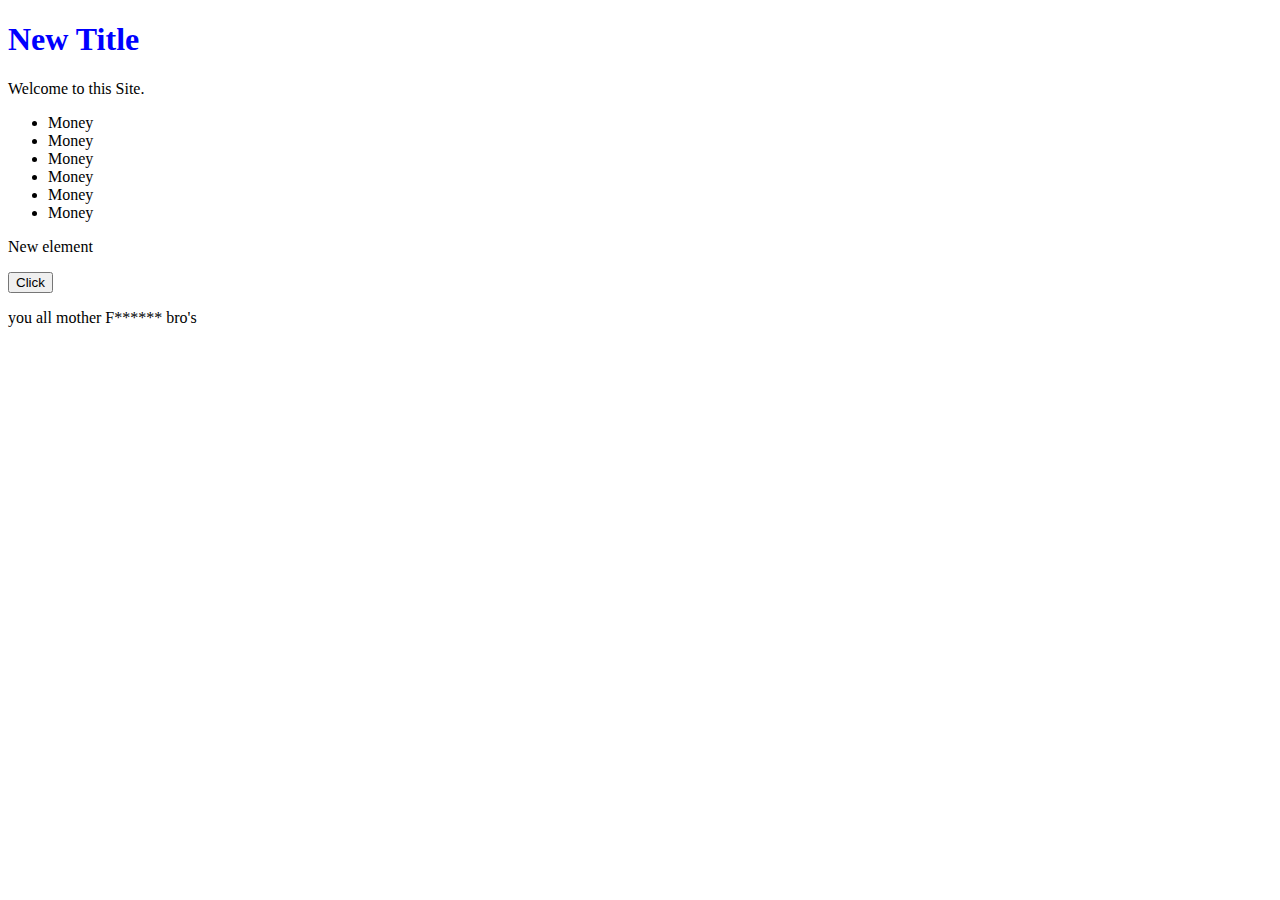
<file: index.html>
<!DOCTYPE html>
<html lang="en">
<head>
    <meta charset="UTF-8">
    <meta name="viewport" content="width=device-width, initial-scale=1.0">
    <title>MY Page</title>
</head>
<body>
    <h1 id="main-title">Original Title</h1>
    <p>Welcome to this Site.</p>
    <div>
        <ul>
<li>Money</li>
<li>Money</li>
<li>Money</li>
<li>Money</li>
<li>Money</li>
<li>Money</li>
        </ul>
             <p>New element</p>
          <button id="btn1">Click </button>
    </div> 
    <script>
        const mainHeading = document.querySelector("#main-title");
        mainHeading.textContent = "New Title";
        mainHeading.style.color = "blue";
        mainHeading.classList.add("Highlight");

        const newEl = document.createElement("p");
        document.body.appendChild(newEl);
        newEl.textContent = "you all mother F****** bro's";

        const button = document.querySelector("button");
        button.addEventListener("click", () =>{
            console.log("Button was Clicked");
            alert("Button was clicked");
        })
    </script>
</body>
</html>
</file>
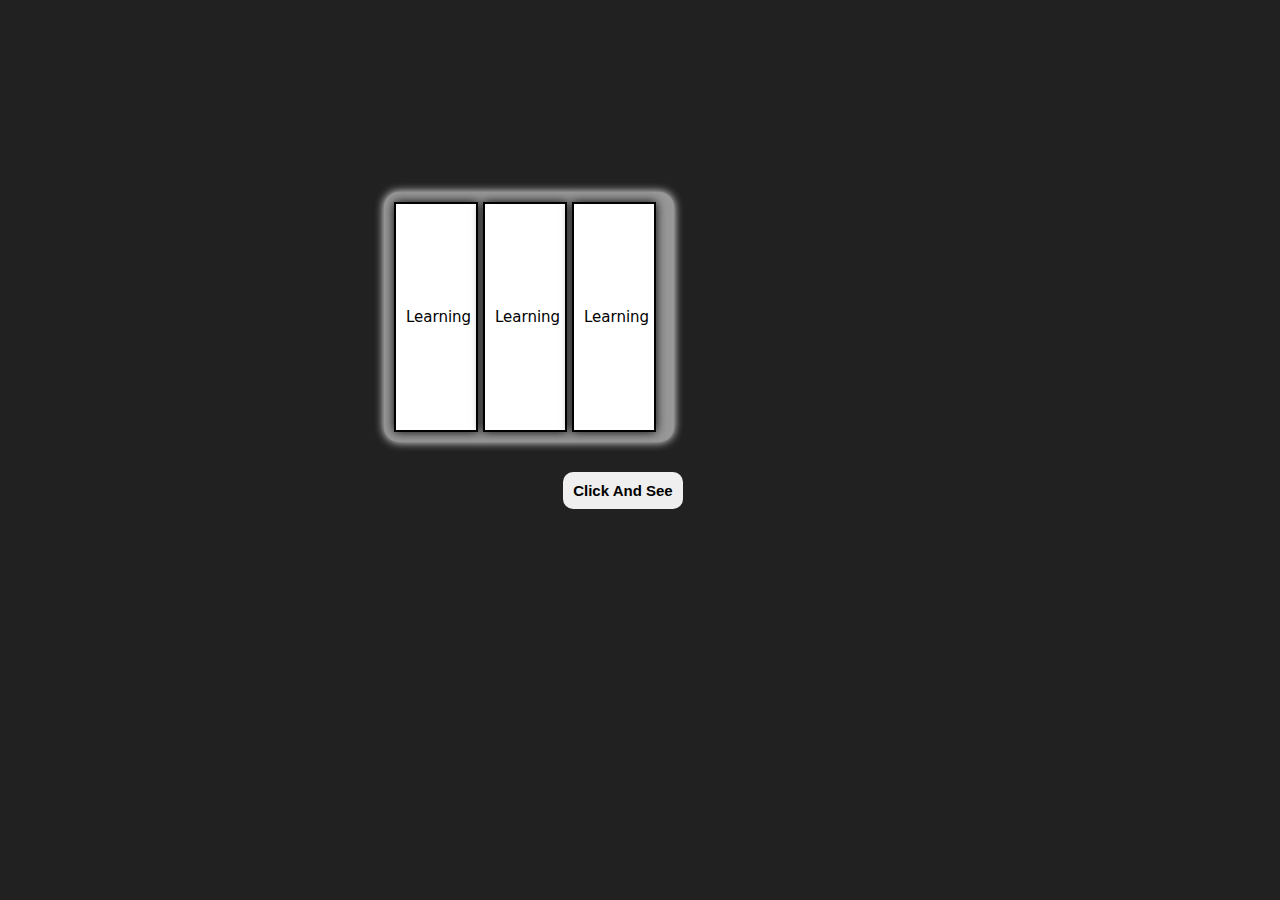
<file: divs behaviour/index.html>
<!DOCTYPE html>
<html lang="en">
<head>
    <link rel="stylesheet" href="styl.css">
    <meta charset="UTF-8">
    <meta name="viewport" content="width=device-width, initial-scale=1.0">
    <title>Document</title>
</head>
<body>
    <div class="container">
    <div class="card"><p>Learning</p></div>
    <div class="card"><p>Learning</p></div>
    <div class="card"><p>Learning</p></div>
    </div>
    <button id="btn">Click And See</button>
    <script>

     const button = document.querySelector('#btn');
      const colors = [' white', 'black', 'orangered', 'lightblue','gold','indigo','violet','green','grey','brown','grey','wheat'];
      let colorIndex = 0;

      button.addEventListener('click', function () {

        document.body.style.backgroundColor = colors[colorIndex];
        colorIndex = (colorIndex + 1) % colors.length;
      });
    
    </script>
</body>

</html>
</file>
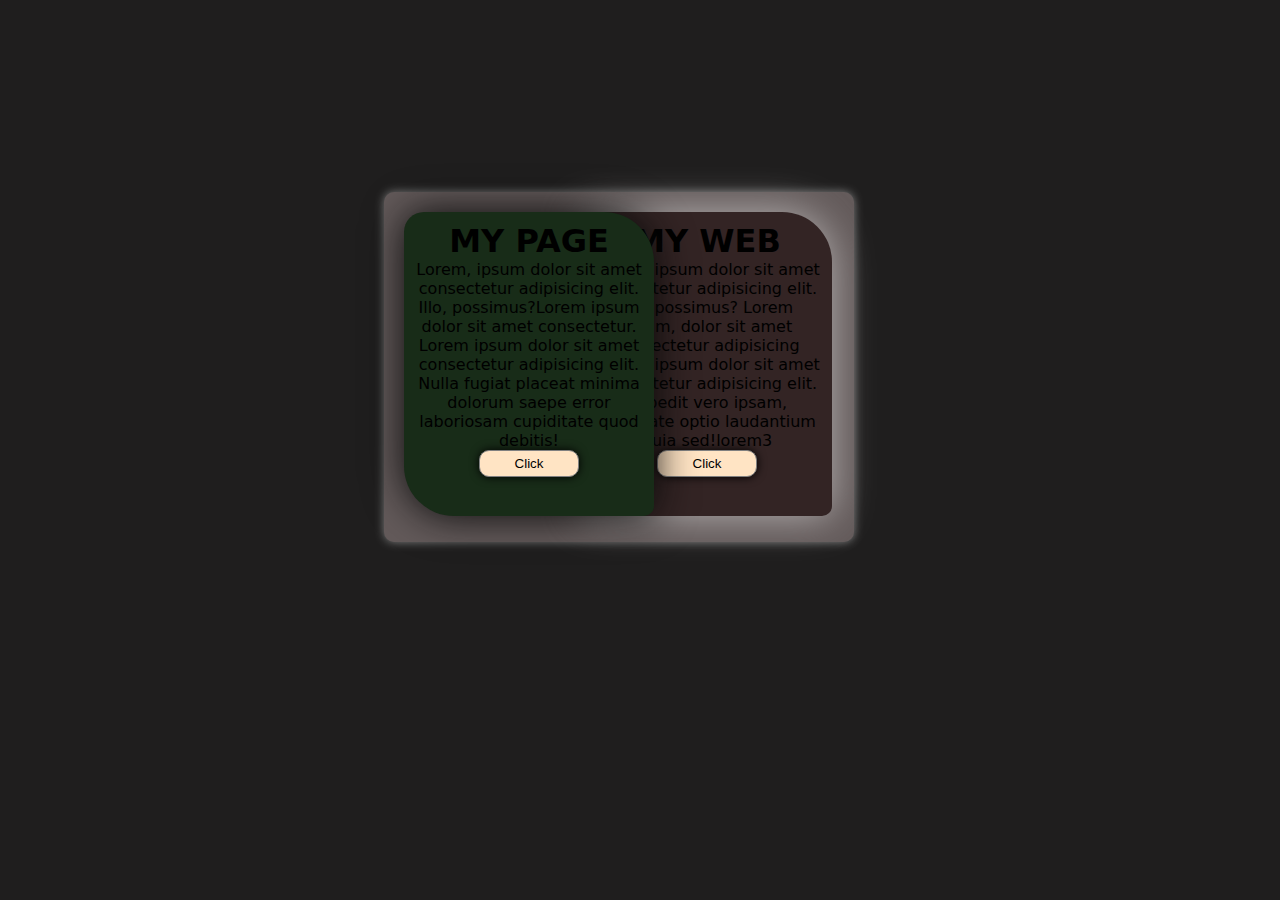
<file: order/index.html>
<!DOCTYPE html>
<html lang="en">
<head>
    <link rel="stylesheet" href="style.css">
    <meta charset="UTF-8">
    <meta name="viewport" content="width=device-width, initial-scale=1.0">
    <title>Document</title>
</head>
<body>
    <div class="container">
 <div class="div1">
    <h1>MY PAGE</h1>
<p>Lorem, ipsum dolor sit amet consectetur adipisicing elit. Illo, possimus?Lorem ipsum dolor sit amet consectetur. Lorem ipsum dolor sit amet consectetur adipisicing elit. Nulla fugiat placeat minima dolorum saepe error laboriosam cupiditate quod debitis!

</p>
 <button>Click</button>
 </div>
 <div class="div2">
     <h1>MY WEB</h1>
<p>Lorem, ipsum dolor sit amet consectetur adipisicing elit. Illo, possimus? Lorem ipsum, dolor sit amet consectetur adipisicing Lorem, ipsum dolor sit amet consectetur adipisicing elit. Impedit vero ipsam, voluptate optio laudantium quia sed!lorem3

</p>
 <button>Click</button>
</div>
    </div>
</body>
</html>
</file>
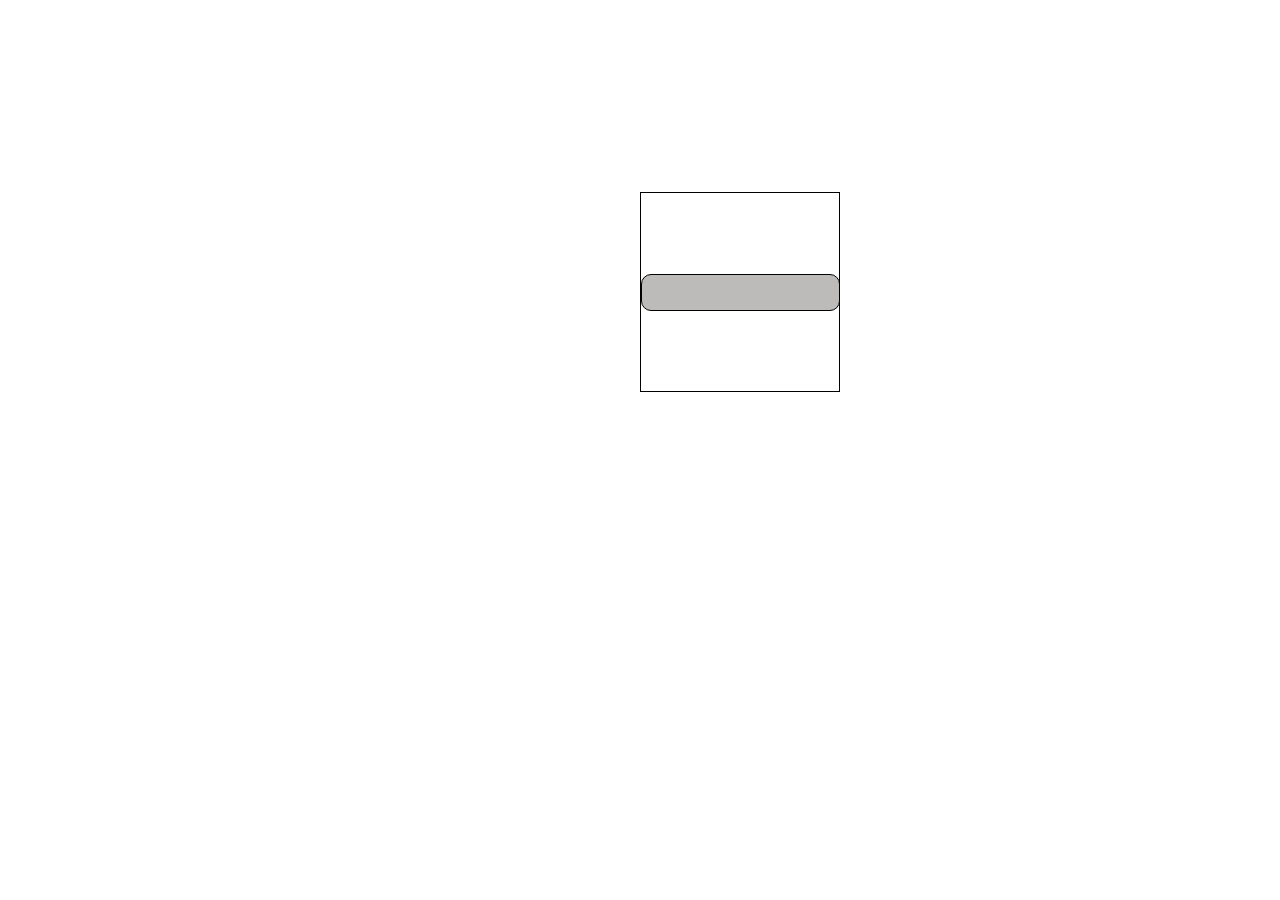
<file: properlistener/index.html>
<!DOCTYPE html>
<html lang="en">
<head>
    <meta charset="UTF-8">
    <meta name="viewport" content="width=device-width, initial-scale=1.0">
    <link rel="stylesheet" href="style.css">
    <title>Document</title>
</head>
<body>
    <div class="box">
        <input type="text">
        
    </div>
 
    <script>
        let box = document.querySelector(".box");
        let input = document.querySelector("input");
        input.addEventListener("input", () =>{
            box.style.backgroundColor = input.value;
        });
         
    </script>
</body>
</html>
</file>
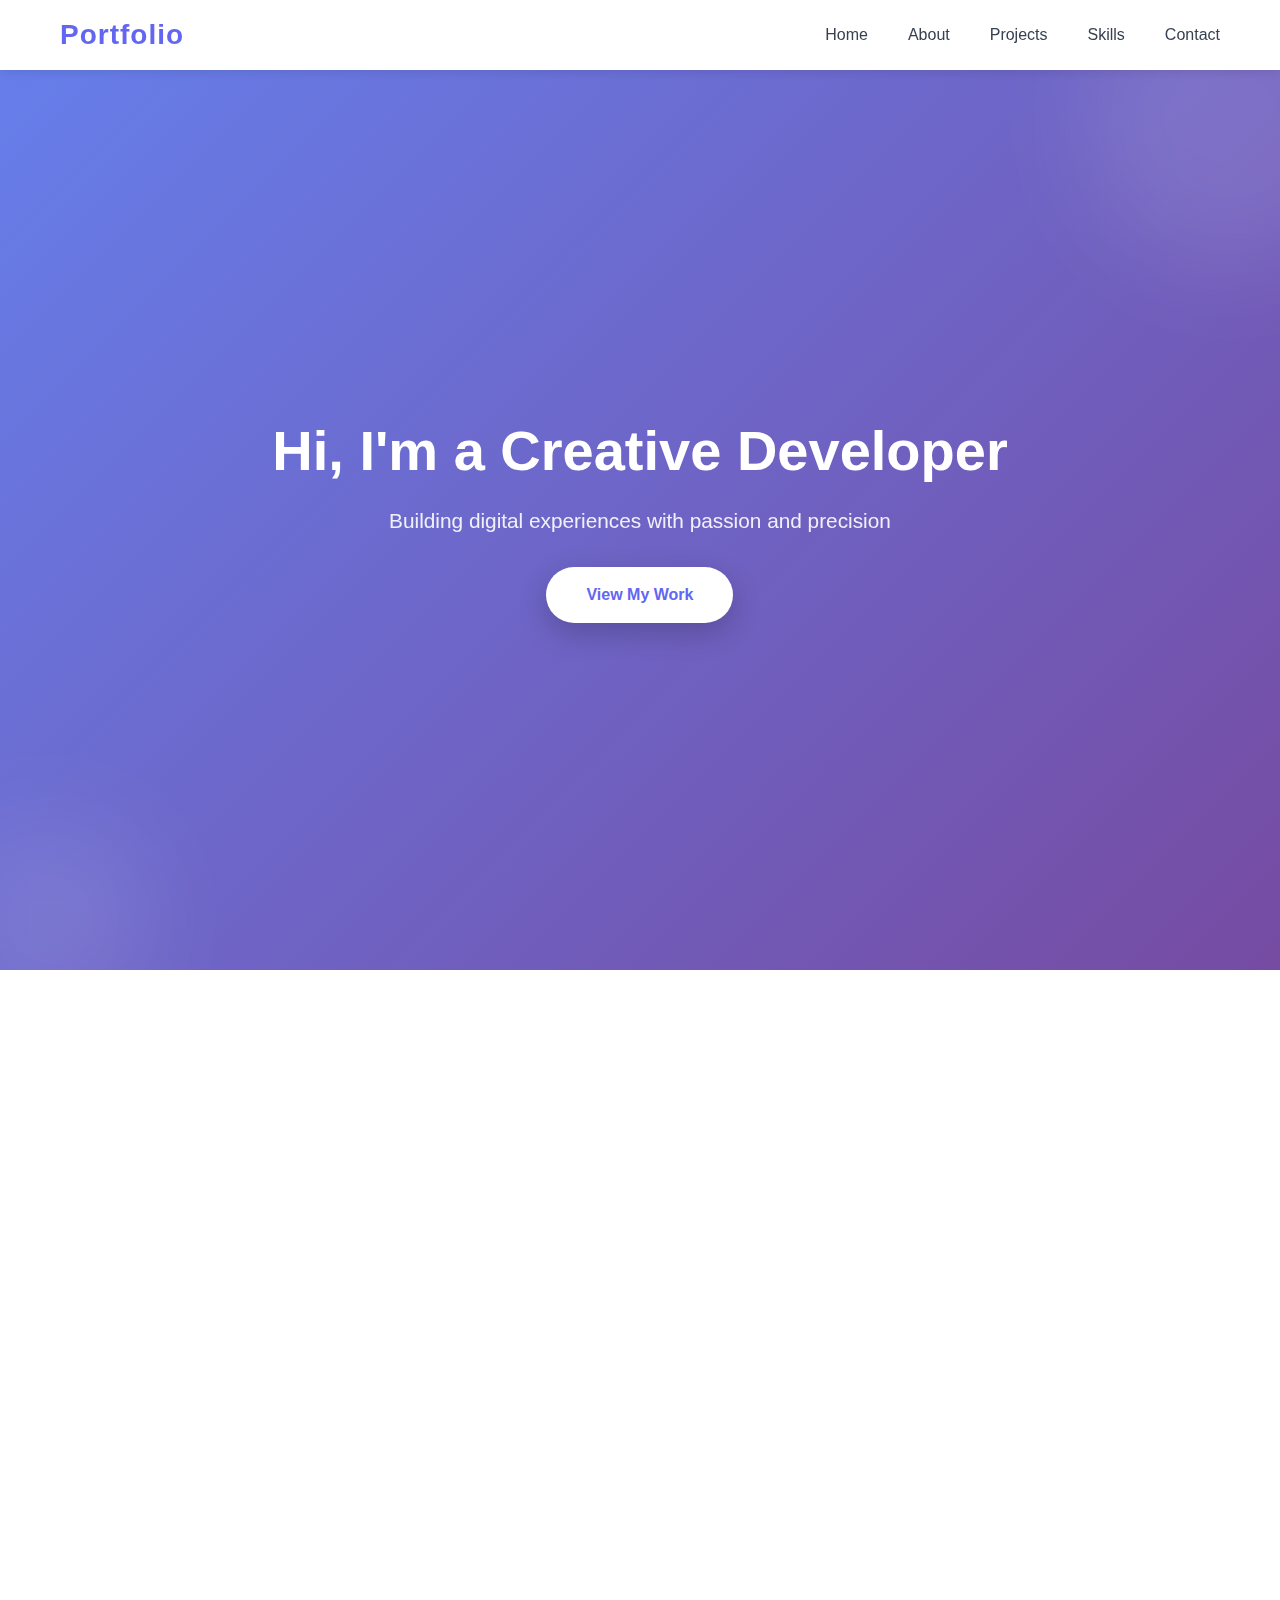
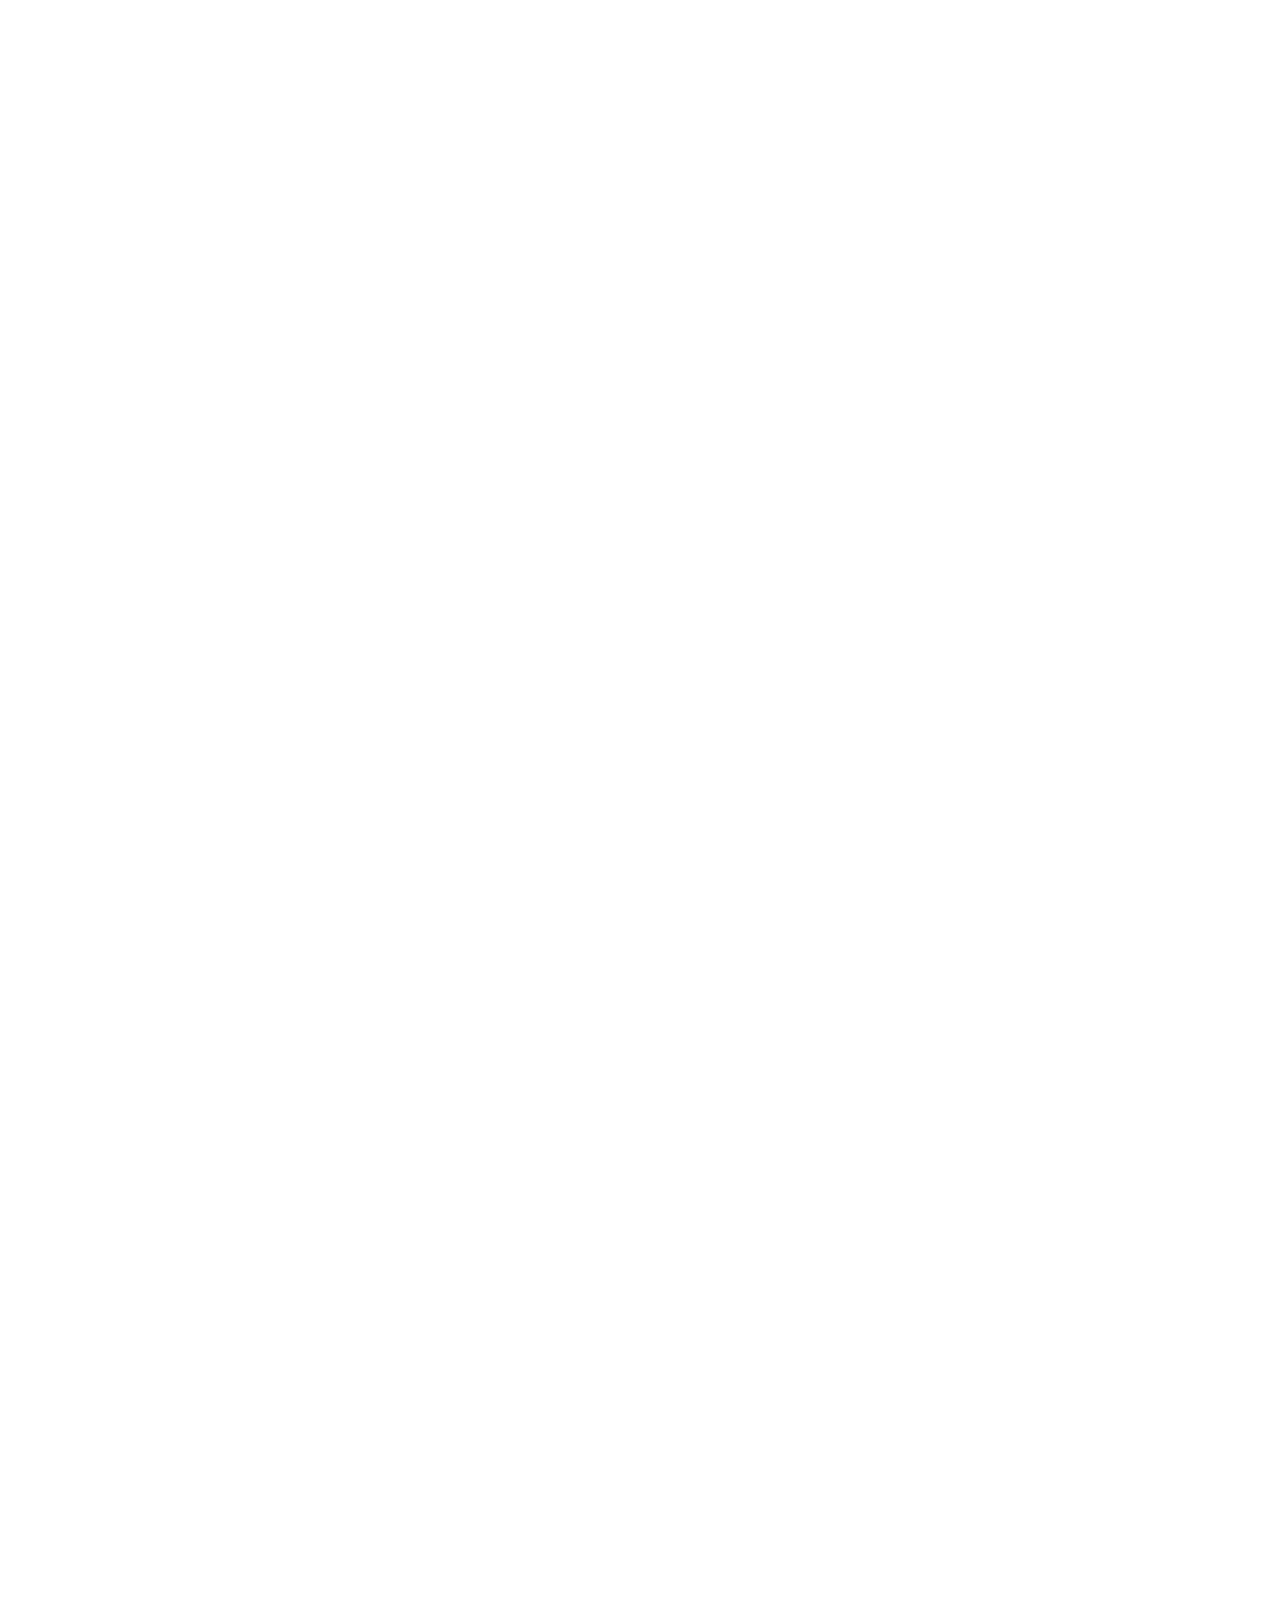
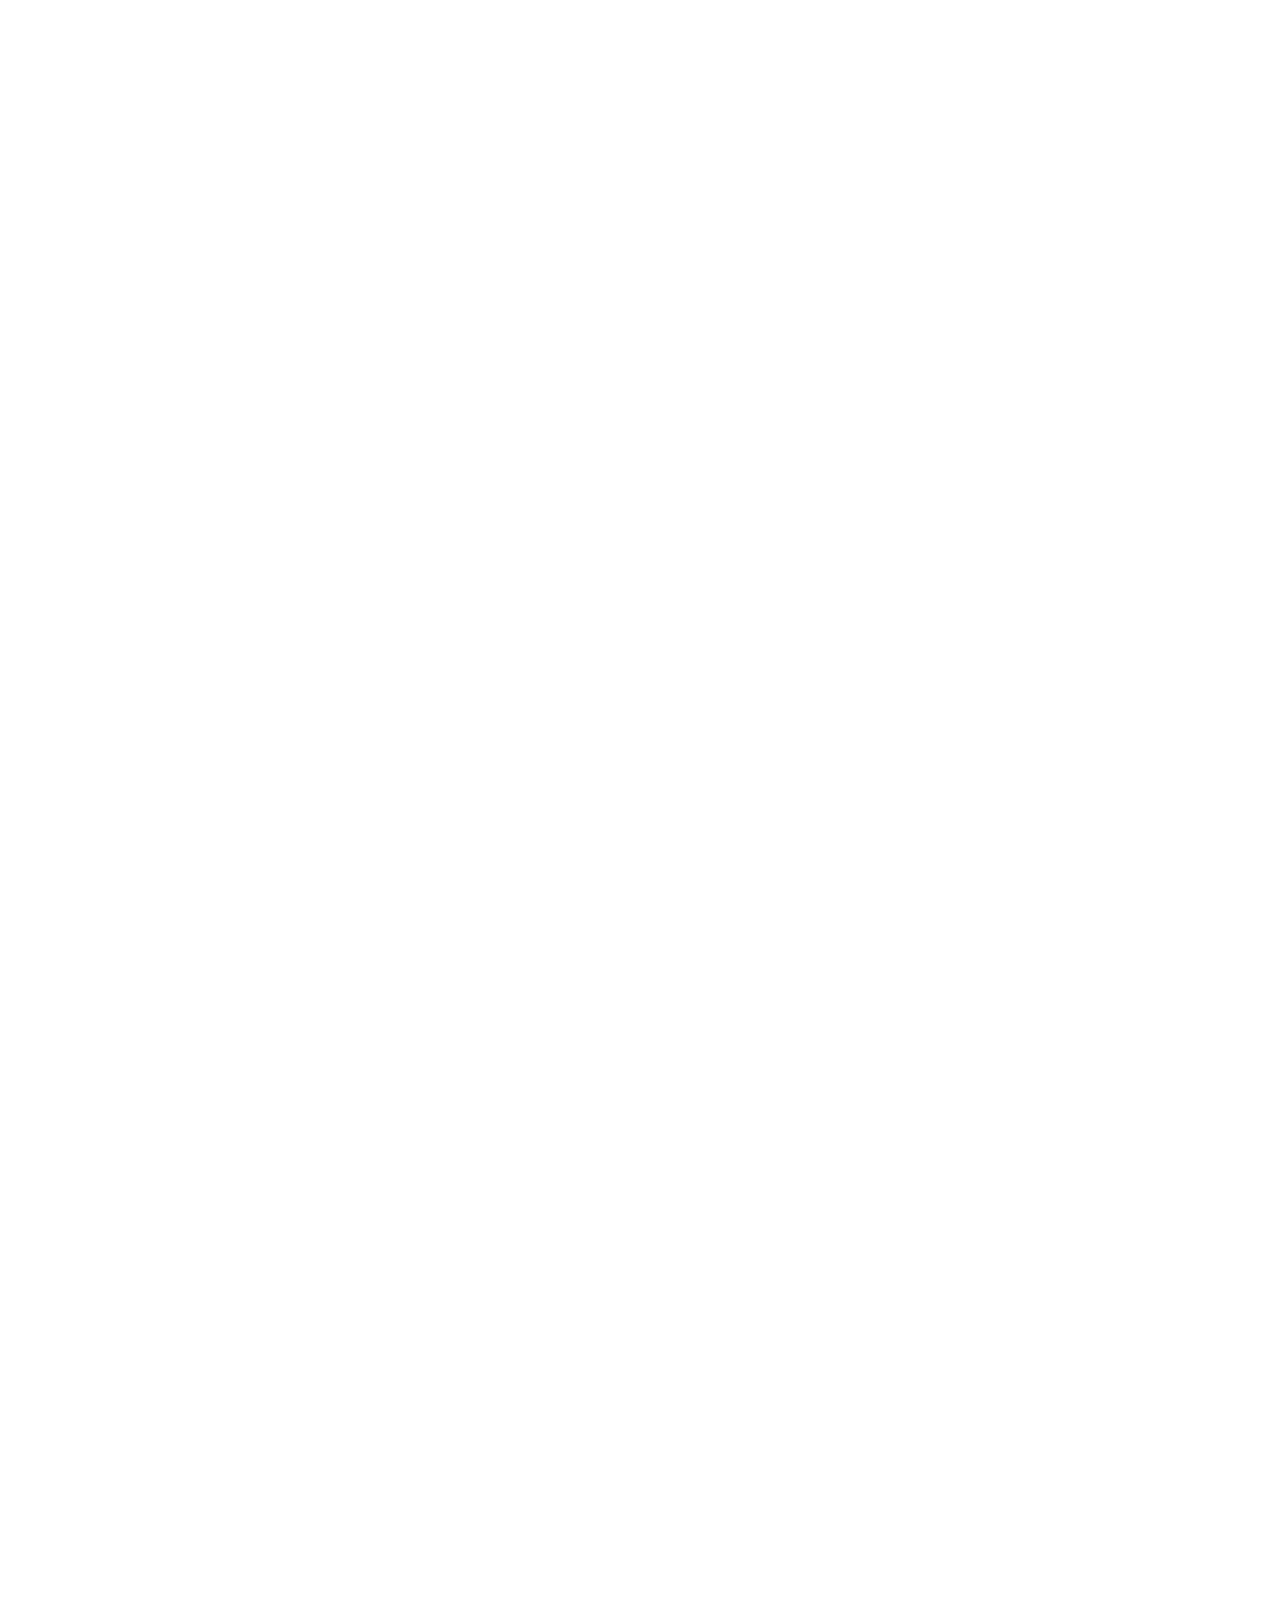
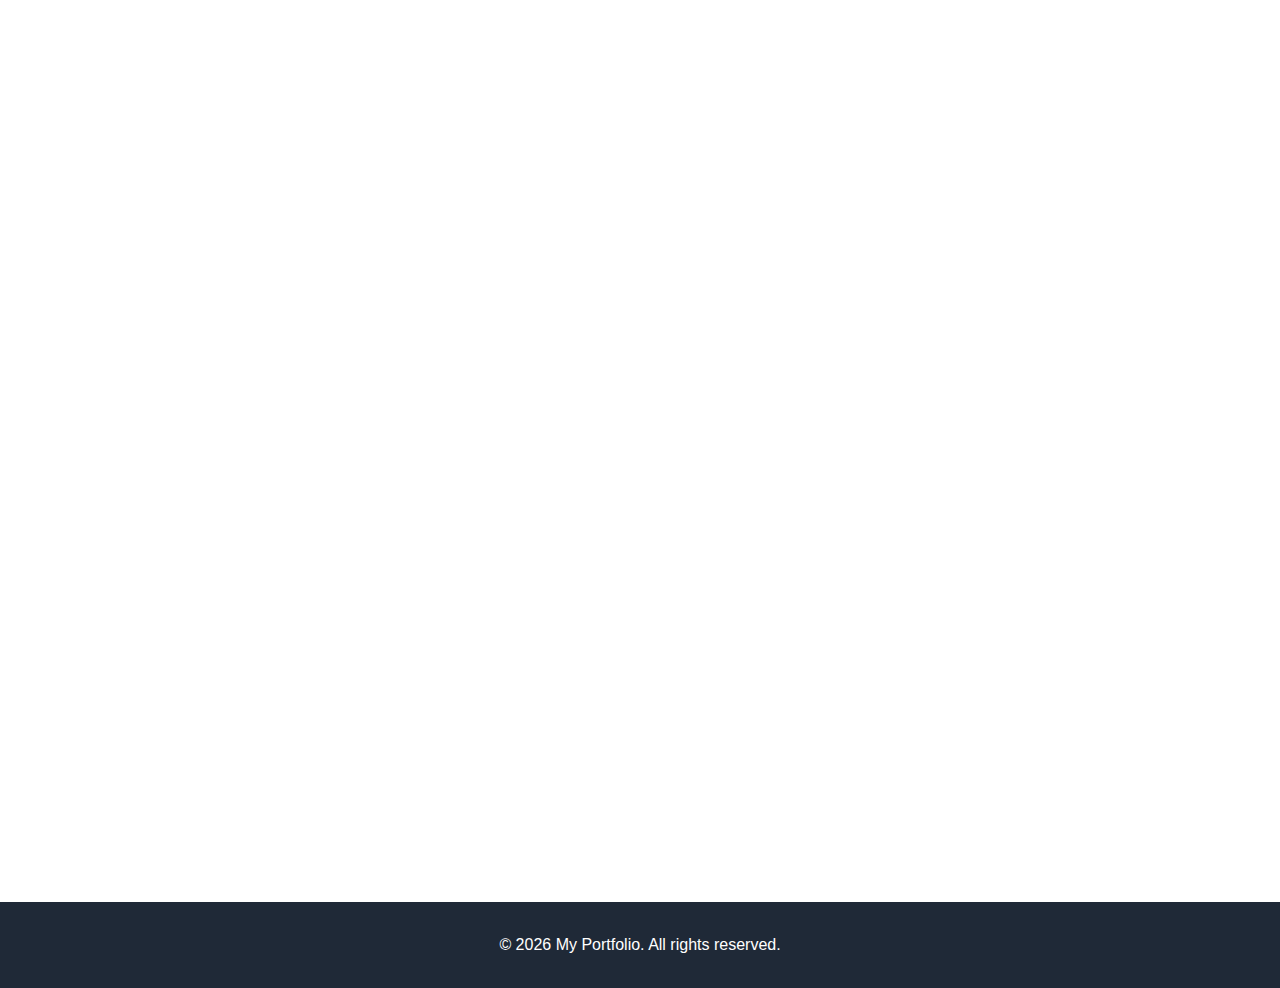
<file: template2/index.html>
<!DOCTYPE html>
<html lang="en">
<head>
    <meta charset="UTF-8">
    <meta name="viewport" content="width=device-width, initial-scale=1.0">
    <title>Professional Portfolio</title>
    <link rel="stylesheet" href="styles.css">
    <link rel="stylesheet" href="https://cdnjs.cloudflare.com/ajax/libs/font-awesome/6.4.0/css/all.min.css">
</head>
<body>
 
    <nav class="navbar">
        <div class="nav-container">
            <div class="nav-logo">Portfolio</div>
            <ul class="nav-menu" id="navMenu">
                <li class="nav-item"><a href="#home" class="nav-link">Home</a></li>
                <li class="nav-item"><a href="#about" class="nav-link">About</a></li>
                <li class="nav-item"><a href="#projects" class="nav-link">Projects</a></li>
                <li class="nav-item"><a href="#skills" class="nav-link">Skills</a></li>
                <li class="nav-item"><a href="#contact" class="nav-link">Contact</a></li>
            </ul>
            <div class="hamburger" id="hamburger">
                <span></span>
                <span></span>
                <span></span>
            </div>
        </div>
    </nav>

 
    <section id="home" class="hero">
        <div class="hero-content">
            <h1 class="hero-title">Hi, I'm a Creative Developer</h1>
            <p class="hero-subtitle">Building digital experiences with passion and precision</p>
            <a href="#projects" class="cta-button">View My Work</a>
        </div>
        <div class="hero-background">
            <div class="blob blob-1"></div>
            <div class="blob blob-2"></div>
        </div>
    </section>

 
    <section id="about" class="about">
        <div class="container">
            <h2 class="section-title">About Me</h2>
            <div class="about-content">
                <div class="about-text">
                    <p>I'm a passionate developer with over 5 years of experience creating beautiful and functional web applications. I specialize in front-end development and user interface design.</p>
                    <p>My journey in tech started with curiosity and has evolved into a career where I solve complex problems and create intuitive user experiences. I'm committed to continuous learning and staying updated with the latest technologies.</p>
                    <div class="about-stats">
                        <div class="stat">
                            <h3>50+</h3>
                            <p>Projects Completed</p>
                        </div>
                        <div class="stat">
                            <h3>30+</h3>
                            <p>Happy Clients</p>
                        </div>
                        <div class="stat">
                            <h3>5+</h3>
                            <p>Years Experience</p>
                        </div>
                    </div>
                </div>
                <div class="about-image">
                    <div class="profile-placeholder">
                        <i class="fas fa-user"></i>
                    </div>
                </div>
            </div>
        </div>
    </section>

 
    <section id="services" class="services">
        <div class="container">
            <h2 class="section-title">My Services</h2>
            <div class="services-grid">
                <div class="service-card">
                    <div class="service-icon">
                        <i class="fas fa-code"></i>
                    </div>
                    <h3>Web Development</h3>
                    <p>Custom websites and web applications built with modern technologies and best practices.</p>
                    <ul class="service-features">
                        <li>Responsive Design</li>
                        <li>SEO Optimized</li>
                        <li>Fast Performance</li>
                    </ul>
                </div>
                <div class="service-card">
                    <div class="service-icon">
                        <i class="fas fa-mobile-alt"></i>
                    </div>
                    <h3>Mobile Apps</h3>
                    <p>Native and cross-platform mobile applications for iOS and Android devices.</p>
                    <ul class="service-features">
                        <li>React Native</li>
                        <li>Flutter</li>
                        <li>UI/UX Design</li>
                    </ul>
                </div>
                <div class="service-card">
                    <div class="service-icon">
                        <i class="fas fa-paint-brush"></i>
                    </div>
                    <h3>UI/UX Design</h3>
                    <p>Beautiful and intuitive user interfaces that enhance user experience.</p>
                    <ul class="service-features">
                        <li>Wireframing</li>
                        <li>Prototyping</li>
                        <li>User Research</li>
                    </ul>
                </div>
                <div class="service-card">
                    <div class="service-icon">
                        <i class="fas fa-server"></i>
                    </div>
                    <h3>Backend Development</h3>
                    <p>Robust server-side solutions with databases and API integrations.</p>
                    <ul class="service-features">
                        <li>RESTful APIs</li>
                        <li>Database Design</li>
                        <li>Cloud Services</li>
                    </ul>
                </div>
            </div>
        </div>
    </section>

  
    <section id="projects" class="projects">
        <div class="container">
            <h2 class="section-title">Featured Projects</h2>
            <div class="filter-buttons">
                <button class="filter-btn active" data-filter="all">All</button>
                <button class="filter-btn" data-filter="web">Web Apps</button>
                <button class="filter-btn" data-filter="design">Design</button>
                <button class="filter-btn" data-filter="mobile">Mobile</button>
            </div>
            <div class="projects-grid" id="projectsGrid">
              
            </div>
        </div>
    </section>


    <section id="skills" class="skills">
        <div class="container">
            <h2 class="section-title">Skills & Technologies</h2>
            <div class="skills-grid">
                <div class="skill-category">
                    <h3>Frontend</h3>
                    <div class="skill-list">
                        <span class="skill-tag">HTML5</span>
                        <span class="skill-tag">CSS3</span>
                        <span class="skill-tag">JavaScript</span>
                        <span class="skill-tag">React</span>
                        <span class="skill-tag">Vue.js</span>
                    </div>
                </div>
                <div class="skill-category">
                    <h3>Backend</h3>
                    <div class="skill-list">
                        <span class="skill-tag">Node.js</span>
                        <span class="skill-tag">Python</span>
                        <span class="skill-tag">MongoDB</span>
                        <span class="skill-tag">PostgreSQL</span>
                        <span class="skill-tag">Firebase</span>
                    </div>
                </div>
                <div class="skill-category">
                    <h3>Tools & Others</h3>
                    <div class="skill-list">
                        <span class="skill-tag">Git</span>
                        <span class="skill-tag">Docker</span>
                        <span class="skill-tag">AWS</span>
                        <span class="skill-tag">Figma</span>
                        <span class="skill-tag">UI/UX Design</span>
                    </div>
                </div>
            </div>
        </div>
    </section>

  
    <section id="contact" class="contact">
        <div class="container">
            <h2 class="section-title">Talk To Us</h2>
            <div class="contact-content">
                <div class="contact-info">
                    <div class="info-item">
                        <i class="fas fa-envelope"></i>
                        <div>
                            <h4>Email</h4>
                            <p>roschebori14@gmail.com</p>
                        </div>
                    </div>
                    <div class="info-item">
                        <i class="fas fa-phone"></i>
                        <div>
                            <h4>Phone</h4>
                            <p>+237-659188549</p>
                        </div>
                    </div>
                    <div class="info-item">
                        <i class="fas fa-map-marker-alt"></i>
                        <div>
                            <h4>Location</h4>
                            <p>Worldwide</p>
                        </div>
                    </div>
                </div>
                <form class="contact-form" id="contactForm">
                    <div class="form-group">
                        <input type="text" placeholder="Your Name" required>
                    </div>
                    <div class="form-group">
                        <input type="email" placeholder="Your Email" required>
                    </div>
                    <div class="form-group">
                        <textarea placeholder="Your Message" rows="5" required></textarea>
                    </div>
                    <button type="submit" class="submit-btn">Send Message</button>
                </form>
            </div>
            <div class="social-links">
                <a href="https://github.com/roschebori14/Rosch-Ebori" class="social-link" title="GitHub"><i class="fab fa-github"></i></a>
                <a href="https://www.linkedin.com/posts/rosch-ebori_samsung-iphone-ugcPost-7426592667234390017-mv9h" class="social-link" title="LinkedIn"><i class="fab fa-linkedin"></i></a>
                <a href="https://x.com/RoschEbori" class="social-link" title="Twitter"><i class="fab fa-twitter"></i></a>
                <a href="https://www.instagram.com/rg_rosch01/" class="social-link" title="Instagram"><i class="fab fa-instagram"></i></a>
            </div>
        </div>
    </section>

  
    <footer class="footer">
        <div class="container">
            <p>&copy; 2026 My Portfolio. All rights reserved.</p>
        </div>
    </footer>

 
    <button class="back-to-top" id="backToTop" title="Go to top">
        <i class="fas fa-arrow-up"></i>
    </button>

   
    <div class="toast" id="toast"></div>

    <script src="script.js"></script>
</body>
</html>
</file>
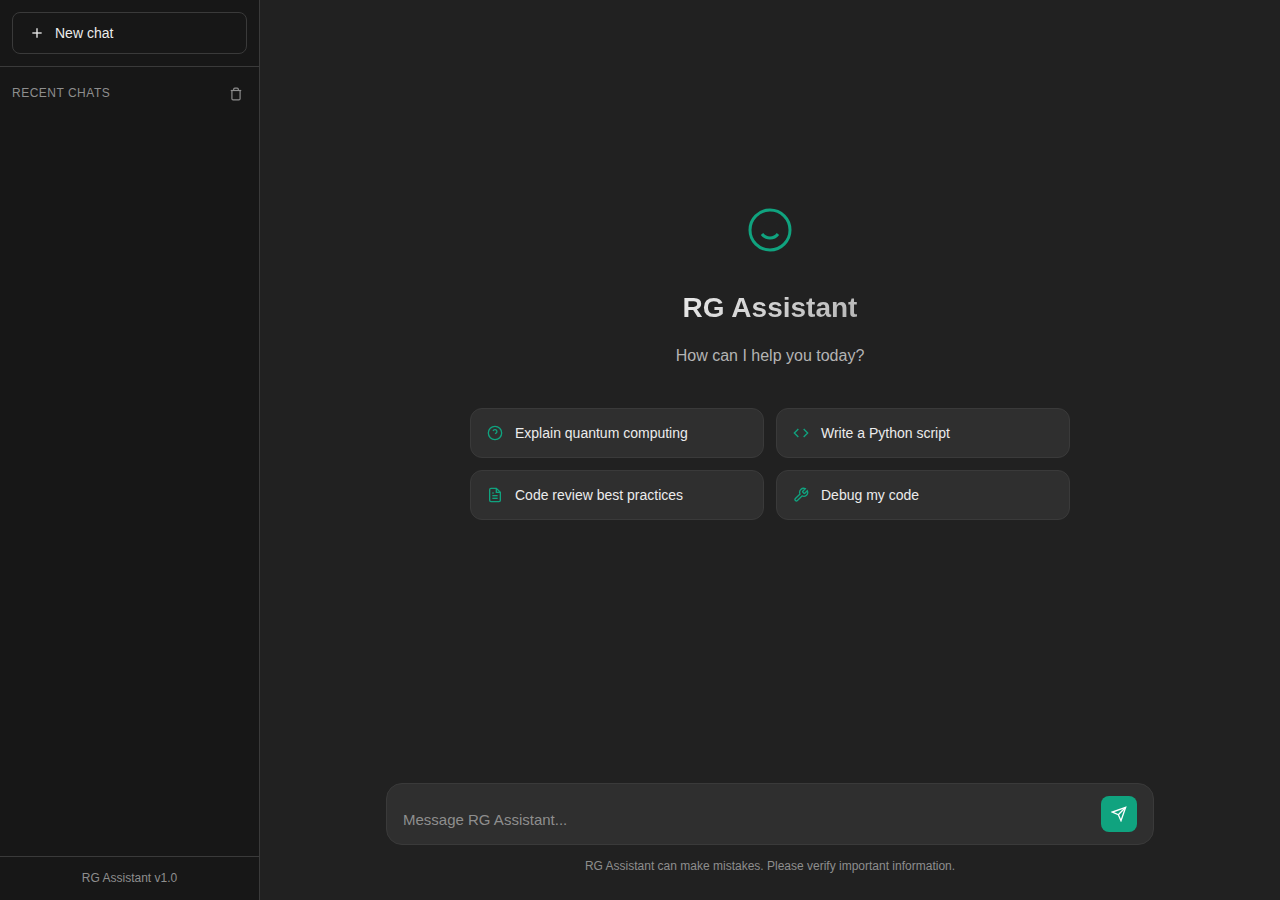
<file: template6 (RG Asssitant)/index.html>
<!DOCTYPE html>
<html lang="en">
<head>
    <meta charset="UTF-8">
    <meta name="viewport" content="width=device-width, initial-scale=1.0">
    <title>RG Assistant</title>
    <link rel="stylesheet" href="style.css">
    <link rel="icon" href="favicon.svg" type="image/svg+xml">
</head>
<body>
    <div class="app-container">
        <aside class="sidebar">
            <div class="sidebar-header">
                <button class="new-chat-btn" id="newChatBtn">
                    <svg width="16" height="16" viewBox="0 0 24 24" fill="none" stroke="currentColor" stroke-width="2">
                        <line x1="12" y1="5" x2="12" y2="19"></line>
                        <line x1="5" y1="12" x2="19" y2="12"></line>
                    </svg>
                    New chat
                </button>
            </div>
            <div class="sidebar-content">
                <div class="chat-history-header">
                    <span>Recent chats</span>
                    <button class="clear-all-btn" id="clearAllBtn" title="Clear all chats">
                        <svg width="14" height="14" viewBox="0 0 24 24" fill="none" stroke="currentColor" stroke-width="2">
                            <polyline points="3 6 5 6 21 6"></polyline>
                            <path d="M19 6v14a2 2 0 0 1-2 2H7a2 2 0 0 1-2-2V6m3 0V4a2 2 0 0 1 2-2h4a2 2 0 0 1 2 2v2"></path>
                        </svg>
                    </button>
                </div>
                <div class="chat-history" id="chatHistory"></div>
            </div>
            <div class="sidebar-footer">
                <span class="version">RG Assistant v1.0</span>
            </div>
        </aside>

        <main class="main-content">
            <div class="chat-header" id="chatHeader">
                <span class="chat-title" id="chatTitle">New Chat</span>
                <div class="chat-actions">
                    <button class="chat-action-btn" id="renameChatBtn" title="Rename chat">
                        <svg width="16" height="16" viewBox="0 0 24 24" fill="none" stroke="currentColor" stroke-width="2">
                            <path d="M11 4H4a2 2 0 0 0-2 2v14a2 2 0 0 0 2 2h14a2 2 0 0 0 2-2v-7"></path>
                            <path d="M18.5 2.5a2.121 2.121 0 0 1 3 3L12 15l-4 1 1-4 9.5-9.5z"></path>
                        </svg>
                    </button>
                    <button class="chat-action-btn delete-chat-btn" id="deleteChatBtn" title="Delete chat">
                        <svg width="16" height="16" viewBox="0 0 24 24" fill="none" stroke="currentColor" stroke-width="2">
                            <polyline points="3 6 5 6 21 6"></polyline>
                            <path d="M19 6v14a2 2 0 0 1-2 2H7a2 2 0 0 1-2-2V6m3 0V4a2 2 0 0 1 2-2h4a2 2 0 0 1 2 2v2"></path>
                        </svg>
                    </button>
                </div>
            </div>
            <div class="chat-container" id="chatContainer">
                <div class="welcome-screen" id="welcomeScreen">
                    <div class="welcome-logo">
                        <svg width="48" height="48" viewBox="0 0 24 24" fill="none" stroke="currentColor" stroke-width="1.5">
                            <circle cx="12" cy="12" r="10"></circle>
                            <path d="M8 14s1.5 2 4 2 4-2 4-2"></path>
                            <line x1="9" y1="9" x2="9.01" y2="9"></line>
                            <line x1="15" y1="9" x2="15.01" y2="9"></line>
                        </svg>
                    </div>
                    <h1>RG Assistant</h1>
                    <p>How can I help you today?</p>
                    <div class="suggestion-cards">
                        <button class="suggestion-card" data-prompt="Explain quantum computing in simple terms">
                            <svg width="16" height="16" viewBox="0 0 24 24" fill="none" stroke="currentColor" stroke-width="2">
                                <circle cx="12" cy="12" r="10"></circle>
                                <path d="M9.09 9a3 3 0 0 1 5.83 1c0 2-3 3-3 3"></path>
                                <line x1="12" y1="17" x2="12.01" y2="17"></line>
                            </svg>
                            <span>Explain quantum computing</span>
                        </button>
                        <button class="suggestion-card" data-prompt="Write a Python script to scrape a website">
                            <svg width="16" height="16" viewBox="0 0 24 24" fill="none" stroke="currentColor" stroke-width="2">
                                <polyline points="16 18 22 12 16 6"></polyline>
                                <polyline points="8 6 2 12 8 18"></polyline>
                            </svg>
                            <span>Write a Python script</span>
                        </button>
                        <button class="suggestion-card" data-prompt="What are the best practices for code review?">
                            <svg width="16" height="16" viewBox="0 0 24 24" fill="none" stroke="currentColor" stroke-width="2">
                                <path d="M14 2H6a2 2 0 0 0-2 2v16a2 2 0 0 0 2 2h12a2 2 0 0 0 2-2V8z"></path>
                                <polyline points="14 2 14 8 20 8"></polyline>
                                <line x1="16" y1="13" x2="8" y2="13"></line>
                                <line x1="16" y1="17" x2="8" y2="17"></line>
                                <polyline points="10 9 9 9 8 9"></polyline>
                            </svg>
                            <span>Code review best practices</span>
                        </button>
                        <button class="suggestion-card" data-prompt="Help me debug this code">
                            <svg width="16" height="16" viewBox="0 0 24 24" fill="none" stroke="currentColor" stroke-width="2">
                                <path d="M14.7 6.3a1 1 0 0 0 0 1.4l1.6 1.6a1 1 0 0 0 1.4 0l3.77-3.77a6 6 0 0 1-7.94 7.94l-6.91 6.91a2.12 2.12 0 0 1-3-3l6.91-6.91a6 6 0 0 1 7.94-7.94l-3.76 3.76z"></path>
                            </svg>
                            <span>Debug my code</span>
                        </button>
                    </div>
                </div>
                <div class="messages-container" id="messagesContainer"></div>
            </div>
            <div class="input-area">
                <div class="input-container">
                    <textarea 
                        class="message-input" 
                        id="messageInput" 
                        placeholder="Message RG Assistant..."
                        rows="1"
                    ></textarea>
                    <button class="send-btn" id="sendBtn">
                        <svg width="16" height="16" viewBox="0 0 24 24" fill="none" stroke="currentColor" stroke-width="2">
                            <line x1="22" y1="2" x2="11" y2="13"></line>
                            <polygon points="22 2 15 22 11 13 2 9 22 2"></polygon>
                        </svg>
                    </button>
                </div>
                <p class="input-footer">RG Assistant can make mistakes. Please verify important information.</p>
            </div>
        </main>

        <div class="modal" id="renameModal">
            <div class="modal-content">
                <div class="modal-header">
                    <h2>Rename Chat</h2>
                    <button class="close-modal" id="closeRenameModal">&times;</button>
                </div>
                <div class="modal-body">
                    <div class="setting-group">
                        <label for="chatName">Chat Name</label>
                        <input type="text" id="chatName" placeholder="Enter chat name">
                    </div>
                </div>
                <div class="modal-footer">
                    <button class="btn-secondary" id="cancelRename">Cancel</button>
                    <button class="btn-primary" id="saveRename">Save</button>
                </div>
            </div>
        </div>

        <div class="modal" id="confirmModal">
            <div class="modal-content">
                <div class="modal-header">
                    <h2 id="confirmTitle">Confirm</h2>
                    <button class="close-modal" id="closeConfirmModal">&times;</button>
                </div>
                <div class="modal-body">
                    <p id="confirmMessage">Are you sure?</p>
                </div>
                <div class="modal-footer">
                    <button class="btn-secondary" id="cancelConfirm">Cancel</button>
                    <button class="btn-danger" id="confirmAction">Delete</button>
                </div>
            </div>
        </div>
    </div>

    <script src="script.js"></script>
</body>
</html>
</file>
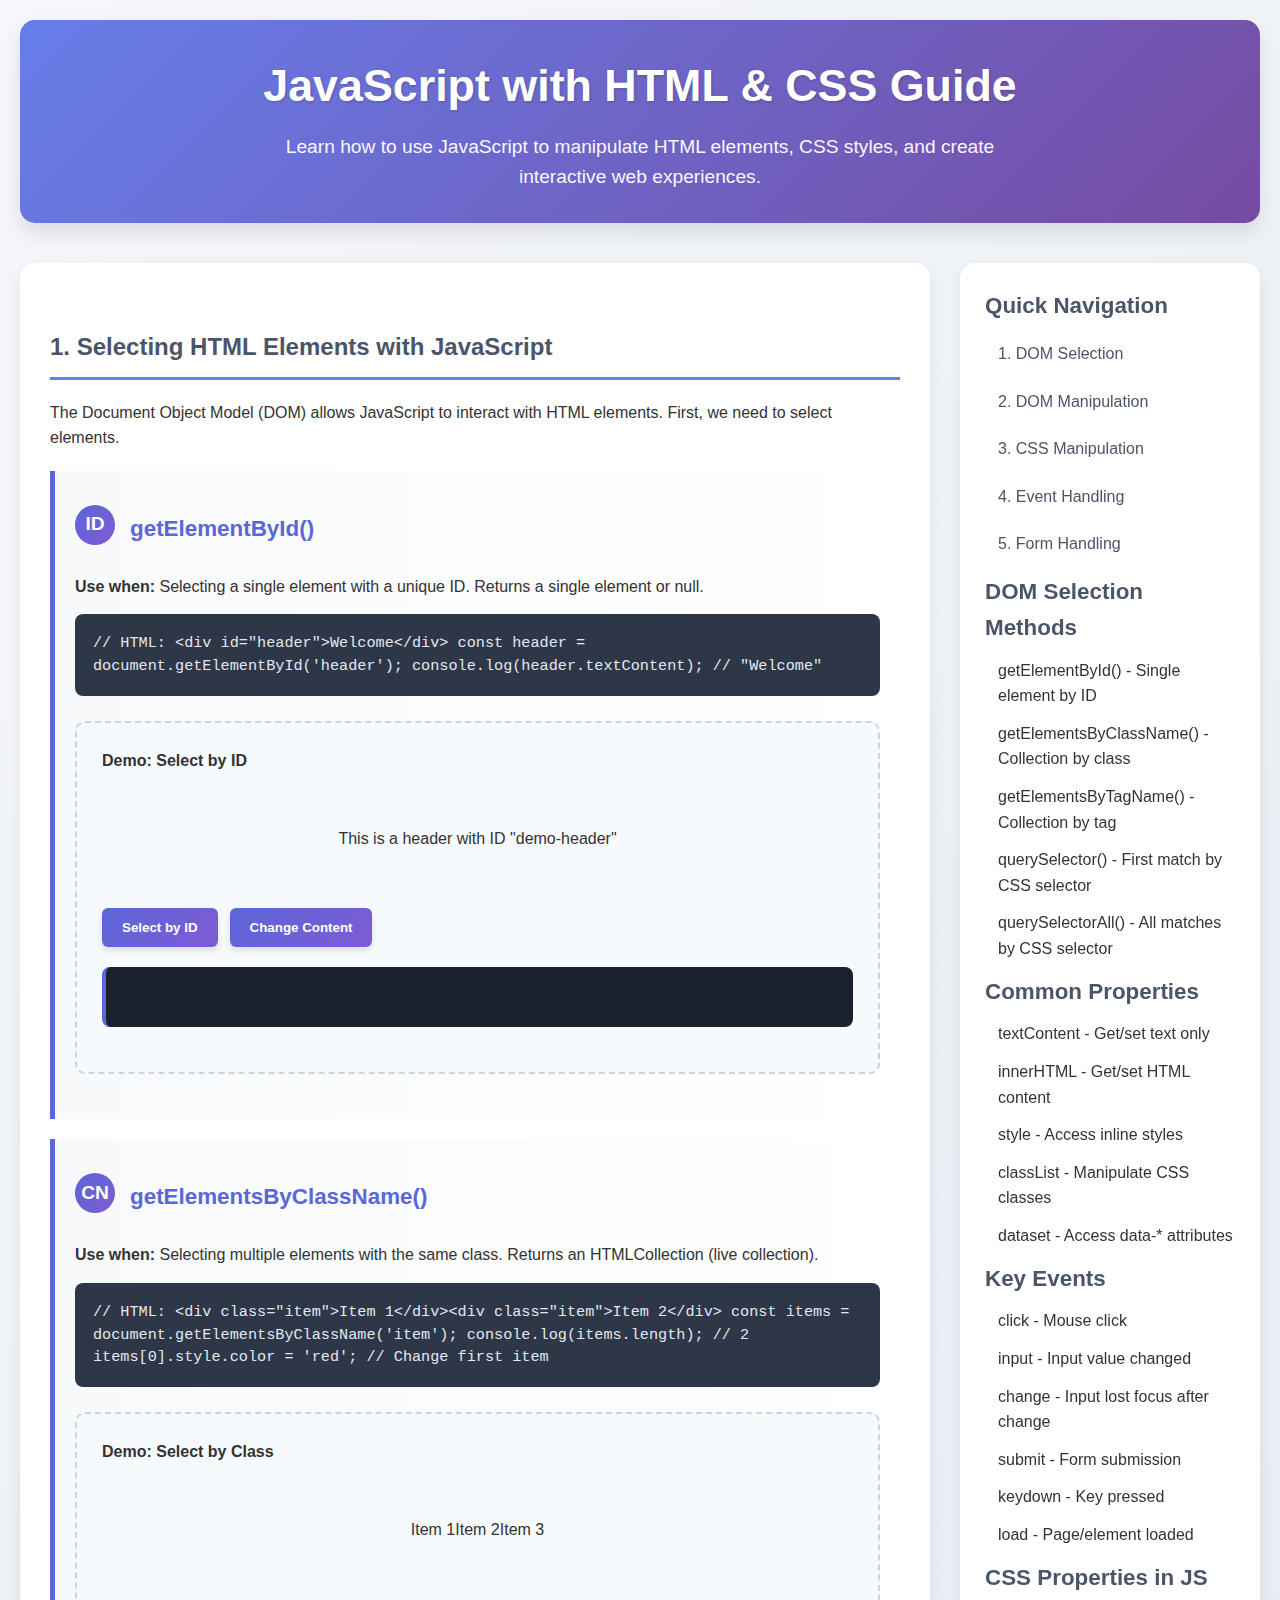
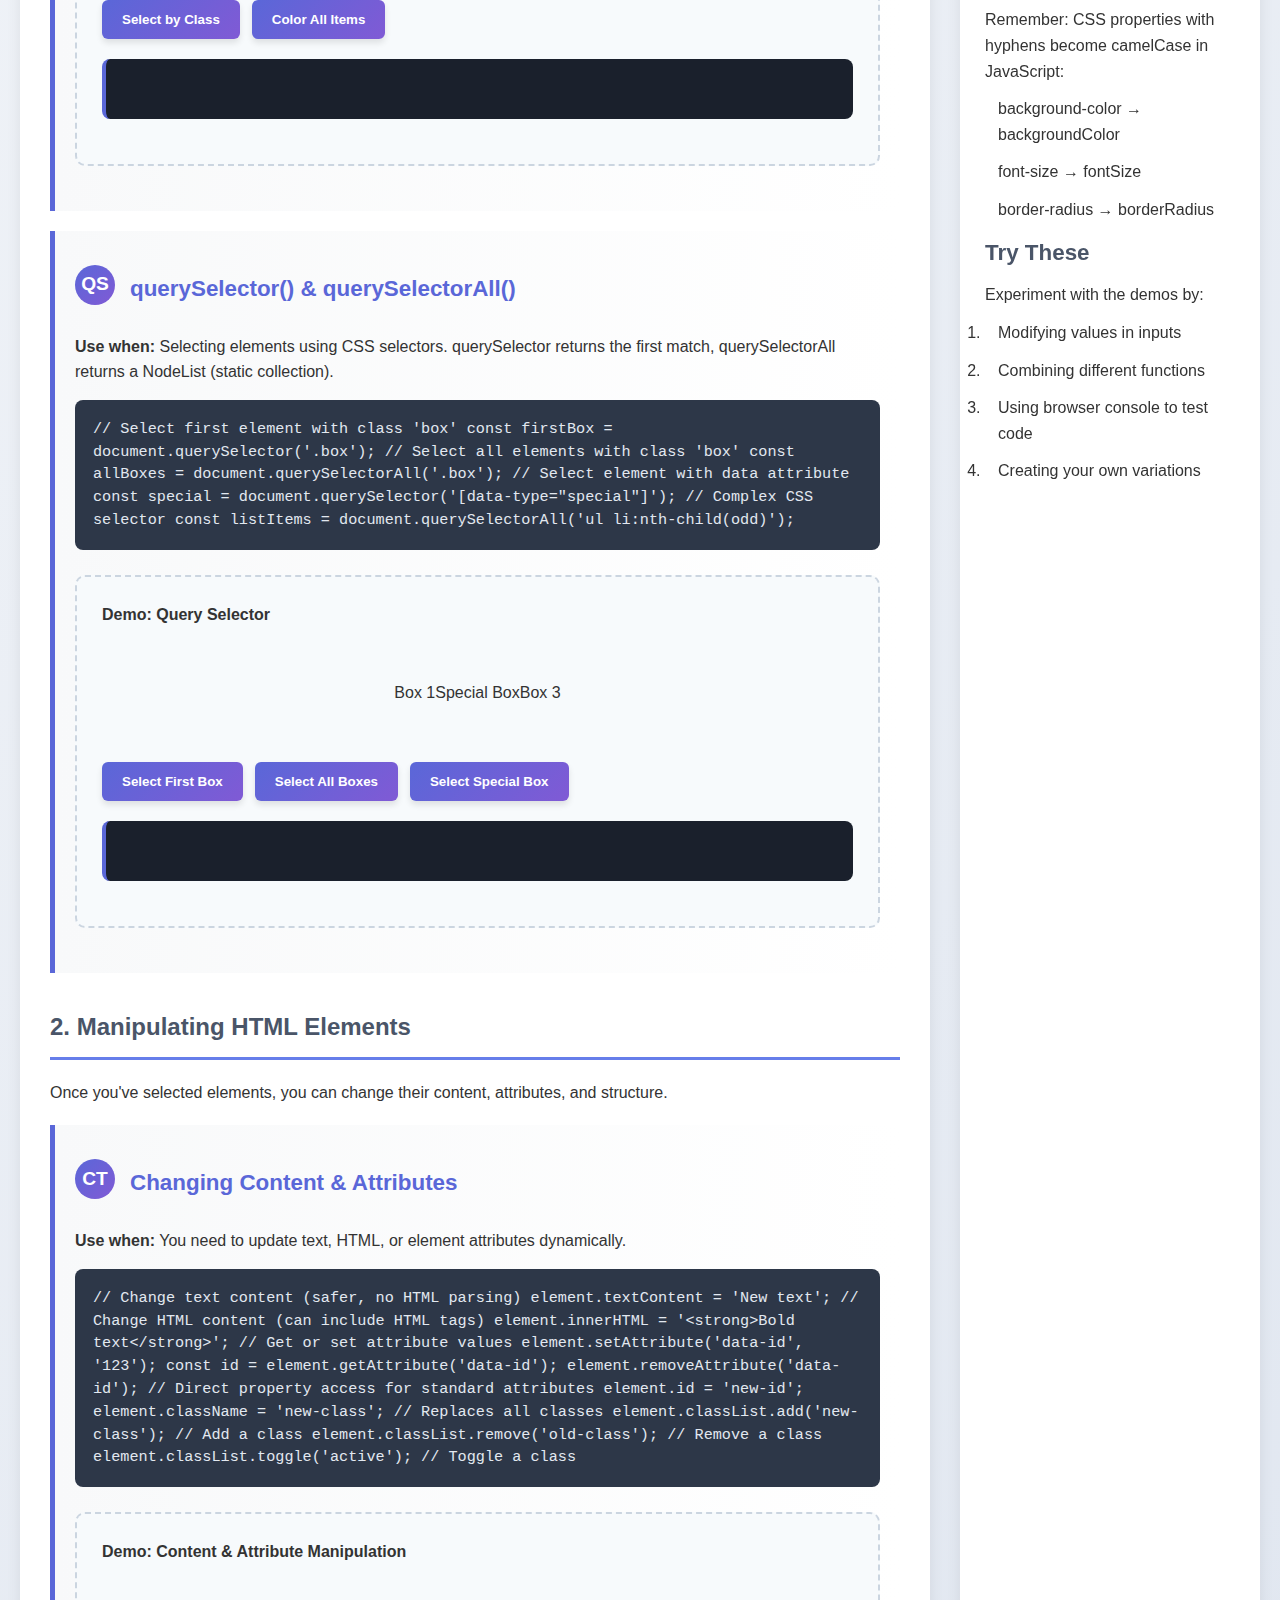
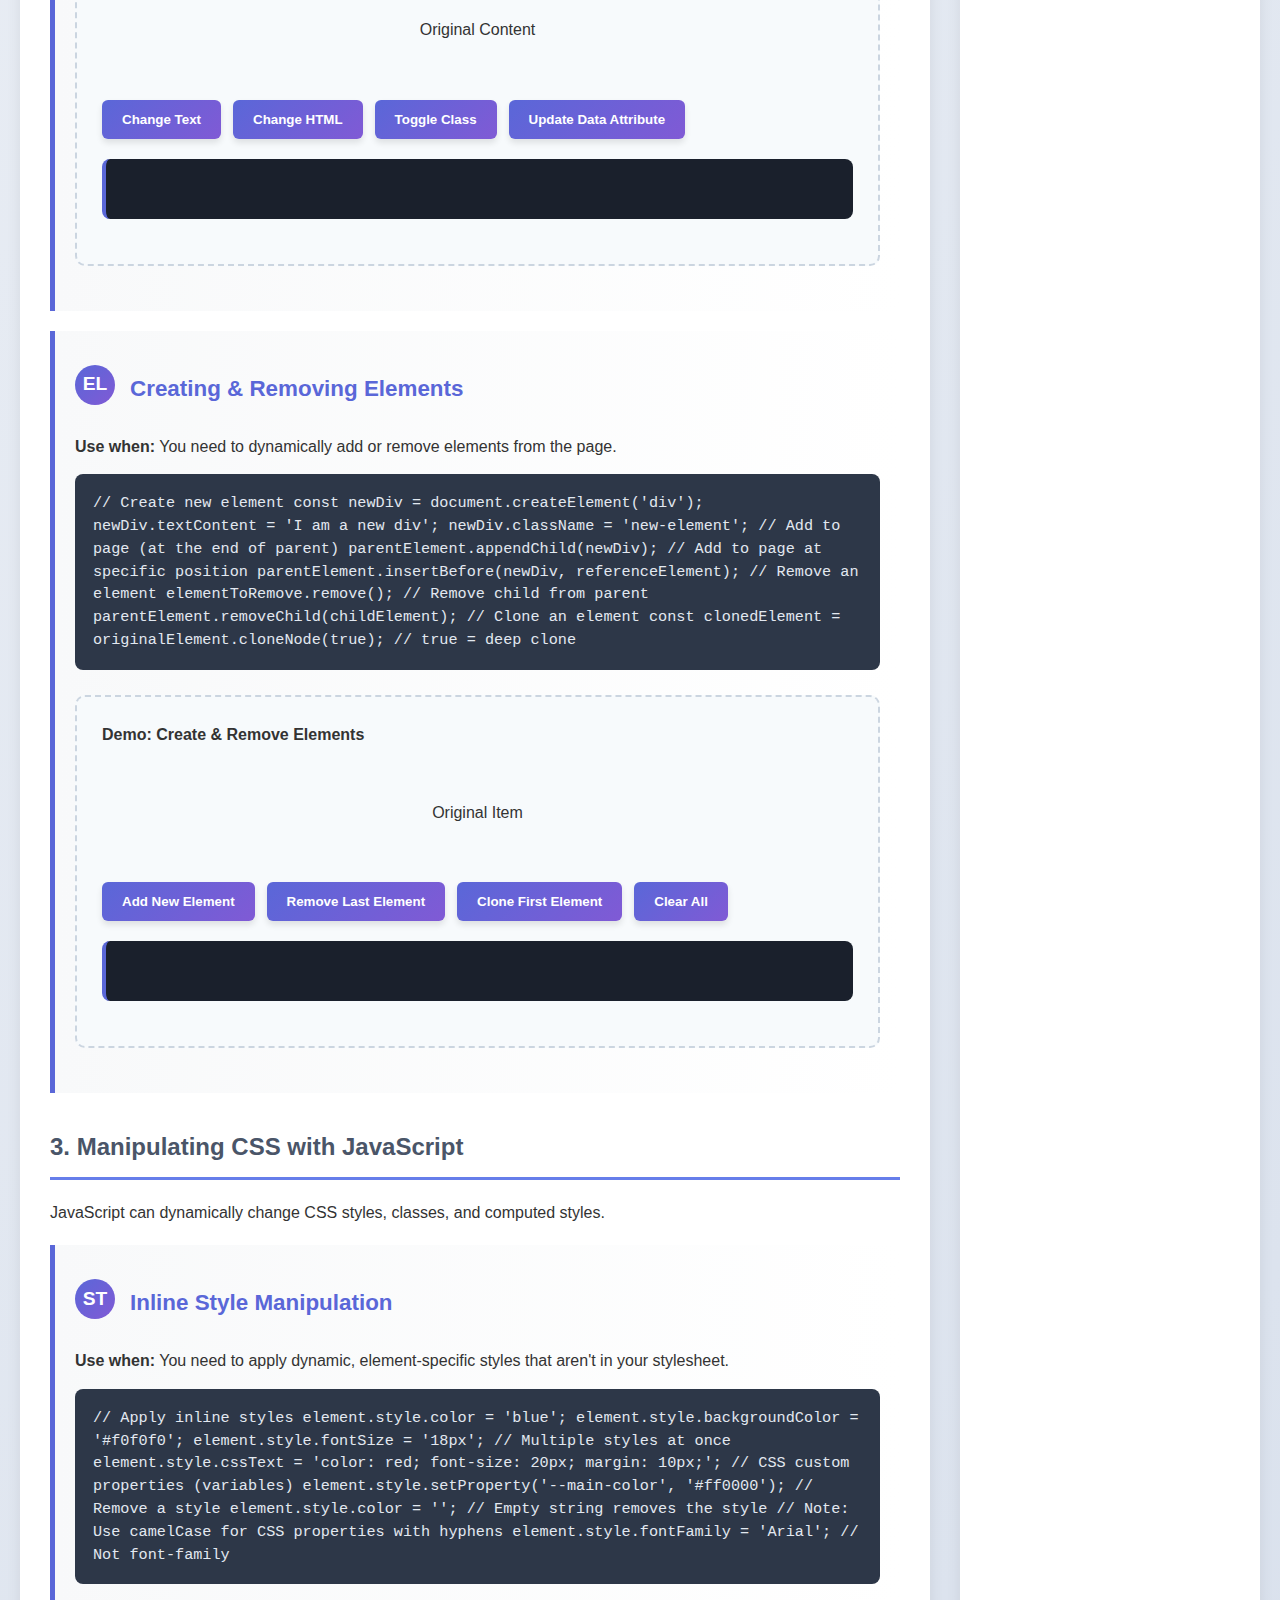
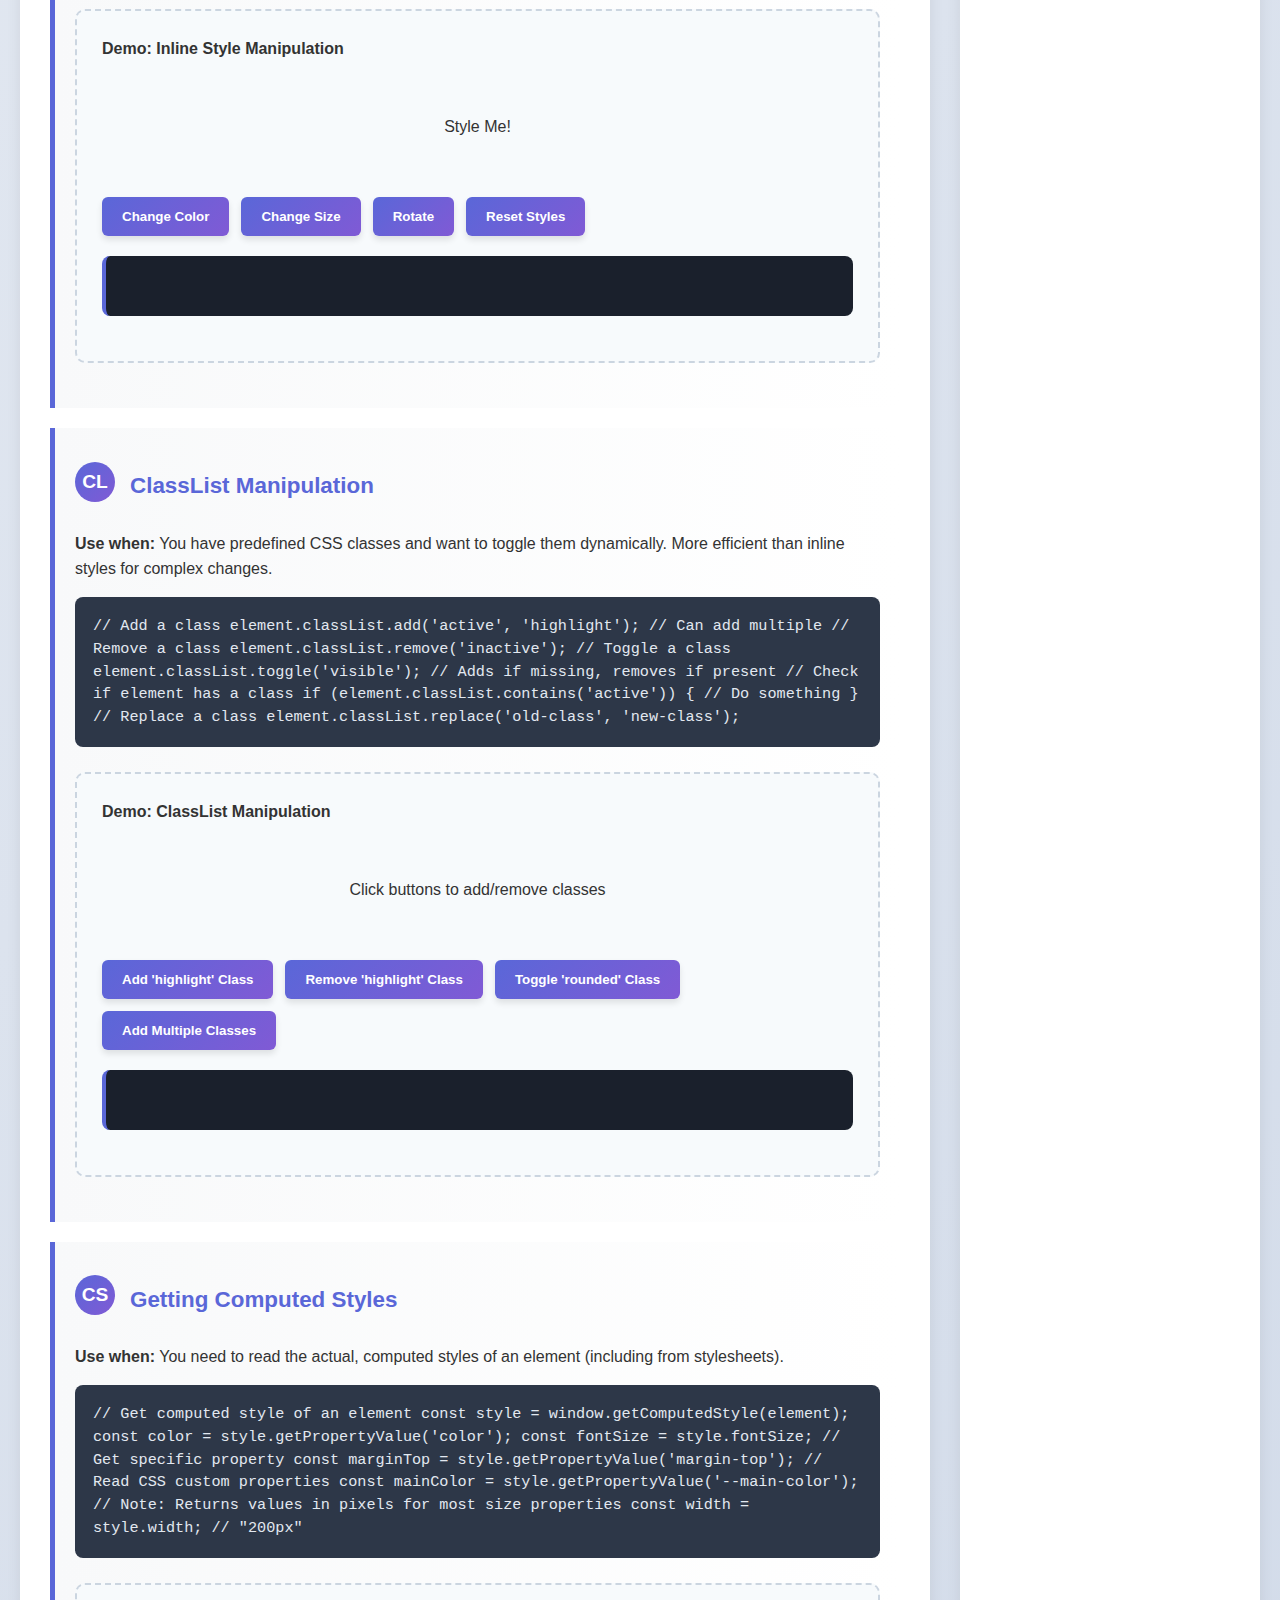
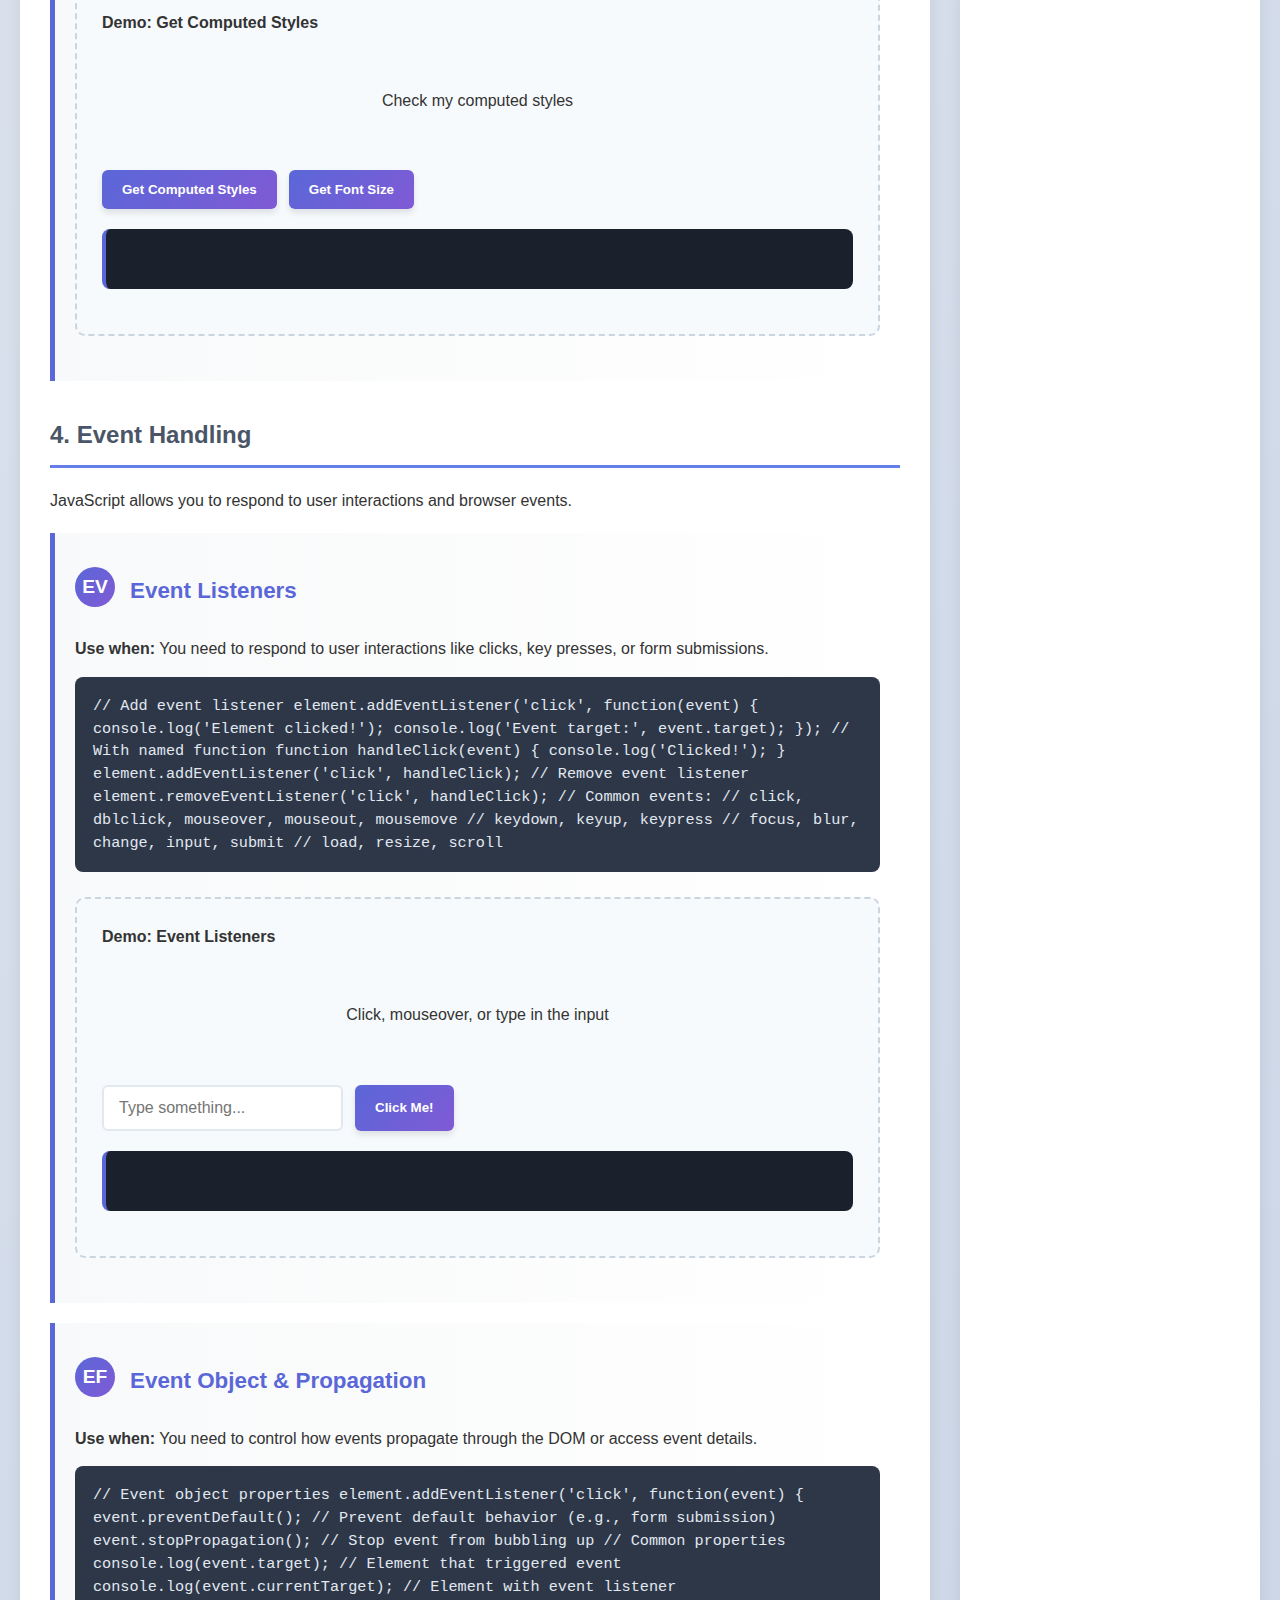
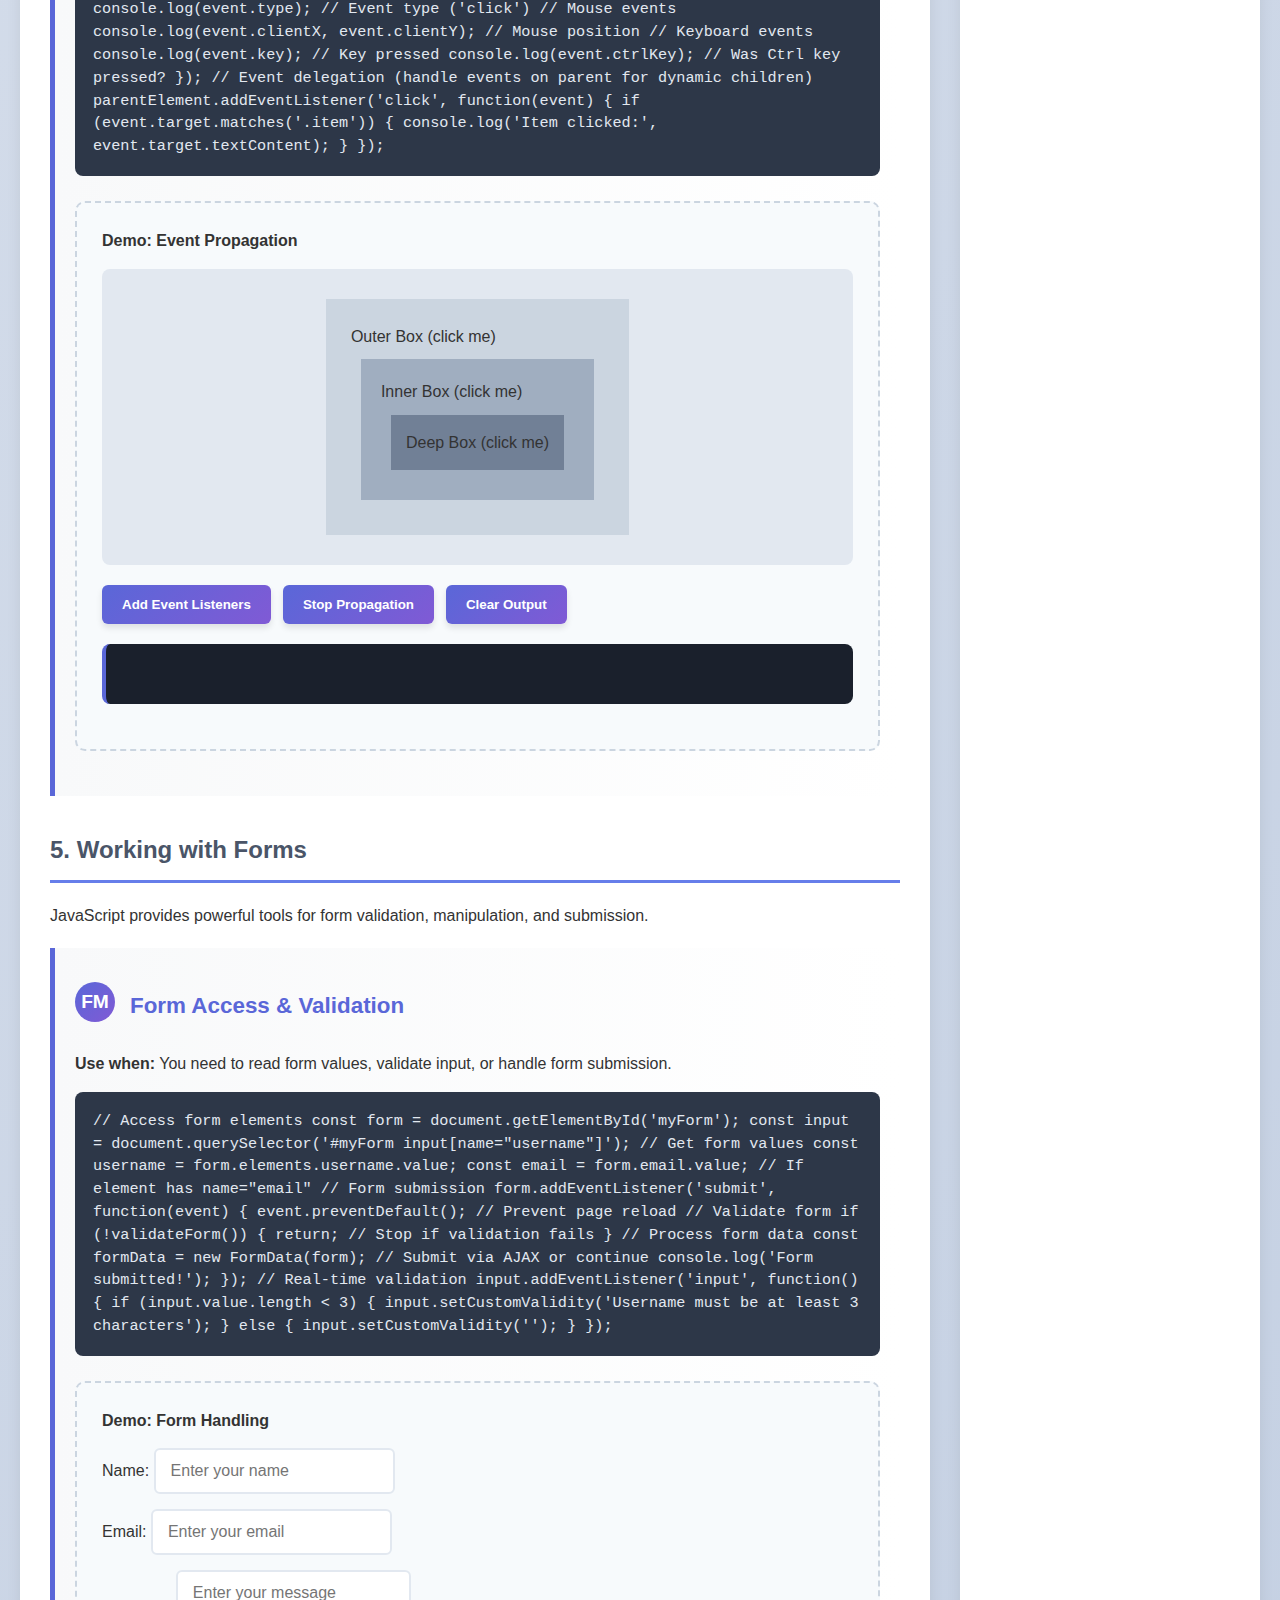
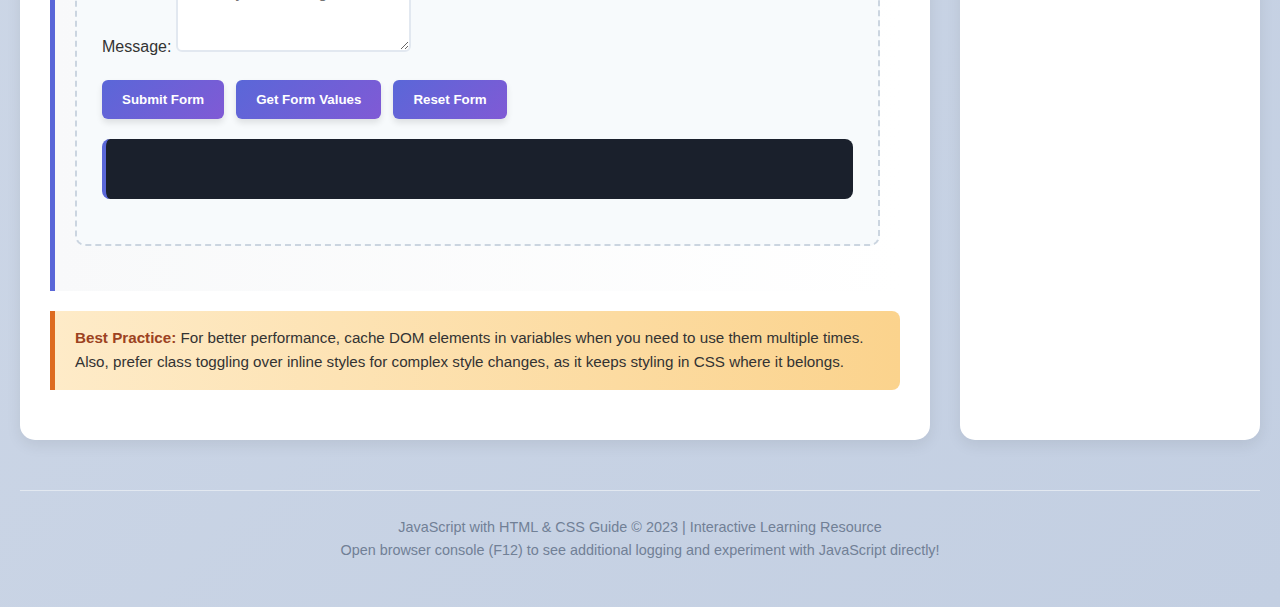
<file: javascriptNOTES.html>
<!DOCTYPE html>
<html lang="en">
<head>
    <meta charset="UTF-8">
    <meta name="viewport" content="width=device-width, initial-scale=1.0">
    <title>JavaScript with HTML & CSS Guide</title>
    <style>
        * {
            box-sizing: border-box;
            margin: 0;
            padding: 0;
            font-family: 'Segoe UI', Tahoma, Geneva, Verdana, sans-serif;
        }
        
        body {
            background: linear-gradient(135deg, #f5f7fa 0%, #c3cfe2 100%);
            color: #333;
            line-height: 1.6;
            padding: 20px;
            max-width: 1400px;
            margin: 0 auto;
        }
        
        header {
            text-align: center;
            margin-bottom: 40px;
            padding: 30px;
            background: linear-gradient(135deg, #667eea 0%, #764ba2 100%);
            color: white;
            border-radius: 15px;
            box-shadow: 0 10px 20px rgba(0, 0, 0, 0.1);
        }
        
        h1 {
            font-size: 2.8rem;
            margin-bottom: 10px;
            text-shadow: 1px 1px 3px rgba(0, 0, 0, 0.2);
        }
        
        .subtitle {
            font-size: 1.2rem;
            opacity: 0.95;
            max-width: 800px;
            margin: 0 auto;
        }
        
        .container {
            display: grid;
            grid-template-columns: 1fr 300px;
            gap: 30px;
        }
        
        .main-content {
            background-color: white;
            padding: 30px;
            border-radius: 15px;
            box-shadow: 0 5px 15px rgba(0, 0, 0, 0.08);
        }
        
        .sidebar {
            background-color: white;
            padding: 25px;
            border-radius: 15px;
            box-shadow: 0 5px 15px rgba(0, 0, 0, 0.08);
        }
        
        h2 {
            color: #4a5568;
            border-bottom: 3px solid #667eea;
            padding-bottom: 10px;
            margin: 35px 0 20px;
        }
        
        h3 {
            color: #5a67d8;
            margin: 20px 0 12px;
            font-size: 1.4rem;
        }
        
        .section-card {
            background: linear-gradient(to right, #f8f9fa, #ffffff);
            border-left: 5px solid #5a67d8;
            padding: 20px;
            margin: 20px 0;
            border-radius: 0 10px 10px 0;
            transition: transform 0.3s, box-shadow 0.3s;
        }
        
        .section-card:hover {
            transform: translateX(5px);
            box-shadow: 0 5px 15px rgba(0, 0, 0, 0.1);
        }
        
        .section-header {
            display: flex;
            align-items: center;
            margin-bottom: 15px;
        }
        
        .section-icon {
            background: linear-gradient(135deg, #5a67d8, #805ad5);
            color: white;
            width: 40px;
            height: 40px;
            border-radius: 50%;
            display: flex;
            align-items: center;
            justify-content: center;
            margin-right: 15px;
            font-weight: bold;
            font-size: 1.2rem;
        }
        
        .code-block {
            background-color: #2d3748;
            color: #e2e8f0;
            padding: 18px;
            border-radius: 8px;
            margin: 15px 0;
            font-family: 'Consolas', 'Monaco', monospace;
            font-size: 0.95rem;
            overflow-x: auto;
            line-height: 1.5;
        }
        
        .demo-area {
            background-color: #f7fafc;
            padding: 25px;
            border-radius: 10px;
            margin: 25px 0;
            border: 2px dashed #cbd5e0;
        }
        
        .demo-title {
            display: flex;
            justify-content: space-between;
            align-items: center;
            margin-bottom: 15px;
        }
        
        .demo-controls {
            display: flex;
            flex-wrap: wrap;
            gap: 12px;
            margin: 20px 0;
        }
        
        button {
            background: linear-gradient(135deg, #5a67d8, #805ad5);
            color: white;
            border: none;
            padding: 12px 20px;
            border-radius: 6px;
            cursor: pointer;
            transition: all 0.3s;
            font-weight: 600;
            box-shadow: 0 4px 6px rgba(0, 0, 0, 0.1);
        }
        
        button:hover {
            transform: translateY(-2px);
            box-shadow: 0 6px 12px rgba(0, 0, 0, 0.15);
            background: linear-gradient(135deg, #4c51bf, #6b46c1);
        }
        
        button:active {
            transform: translateY(0);
        }
        
        .btn-secondary {
            background: linear-gradient(135deg, #718096, #4a5568);
        }
        
        .btn-secondary:hover {
            background: linear-gradient(135deg, #4a5568, #2d3748);
        }
        
        .btn-success {
            background: linear-gradient(135deg, #48bb78, #38a169);
        }
        
        .btn-success:hover {
            background: linear-gradient(135deg, #38a169, #2f855a);
        }
        
        .btn-danger {
            background: linear-gradient(135deg, #f56565, #e53e3e);
        }
        
        .btn-danger:hover {
            background: linear-gradient(135deg, #e53e3e, #c53030);
        }
        
        input, select, textarea {
            padding: 12px 15px;
            border: 2px solid #e2e8f0;
            border-radius: 6px;
            font-size: 1rem;
            transition: border-color 0.3s, box-shadow 0.3s;
        }
        
        input:focus, select:focus, textarea:focus {
            outline: none;
            border-color: #5a67d8;
            box-shadow: 0 0 0 3px rgba(90, 103, 216, 0.1);
        }
        
        .output {
            background-color: #1a202c;
            color: #e2e8f0;
            padding: 20px;
            border-radius: 8px;
            margin: 20px 0;
            font-family: 'Consolas', 'Monaco', monospace;
            min-height: 60px;
            white-space: pre-wrap;
            overflow-wrap: break-word;
            border-left: 4px solid #5a67d8;
        }
        
        .note {
            background: linear-gradient(to right, #feebc8, #fbd38d);
            padding: 15px 20px;
            border-left: 5px solid #dd6b20;
            margin: 20px 0;
            border-radius: 0 8px 8px 0;
            font-size: 0.95rem;
        }
        
        .note strong {
            color: #9c4221;
        }
        
        .toc {
            position: sticky;
            top: 20px;
        }
        
        .toc h3 {
            margin-top: 0;
            color: #4a5568;
        }
        
        .toc ul {
            list-style-type: none;
            padding-left: 0;
        }
        
        .toc li {
            margin: 12px 0;
            padding-left: 10px;
            border-left: 3px solid transparent;
            transition: all 0.3s;
        }
        
        .toc li:hover {
            border-left-color: #5a67d8;
            padding-left: 15px;
        }
        
        .toc a {
            color: #4a5568;
            text-decoration: none;
            display: block;
            padding: 5px 0;
            transition: color 0.3s;
        }
        
        .toc a:hover {
            color: #5a67d8;
        }
        
        .example-box {
            background-color: white;
            border: 1px solid #e2e8f0;
            border-radius: 8px;
            padding: 20px;
            margin: 20px 0;
            box-shadow: 0 2px 10px rgba(0, 0, 0, 0.05);
        }
        
        .element-visual {
            display: flex;
            align-items: center;
            justify-content: center;
            padding: 30px;
            margin: 15px 0;
            border-radius: 8px;
            background-color: #f7fafc;
            min-height: 100px;
            transition: all 0.3s;
        }
        
        footer {
            text-align: center;
            margin-top: 50px;
            padding: 25px;
            color: #718096;
            font-size: 0.9rem;
            border-top: 1px solid #e2e8f0;
        }
        
        .color-box {
            width: 50px;
            height: 50px;
            border-radius: 8px;
            margin: 10px;
            display: inline-block;
            transition: all 0.5s;
        }
        
        .dom-tree {
            display: flex;
            flex-direction: column;
            align-items: center;
            margin: 20px 0;
        }
        
        .dom-node {
            background-color: #5a67d8;
            color: white;
            padding: 10px 20px;
            border-radius: 6px;
            margin: 5px;
            min-width: 150px;
            text-align: center;
            font-weight: 600;
        }
        
        .dom-children {
            display: flex;
            justify-content: center;
            margin-top: 10px;
        }
        
        .dom-child {
            background-color: #805ad5;
            color: white;
            padding: 8px 15px;
            border-radius: 6px;
            margin: 0 5px;
        }
        
        @media (max-width: 1024px) {
            .container {
                grid-template-columns: 1fr;
            }
            
            h1 {
                font-size: 2.2rem;
            }
        }
    </style>
</head>
<body>
    <header>
        <h1>JavaScript with HTML & CSS Guide</h1>
        <p class="subtitle">Learn how to use JavaScript to manipulate HTML elements, CSS styles, and create interactive web experiences.</p>
    </header>
    
    <div class="container">
        <main class="main-content">
            <!-- Section 1: DOM Selection -->
            <section id="dom-selection">
                <h2>1. Selecting HTML Elements with JavaScript</h2>
                <p>The Document Object Model (DOM) allows JavaScript to interact with HTML elements. First, we need to select elements.</p>
                
                <div class="section-card">
                    <div class="section-header">
                        <div class="section-icon">ID</div>
                        <h3>getElementById()</h3>
                    </div>
                    <p><strong>Use when:</strong> Selecting a single element with a unique ID. Returns a single element or null.</p>
                    <div class="code-block">// HTML: &lt;div id="header"&gt;Welcome&lt;/div&gt;
const header = document.getElementById('header');
console.log(header.textContent); // "Welcome"</div>
                    
                    <div class="demo-area">
                        <div class="demo-title">
                            <h4>Demo: Select by ID</h4>
                        </div>
                        <div id="demo-header" class="element-visual">This is a header with ID "demo-header"</div>
                        <div class="demo-controls">
                            <button onclick="selectById()">Select by ID</button>
                            <button onclick="changeById()">Change Content</button>
                        </div>
                        <div class="output" id="selection-output-1"></div>
                    </div>
                </div>
                
                <div class="section-card">
                    <div class="section-header">
                        <div class="section-icon">CN</div>
                        <h3>getElementsByClassName()</h3>
                    </div>
                    <p><strong>Use when:</strong> Selecting multiple elements with the same class. Returns an HTMLCollection (live collection).</p>
                    <div class="code-block">// HTML: &lt;div class="item"&gt;Item 1&lt;/div&gt;&lt;div class="item"&gt;Item 2&lt;/div&gt;
const items = document.getElementsByClassName('item');
console.log(items.length); // 2
items[0].style.color = 'red'; // Change first item</div>
                    
                    <div class="demo-area">
                        <div class="demo-title">
                            <h4>Demo: Select by Class</h4>
                        </div>
                        <div class="element-visual">
                            <span class="demo-item">Item 1</span>
                            <span class="demo-item">Item 2</span>
                            <span class="demo-item">Item 3</span>
                        </div>
                        <div class="demo-controls">
                            <button onclick="selectByClass()">Select by Class</button>
                            <button onclick="colorItems()">Color All Items</button>
                        </div>
                        <div class="output" id="selection-output-2"></div>
                    </div>
                </div>
                
                <div class="section-card">
                    <div class="section-header">
                        <div class="section-icon">QS</div>
                        <h3>querySelector() & querySelectorAll()</h3>
                    </div>
                    <p><strong>Use when:</strong> Selecting elements using CSS selectors. querySelector returns the first match, querySelectorAll returns a NodeList (static collection).</p>
                    <div class="code-block">// Select first element with class 'box'
const firstBox = document.querySelector('.box');

// Select all elements with class 'box'
const allBoxes = document.querySelectorAll('.box');

// Select element with data attribute
const special = document.querySelector('[data-type="special"]');

// Complex CSS selector
const listItems = document.querySelectorAll('ul li:nth-child(odd)');</div>
                    
                    <div class="demo-area">
                        <div class="demo-title">
                            <h4>Demo: Query Selector</h4>
                        </div>
                        <div class="element-visual">
                            <div class="demo-box" data-type="box">Box 1</div>
                            <div class="demo-box special" data-type="special">Special Box</div>
                            <div class="demo-box">Box 3</div>
                        </div>
                        <div class="demo-controls">
                            <button onclick="querySelectFirst()">Select First Box</button>
                            <button onclick="querySelectAll()">Select All Boxes</button>
                            <button onclick="querySelectSpecial()">Select Special Box</button>
                        </div>
                        <div class="output" id="selection-output-3"></div>
                    </div>
                </div>
            </section>
            
            <!-- Section 2: DOM Manipulation -->
            <section id="dom-manipulation">
                <h2>2. Manipulating HTML Elements</h2>
                <p>Once you've selected elements, you can change their content, attributes, and structure.</p>
                
                <div class="section-card">
                    <div class="section-header">
                        <div class="section-icon">CT</div>
                        <h3>Changing Content & Attributes</h3>
                    </div>
                    <p><strong>Use when:</strong> You need to update text, HTML, or element attributes dynamically.</p>
                    <div class="code-block">// Change text content (safer, no HTML parsing)
element.textContent = 'New text';

// Change HTML content (can include HTML tags)
element.innerHTML = '&lt;strong&gt;Bold text&lt;/strong&gt;';

// Get or set attribute values
element.setAttribute('data-id', '123');
const id = element.getAttribute('data-id');
element.removeAttribute('data-id');

// Direct property access for standard attributes
element.id = 'new-id';
element.className = 'new-class'; // Replaces all classes
element.classList.add('new-class'); // Add a class
element.classList.remove('old-class'); // Remove a class
element.classList.toggle('active'); // Toggle a class</div>
                    
                    <div class="demo-area">
                        <div class="demo-title">
                            <h4>Demo: Content & Attribute Manipulation</h4>
                        </div>
                        <div class="element-visual">
                            <div id="manipulation-demo" class="demo-target" data-counter="0">Original Content</div>
                        </div>
                        <div class="demo-controls">
                            <button onclick="changeTextContent()">Change Text</button>
                            <button onclick="changeInnerHTML()">Change HTML</button>
                            <button onclick="toggleClass()">Toggle Class</button>
                            <button onclick="updateAttribute()">Update Data Attribute</button>
                        </div>
                        <div class="output" id="manipulation-output"></div>
                    </div>
                </div>
                
                <div class="section-card">
                    <div class="section-header">
                        <div class="section-icon">EL</div>
                        <h3>Creating & Removing Elements</h3>
                    </div>
                    <p><strong>Use when:</strong> You need to dynamically add or remove elements from the page.</p>
                    <div class="code-block">// Create new element
const newDiv = document.createElement('div');
newDiv.textContent = 'I am a new div';
newDiv.className = 'new-element';

// Add to page (at the end of parent)
parentElement.appendChild(newDiv);

// Add to page at specific position
parentElement.insertBefore(newDiv, referenceElement);

// Remove an element
elementToRemove.remove();

// Remove child from parent
parentElement.removeChild(childElement);

// Clone an element
const clonedElement = originalElement.cloneNode(true); // true = deep clone</div>
                    
                    <div class="demo-area">
                        <div class="demo-title">
                            <h4>Demo: Create & Remove Elements</h4>
                        </div>
                        <div id="element-container" class="element-visual">
                            <div class="list-item">Original Item</div>
                        </div>
                        <div class="demo-controls">
                            <button onclick="createNewElement()">Add New Element</button>
                            <button onclick="removeLastElement()">Remove Last Element</button>
                            <button onclick="cloneFirstElement()">Clone First Element</button>
                            <button onclick="clearAllElements()">Clear All</button>
                        </div>
                        <div class="output" id="creation-output"></div>
                    </div>
                </div>
            </section>
            
            <!-- Section 3: CSS Manipulation -->
            <section id="css-manipulation">
                <h2>3. Manipulating CSS with JavaScript</h2>
                <p>JavaScript can dynamically change CSS styles, classes, and computed styles.</p>
                
                <div class="section-card">
                    <div class="section-header">
                        <div class="section-icon">ST</div>
                        <h3>Inline Style Manipulation</h3>
                    </div>
                    <p><strong>Use when:</strong> You need to apply dynamic, element-specific styles that aren't in your stylesheet.</p>
                    <div class="code-block">// Apply inline styles
element.style.color = 'blue';
element.style.backgroundColor = '#f0f0f0';
element.style.fontSize = '18px';

// Multiple styles at once
element.style.cssText = 'color: red; font-size: 20px; margin: 10px;';

// CSS custom properties (variables)
element.style.setProperty('--main-color', '#ff0000');

// Remove a style
element.style.color = ''; // Empty string removes the style

// Note: Use camelCase for CSS properties with hyphens
element.style.fontFamily = 'Arial'; // Not font-family</div>
                    
                    <div class="demo-area">
                        <div class="demo-title">
                            <h4>Demo: Inline Style Manipulation</h4>
                        </div>
                        <div id="style-demo" class="element-visual">Style Me!</div>
                        <div class="demo-controls">
                            <button onclick="changeColor()">Change Color</button>
                            <button onclick="changeSize()">Change Size</button>
                            <button onclick="rotateElement()">Rotate</button>
                            <button onclick="resetStyles()">Reset Styles</button>
                        </div>
                        <div class="output" id="style-output"></div>
                    </div>
                </div>
                
                <div class="section-card">
                    <div class="section-header">
                        <div class="section-icon">CL</div>
                        <h3>ClassList Manipulation</h3>
                    </div>
                    <p><strong>Use when:</strong> You have predefined CSS classes and want to toggle them dynamically. More efficient than inline styles for complex changes.</p>
                    <div class="code-block">// Add a class
element.classList.add('active', 'highlight'); // Can add multiple

// Remove a class
element.classList.remove('inactive');

// Toggle a class
element.classList.toggle('visible'); // Adds if missing, removes if present

// Check if element has a class
if (element.classList.contains('active')) {
    // Do something
}

// Replace a class
element.classList.replace('old-class', 'new-class');</div>
                    
                    <div class="demo-area">
                        <div class="demo-title">
                            <h4>Demo: ClassList Manipulation</h4>
                        </div>
                        <div id="class-demo" class="element-visual">Click buttons to add/remove classes</div>
                        <div class="demo-controls">
                            <button onclick="addClassDemo()">Add 'highlight' Class</button>
                            <button onclick="removeClassDemo()">Remove 'highlight' Class</button>
                            <button onclick="toggleClassDemo()">Toggle 'rounded' Class</button>
                            <button onclick="addMultipleClasses()">Add Multiple Classes</button>
                        </div>
                        <div class="output" id="class-output"></div>
                    </div>
                </div>
                
                <div class="section-card">
                    <div class="section-header">
                        <div class="section-icon">CS</div>
                        <h3>Getting Computed Styles</h3>
                    </div>
                    <p><strong>Use when:</strong> You need to read the actual, computed styles of an element (including from stylesheets).</p>
                    <div class="code-block">// Get computed style of an element
const style = window.getComputedStyle(element);
const color = style.getPropertyValue('color');
const fontSize = style.fontSize;

// Get specific property
const marginTop = style.getPropertyValue('margin-top');

// Read CSS custom properties
const mainColor = style.getPropertyValue('--main-color');

// Note: Returns values in pixels for most size properties
const width = style.width; // "200px"</div>
                    
                    <div class="demo-area">
                        <div class="demo-title">
                            <h4>Demo: Get Computed Styles</h4>
                        </div>
                        <div id="computed-demo" class="element-visual">Check my computed styles</div>
                        <div class="demo-controls">
                            <button onclick="getComputedStyles()">Get Computed Styles</button>
                            <button onclick="getSpecificStyle()">Get Font Size</button>
                        </div>
                        <div class="output" id="computed-output"></div>
                    </div>
                </div>
            </section>
            
            <!-- Section 4: Events -->
            <section id="events">
                <h2>4. Event Handling</h2>
                <p>JavaScript allows you to respond to user interactions and browser events.</p>
                
                <div class="section-card">
                    <div class="section-header">
                        <div class="section-icon">EV</div>
                        <h3>Event Listeners</h3>
                    </div>
                    <p><strong>Use when:</strong> You need to respond to user interactions like clicks, key presses, or form submissions.</p>
                    <div class="code-block">// Add event listener
element.addEventListener('click', function(event) {
    console.log('Element clicked!');
    console.log('Event target:', event.target);
});

// With named function
function handleClick(event) {
    console.log('Clicked!');
}
element.addEventListener('click', handleClick);

// Remove event listener
element.removeEventListener('click', handleClick);

// Common events:
// click, dblclick, mouseover, mouseout, mousemove
// keydown, keyup, keypress
// focus, blur, change, input, submit
// load, resize, scroll</div>
                    
                    <div class="demo-area">
                        <div class="demo-title">
                            <h4>Demo: Event Listeners</h4>
                        </div>
                        <div id="event-demo" class="element-visual">Click, mouseover, or type in the input</div>
                        <div class="demo-controls">
                            <input type="text" id="event-input" placeholder="Type something...">
                            <button id="event-button">Click Me!</button>
                        </div>
                        <div class="output" id="event-output"></div>
                    </div>
                </div>
                
                <div class="section-card">
                    <div class="section-header">
                        <div class="section-icon">EF</div>
                        <h3>Event Object & Propagation</h3>
                    </div>
                    <p><strong>Use when:</strong> You need to control how events propagate through the DOM or access event details.</p>
                    <div class="code-block">// Event object properties
element.addEventListener('click', function(event) {
    event.preventDefault(); // Prevent default behavior (e.g., form submission)
    event.stopPropagation(); // Stop event from bubbling up
    
    // Common properties
    console.log(event.target); // Element that triggered event
    console.log(event.currentTarget); // Element with event listener
    console.log(event.type); // Event type ('click')
    
    // Mouse events
    console.log(event.clientX, event.clientY); // Mouse position
    
    // Keyboard events
    console.log(event.key); // Key pressed
    console.log(event.ctrlKey); // Was Ctrl key pressed?
});

// Event delegation (handle events on parent for dynamic children)
parentElement.addEventListener('click', function(event) {
    if (event.target.matches('.item')) {
        console.log('Item clicked:', event.target.textContent);
    }
});</div>
                    
                    <div class="demo-area">
                        <div class="demo-title">
                            <h4>Demo: Event Propagation</h4>
                        </div>
                        <div id="event-propagation" class="element-visual" style="padding: 30px; background-color: #e2e8f0;">
                            <div id="outer-box" style="padding: 25px; background-color: #cbd5e0;">
                                Outer Box (click me)
                                <div id="inner-box" style="padding: 20px; background-color: #a0aec0; margin: 10px;">
                                    Inner Box (click me)
                                    <div id="deep-box" style="padding: 15px; background-color: #718096; margin: 10px;">
                                        Deep Box (click me)
                                    </div>
                                </div>
                            </div>
                        </div>
                        <div class="demo-controls">
                            <button onclick="addPropagationListeners()">Add Event Listeners</button>
                            <button onclick="stopPropagationDemo()">Stop Propagation</button>
                            <button onclick="clearPropagationOutput()">Clear Output</button>
                        </div>
                        <div class="output" id="propagation-output"></div>
                    </div>
                </div>
            </section>
            
            <!-- Section 5: Forms -->
            <section id="forms">
                <h2>5. Working with Forms</h2>
                <p>JavaScript provides powerful tools for form validation, manipulation, and submission.</p>
                
                <div class="section-card">
                    <div class="section-header">
                        <div class="section-icon">FM</div>
                        <h3>Form Access & Validation</h3>
                    </div>
                    <p><strong>Use when:</strong> You need to read form values, validate input, or handle form submission.</p>
                    <div class="code-block">// Access form elements
const form = document.getElementById('myForm');
const input = document.querySelector('#myForm input[name="username"]');

// Get form values
const username = form.elements.username.value;
const email = form.email.value; // If element has name="email"

// Form submission
form.addEventListener('submit', function(event) {
    event.preventDefault(); // Prevent page reload
    
    // Validate form
    if (!validateForm()) {
        return; // Stop if validation fails
    }
    
    // Process form data
    const formData = new FormData(form);
    
    // Submit via AJAX or continue
    console.log('Form submitted!');
});

// Real-time validation
input.addEventListener('input', function() {
    if (input.value.length < 3) {
        input.setCustomValidity('Username must be at least 3 characters');
    } else {
        input.setCustomValidity('');
    }
});</div>
                    
                    <div class="demo-area">
                        <div class="demo-title">
                            <h4>Demo: Form Handling</h4>
                        </div>
                        <form id="demo-form">
                            <div style="margin-bottom: 15px;">
                                <label for="demo-name">Name:</label>
                                <input type="text" id="demo-name" name="name" placeholder="Enter your name" required>
                            </div>
                            <div style="margin-bottom: 15px;">
                                <label for="demo-email">Email:</label>
                                <input type="email" id="demo-email" name="email" placeholder="Enter your email" required>
                            </div>
                            <div style="margin-bottom: 15px;">
                                <label for="demo-message">Message:</label>
                                <textarea id="demo-message" name="message" placeholder="Enter your message" rows="3"></textarea>
                            </div>
                            <div class="demo-controls">
                                <button type="submit">Submit Form</button>
                                <button type="button" onclick="getFormValues()">Get Form Values</button>
                                <button type="reset">Reset Form</button>
                            </div>
                        </form>
                        <div class="output" id="form-output"></div>
                    </div>
                </div>
            </section>
            
            <div class="note">
                <strong>Best Practice:</strong> For better performance, cache DOM elements in variables when you need to use them multiple times. Also, prefer class toggling over inline styles for complex style changes, as it keeps styling in CSS where it belongs.
            </div>
        </main>
        
        <aside class="sidebar">
            <div class="toc">
                <h3>Quick Navigation</h3>
                <ul>
                    <li><a href="#dom-selection">1. DOM Selection</a></li>
                    <li><a href="#dom-manipulation">2. DOM Manipulation</a></li>
                    <li><a href="#css-manipulation">3. CSS Manipulation</a></li>
                    <li><a href="#events">4. Event Handling</a></li>
                    <li><a href="#forms">5. Form Handling</a></li>
                </ul>
                
                <h3>DOM Selection Methods</h3>
                <ul>
                    <li><code>getElementById()</code> - Single element by ID</li>
                    <li><code>getElementsByClassName()</code> - Collection by class</li>
                    <li><code>getElementsByTagName()</code> - Collection by tag</li>
                    <li><code>querySelector()</code> - First match by CSS selector</li>
                    <li><code>querySelectorAll()</code> - All matches by CSS selector</li>
                </ul>
                
                <h3>Common Properties</h3>
                <ul>
                    <li><code>textContent</code> - Get/set text only</li>
                    <li><code>innerHTML</code> - Get/set HTML content</li>
                    <li><code>style</code> - Access inline styles</li>
                    <li><code>classList</code> - Manipulate CSS classes</li>
                    <li><code>dataset</code> - Access data-* attributes</li>
                </ul>
                
                <h3>Key Events</h3>
                <ul>
                    <li><code>click</code> - Mouse click</li>
                    <li><code>input</code> - Input value changed</li>
                    <li><code>change</code> - Input lost focus after change</li>
                    <li><code>submit</code> - Form submission</li>
                    <li><code>keydown</code> - Key pressed</li>
                    <li><code>load</code> - Page/element loaded</li>
                </ul>
                
                <h3>CSS Properties in JS</h3>
                <p>Remember: CSS properties with hyphens become camelCase in JavaScript:</p>
                <ul>
                    <li><code>background-color</code> → <code>backgroundColor</code></li>
                    <li><code>font-size</code> → <code>fontSize</code></li>
                    <li><code>border-radius</code> → <code>borderRadius</code></li>
                </ul>
                
                <h3>Try These</h3>
                <p>Experiment with the demos by:</p>
                <ol>
                    <li>Modifying values in inputs</li>
                    <li>Combining different functions</li>
                    <li>Using browser console to test code</li>
                    <li>Creating your own variations</li>
                </ol>
            </div>
        </aside>
    </div>
    
    <footer>
        <p>JavaScript with HTML & CSS Guide &copy; 2023 | Interactive Learning Resource</p>
        <p>Open browser console (F12) to see additional logging and experiment with JavaScript directly!</p>
    </footer>
    
    <script>
        // DOM Selection Section
        function selectById() {
            const element = document.getElementById('demo-header');
            const output = document.getElementById('selection-output-1');
            output.textContent = `Selected element: ${element.tagName}\n`;
            output.textContent += `Element ID: ${element.id}\n`;
            output.textContent += `Text content: "${element.textContent}"`;
            
            // Highlight the element briefly
            element.style.backgroundColor = '#c6f6d5';
            setTimeout(() => element.style.backgroundColor = '', 1000);
        }
        
        function changeById() {
            const element = document.getElementById('demo-header');
            element.textContent = 'Content changed via getElementById()!';
            element.style.color = '#805ad5';
            element.style.fontWeight = 'bold';
            
            const output = document.getElementById('selection-output-1');
            output.textContent = 'Element content and style changed successfully!';
        }
        
        function selectByClass() {
            const elements = document.getElementsByClassName('demo-item');
            const output = document.getElementById('selection-output-2');
            
            output.textContent = `Found ${elements.length} elements with class "demo-item":\n`;
            for (let i = 0; i < elements.length; i++) {
                output.textContent += `${i}: "${elements[i].textContent}"\n`;
            }
        }
        
        function colorItems() {
            const elements = document.getElementsByClassName('demo-item');
            const colors = ['#f56565', '#48bb78', '#4299e1'];
            
            for (let i = 0; i < elements.length; i++) {
                elements[i].style.color = colors[i % colors.length];
                elements[i].style.fontWeight = 'bold';
                elements[i].style.padding = '5px 10px';
                elements[i].style.borderRadius = '4px';
            }
            
            const output = document.getElementById('selection-output-2');
            output.textContent = 'Applied colors to all items with class "demo-item"';
        }
        
        function querySelectFirst() {
            const element = document.querySelector('.demo-box');
            const output = document.getElementById('selection-output-3');
            
            output.textContent = `First element with class "demo-box":\n`;
            output.textContent += `Text: "${element.textContent}"\n`;
            output.textContent += `Data type: ${element.getAttribute('data-type')}`;
            
            element.style.backgroundColor = '#fefcbf';
        }
        
        function querySelectAll() {
            const elements = document.querySelectorAll('.demo-box');
            const output = document.getElementById('selection-output-3');
            
            output.textContent = `Found ${elements.length} elements with class "demo-box":\n`;
            elements.forEach((el, index) => {
                output.textContent += `${index}: "${el.textContent}"\n`;
                el.style.border = '2px solid #4299e1';
            });
        }
        
        function querySelectSpecial() {
            const element = document.querySelector('.demo-box[data-type="special"]');
            const output = document.getElementById('selection-output-3');
            
            if (element) {
                output.textContent = `Found special element with CSS selector:\n`;
                output.textContent += `Text: "${element.textContent}"\n`;
                output.textContent += `Data type: ${element.getAttribute('data-type')}`;
                
                element.style.backgroundColor = '#9f7aea';
                element.style.color = 'white';
            }
        }
        
        // DOM Manipulation Section
        function changeTextContent() {
            const element = document.getElementById('manipulation-demo');
            const counter = parseInt(element.getAttribute('data-counter')) + 1;
            
            element.textContent = `Text changed ${counter} times (textContent)`;
            element.setAttribute('data-counter', counter);
            
            const output = document.getElementById('manipulation-output');
            output.textContent = `Changed textContent to: "${element.textContent}"\n`;
            output.textContent += `data-counter attribute: ${counter}`;
        }
        
        function changeInnerHTML() {
            const element = document.getElementById('manipulation-demo');
            const counter = parseInt(element.getAttribute('data-counter')) + 1;
            
            element.innerHTML = `<strong>HTML changed ${counter} times</strong> <em>(innerHTML)</em>`;
            element.setAttribute('data-counter', counter);
            
            const output = document.getElementById('manipulation-output');
            output.textContent = `Changed innerHTML to include HTML tags\n`;
            output.textContent += `New HTML: ${element.innerHTML}`;
        }
        
        function toggleClass() {
            const element = document.getElementById('manipulation-demo');
            element.classList.toggle('highlight');
            
            const output = document.getElementById('manipulation-output');
            output.textContent = `Toggled "highlight" class\n`;
            output.textContent += `Element now has classes: ${element.className}`;
        }
        
        function updateAttribute() {
            const element = document.getElementById('manipulation-demo');
            const current = parseInt(element.getAttribute('data-counter')) || 0;
            const newValue = current + 5;
            
            element.setAttribute('data-counter', newValue);
            
            const output = document.getElementById('manipulation-output');
            output.textContent = `Updated data-counter attribute from ${current} to ${newValue}\n`;
            output.textContent += `Use getAttribute('data-counter'): ${element.getAttribute('data-counter')}`;
        }
        
        let elementCounter = 1;
        
        function createNewElement() {
            const container = document.getElementById('element-container');
            const newElement = document.createElement('div');
            
            newElement.className = 'list-item';
            newElement.textContent = `New Item ${elementCounter}`;
            newElement.style.backgroundColor = '#c6f6d5';
            newElement.style.margin = '5px';
            newElement.style.padding = '10px';
            newElement.style.borderRadius = '4px';
            
            container.appendChild(newElement);
            elementCounter++;
            
            const output = document.getElementById('creation-output');
            output.textContent = `Created new element with createElement() and appended with appendChild()`;
        }
        
        function removeLastElement() {
            const container = document.getElementById('element-container');
            const children = container.children;
            
            if (children.length > 0) {
                const lastChild = children[children.length - 1];
                lastChild.remove();
                
                const output = document.getElementById('creation-output');
                output.textContent = `Removed last element using remove() method`;
            } else {
                const output = document.getElementById('creation-output');
                output.textContent = `No elements to remove!`;
            }
        }
        
        function cloneFirstElement() {
            const container = document.getElementById('element-container');
            const children = container.children;
            
            if (children.length > 0) {
                const firstChild = children[0];
                const cloned = firstChild.cloneNode(true);
                cloned.textContent = `Cloned: ${cloned.textContent}`;
                cloned.style.backgroundColor = '#bee3f8';
                
                container.appendChild(cloned);
                
                const output = document.getElementById('creation-output');
                output.textContent = `Cloned first element using cloneNode(true)`;
            }
        }
        
        function clearAllElements() {
            const container = document.getElementById('element-container');
            
            // Remove all children
            while (container.firstChild) {
                container.removeChild(container.firstChild);
            }
            
            // Add back original
            const original = document.createElement('div');
            original.className = 'list-item';
            original.textContent = 'Original Item';
            container.appendChild(original);
            
            elementCounter = 1;
            
            const output = document.getElementById('creation-output');
            output.textContent = `Cleared all elements and reset to initial state`;
        }
        
        // CSS Manipulation Section
        function changeColor() {
            const element = document.getElementById('style-demo');
            const colors = ['#f56565', '#48bb78', '#4299e1', '#9f7aea', '#ed8936'];
            const randomColor = colors[Math.floor(Math.random() * colors.length)];
            
            element.style.color = randomColor;
            element.style.backgroundColor = '#f7fafc';
            element.style.padding = '20px';
            element.style.borderRadius = '8px';
            
            const output = document.getElementById('style-output');
            output.textContent = `Changed color to: ${randomColor}\n`;
            output.textContent += `Using: element.style.color = '${randomColor}'`;
        }
        
        function changeSize() {
            const element = document.getElementById('style-demo');
            const sizes = ['16px', '20px', '24px', '28px', '32px'];
            const randomSize = sizes[Math.floor(Math.random() * sizes.length)];
            
            element.style.fontSize = randomSize;
            element.style.fontWeight = 'bold';
            
            const output = document.getElementById('style-output');
            output.textContent = `Changed font size to: ${randomSize}\n`;
            output.textContent += `Using: element.style.fontSize = '${randomSize}'`;
        }
        
        function rotateElement() {
            const element = document.getElementById('style-demo');
            const rotations = ['rotate(5deg)', 'rotate(-5deg)', 'rotate(10deg)', 'rotate(-10deg)', 'rotate(0deg)'];
            const randomRotation = rotations[Math.floor(Math.random() * rotations.length)];
            
            element.style.transform = randomRotation;
            element.style.transition = 'transform 0.3s ease';
            
            const output = document.getElementById('style-output');
            output.textContent = `Applied transform: ${randomRotation}\n`;
            output.textContent += `Using: element.style.transform = '${randomRotation}'`;
        }
        
        function resetStyles() {
            const element = document.getElementById('style-demo');
            element.style = ''; // Clear all inline styles
            
            const output = document.getElementById('style-output');
            output.textContent = `Reset all inline styles using element.style = ''`;
        }
        
        // ClassList manipulation
        function addClassDemo() {
            const element = document.getElementById('class-demo');
            element.classList.add('highlight');
            
            const output = document.getElementById('class-output');
            output.textContent = `Added class 'highlight'\n`;
            output.textContent += `Current classes: ${element.className}`;
        }
        
        function removeClassDemo() {
            const element = document.getElementById('class-demo');
            element.classList.remove('highlight');
            
            const output = document.getElementById('class-output');
            output.textContent = `Removed class 'highlight'\n`;
            output.textContent += `Current classes: ${element.className}`;
        }
        
        function toggleClassDemo() {
            const element = document.getElementById('class-demo');
            element.classList.toggle('rounded');
            
            const output = document.getElementById('class-output');
            const hasClass = element.classList.contains('rounded');
            output.textContent = `Toggled class 'rounded' - now ${hasClass ? 'has' : 'does not have'} the class\n`;
            output.textContent += `Current classes: ${element.className}`;
        }
        
        function addMultipleClasses() {
            const element = document.getElementById('class-demo');
            element.classList.add('shadow', 'border', 'padded');
            
            const output = document.getElementById('class-output');
            output.textContent = `Added multiple classes: 'shadow', 'border', 'padded'\n`;
            output.textContent += `Current classes: ${element.className}`;
        }
        
        // Computed styles
        function getComputedStyles() {
            const element = document.getElementById('computed-demo');
            const computed = window.getComputedStyle(element);
            
            const output = document.getElementById('computed-output');
            output.textContent = `Computed styles for element:\n`;
            output.textContent += `Color: ${computed.color}\n`;
            output.textContent += `Font size: ${computed.fontSize}\n`;
            output.textContent += `Background color: ${computed.backgroundColor}\n`;
            output.textContent += `Margin: ${computed.margin}\n`;
            output.textContent += `Padding: ${computed.padding}\n`;
            output.textContent += `Display: ${computed.display}`;
        }
        
        function getSpecificStyle() {
            const element = document.getElementById('computed-demo');
            const computed = window.getComputedStyle(element);
            const fontSize = computed.getPropertyValue('font-size');
            const fontWeight = computed.getPropertyValue('font-weight');
            const fontFamily = computed.getPropertyValue('font-family');
            
            const output = document.getElementById('computed-output');
            output.textContent = `Specific font properties:\n`;
            output.textContent += `Font size: ${fontSize}\n`;
            output.textContent += `Font weight: ${fontWeight}\n`;
            output.textContent += `Font family: ${fontFamily}`;
        }
        
        // Events Section
        document.addEventListener('DOMContentLoaded', function() {
            // Set up event listeners for event demo
            const eventButton = document.getElementById('event-button');
            const eventInput = document.getElementById('event-input');
            const eventDemo = document.getElementById('event-demo');
            const eventOutput = document.getElementById('event-output');
            
            // Button click event
            eventButton.addEventListener('click', function() {
                eventOutput.textContent = `Button clicked at: ${new Date().toLocaleTimeString()}`;
                eventDemo.style.backgroundColor = '#c6f6d5';
                setTimeout(() => eventDemo.style.backgroundColor = '', 500);
            });
            
            // Input events
            eventInput.addEventListener('focus', function() {
                eventOutput.textContent = 'Input field focused';
                eventDemo.textContent = 'Input field is focused - start typing!';
            });
            
            eventInput.addEventListener('blur', function() {
                eventOutput.textContent = 'Input field lost focus';
                eventDemo.textContent = 'Click, mouseover, or type in the input';
            });
            
            eventInput.addEventListener('input', function(e) {
                eventOutput.textContent = `Input value: "${e.target.value}"`;
                eventDemo.textContent = `Typing: ${e.target.value || '...'}`;
            });
            
            // Mouse events on demo area
            eventDemo.addEventListener('mouseover', function() {
                eventDemo.style.backgroundColor = '#bee3f8';
            });
            
            eventDemo.addEventListener('mouseout', function() {
                eventDemo.style.backgroundColor = '';
            });
        });
        
        // Event propagation demo
        let propagationActive = false;
        
        function addPropagationListeners() {
            if (propagationActive) return;
            
            const outer = document.getElementById('outer-box');
            const inner = document.getElementById('inner-box');
            const deep = document.getElementById('deep-box');
            const output = document.getElementById('propagation-output');
            
            outer.addEventListener('click', function(e) {
                output.textContent += `Outer box clicked (event phase: ${e.eventPhase})\n`;
            });
            
            inner.addEventListener('click', function(e) {
                output.textContent += `Inner box clicked (event phase: ${e.eventPhase})\n`;
            });
            
            deep.addEventListener('click', function(e) {
                output.textContent += `Deep box clicked (event phase: ${e.eventPhase})\n`;
                output.textContent += '---\n';
            });
            
            output.textContent = 'Event listeners added. Click boxes to see event propagation.\n';
            output.textContent += '(Events bubble from inner to outer elements)\n---\n';
            
            propagationActive = true;
        }
        
        function stopPropagationDemo() {
            const deep = document.getElementById('deep-box');
            const output = document.getElementById('propagation-output');
            
            // Add new listener that stops propagation
            deep.addEventListener('click', function(e) {
                e.stopPropagation();
                output.textContent += 'Deep box clicked (propagation stopped)\n';
                output.textContent += '---\n';
            }, { once: true }); // Only fires once
            
            output.textContent += 'Added stopPropagation() to deep box (next click only)\n';
        }
        
        function clearPropagationOutput() {
            document.getElementById('propagation-output').textContent = '';
        }
        
        // Forms Section
        document.getElementById('demo-form').addEventListener('submit', function(e) {
            e.preventDefault();
            const output = document.getElementById('form-output');
            
            // Get form values
            const name = this.elements.name.value;
            const email = this.elements.email.value;
            const message = this.elements.message.value;
            
            // Simple validation
            if (!name || !email) {
                output.textContent = 'Please fill in required fields (name and email)';
                output.style.color = '#f56565';
                return;
            }
            
            // Show success message
            output.textContent = `Form submitted successfully!\n\n`;
            output.textContent += `Name: ${name}\n`;
            output.textContent += `Email: ${email}\n`;
            output.textContent += `Message: ${message || '(empty)'}`;
            output.style.color = '#48bb78';
            
            // Reset form after 3 seconds
            setTimeout(() => {
                this.reset();
                output.textContent = 'Form has been reset. Submit again!';
                output.style.color = '';
            }, 3000);
        });
        
        function getFormValues() {
            const form = document.getElementById('demo-form');
            const output = document.getElementById('form-output');
            
            // Using FormData API
            const formData = new FormData(form);
            const data = Object.fromEntries(formData);
            
            output.textContent = 'Current form values:\n';
            output.textContent += `Name: ${data.name || '(empty)'}\n`;
            output.textContent += `Email: ${data.email || '(empty)'}\n`;
            output.textContent += `Message: ${data.message || '(empty)'}`;
            output.style.color = '';
        }
        
        // Add CSS for class demo
        const style = document.createElement('style');
        style.textContent = `
            .highlight {
                background-color: #fefcbf !important;
                border: 2px solid #d69e2e !important;
            }
            .rounded {
                border-radius: 20px !important;
            }
            .shadow {
                box-shadow: 0 4px 6px rgba(0, 0, 0, 0.1) !important;
            }
            .border {
                border: 2px solid #a0aec0 !important;
            }
            .padded {
                padding: 30px !important;
            }
        `;
        document.head.appendChild(style);
        
        // Initialize some demo elements with data
        document.addEventListener('DOMContentLoaded', function() {
            // Set initial data-counter for manipulation demo
            document.getElementById('manipulation-demo').setAttribute('data-counter', '0');
            
            // Log to console for learners
            console.log('JavaScript with HTML & CSS Guide loaded!');
            console.log('Try these in the console:');
            console.log('1. document.querySelector(\'.demo-item\')');
            console.log('2. document.getElementById(\'style-demo\').style.backgroundColor = \'yellow\'');
            console.log('3. document.querySelectorAll(\'.demo-box\').forEach(el => console.log(el.textContent))');
        });
    </script>
</body>
</html>
</file>
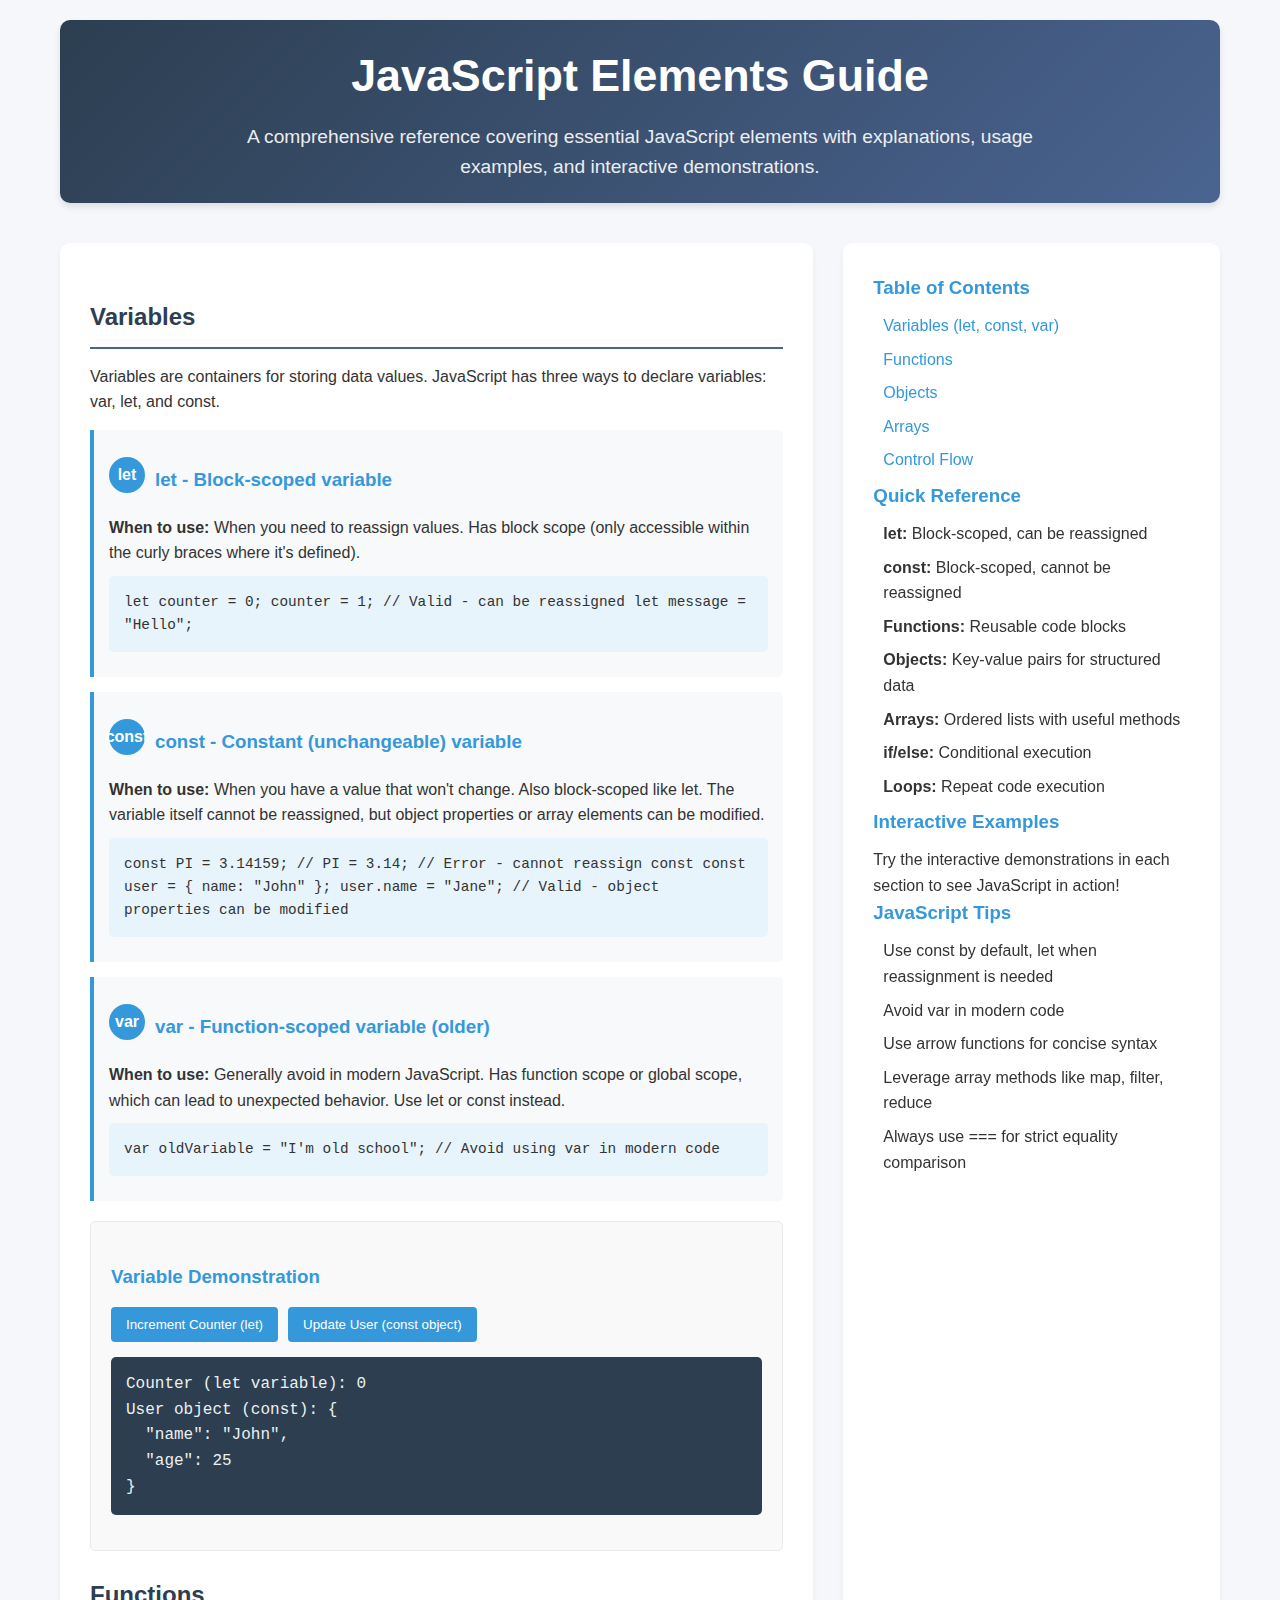
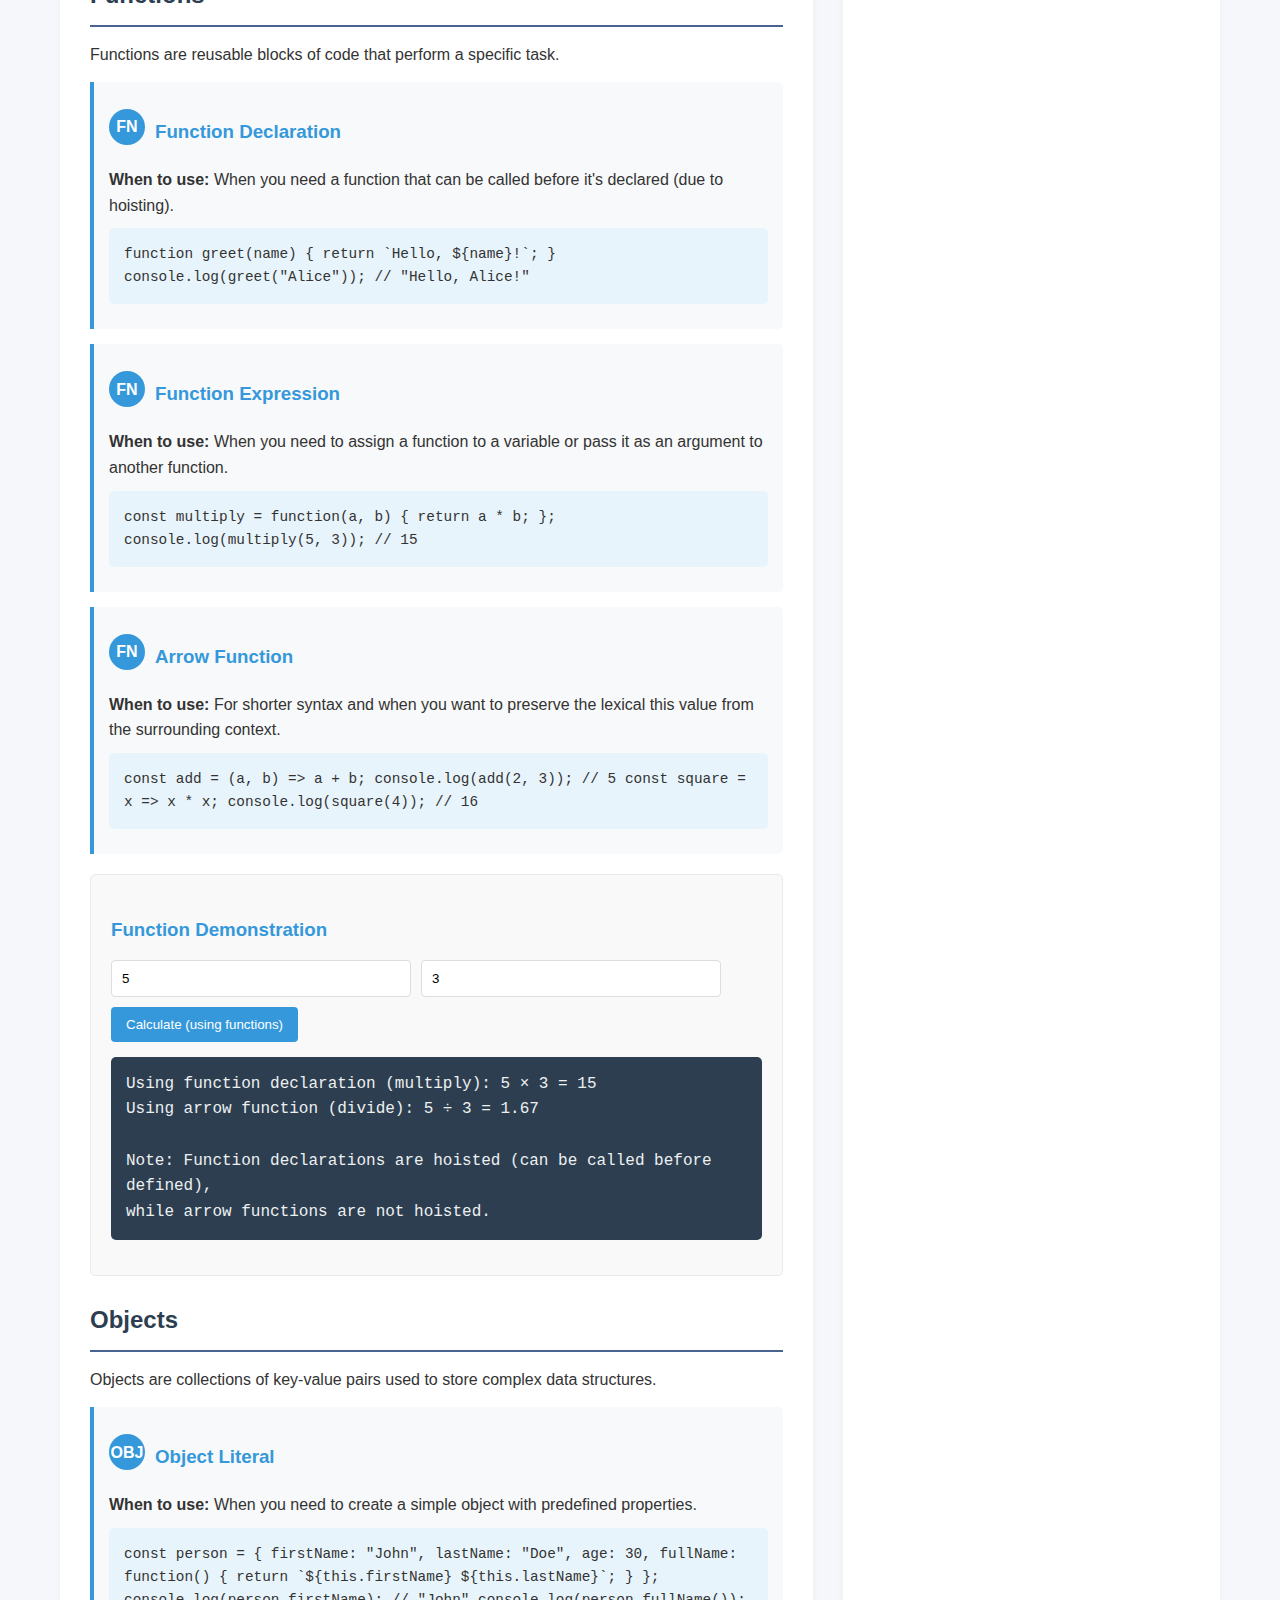
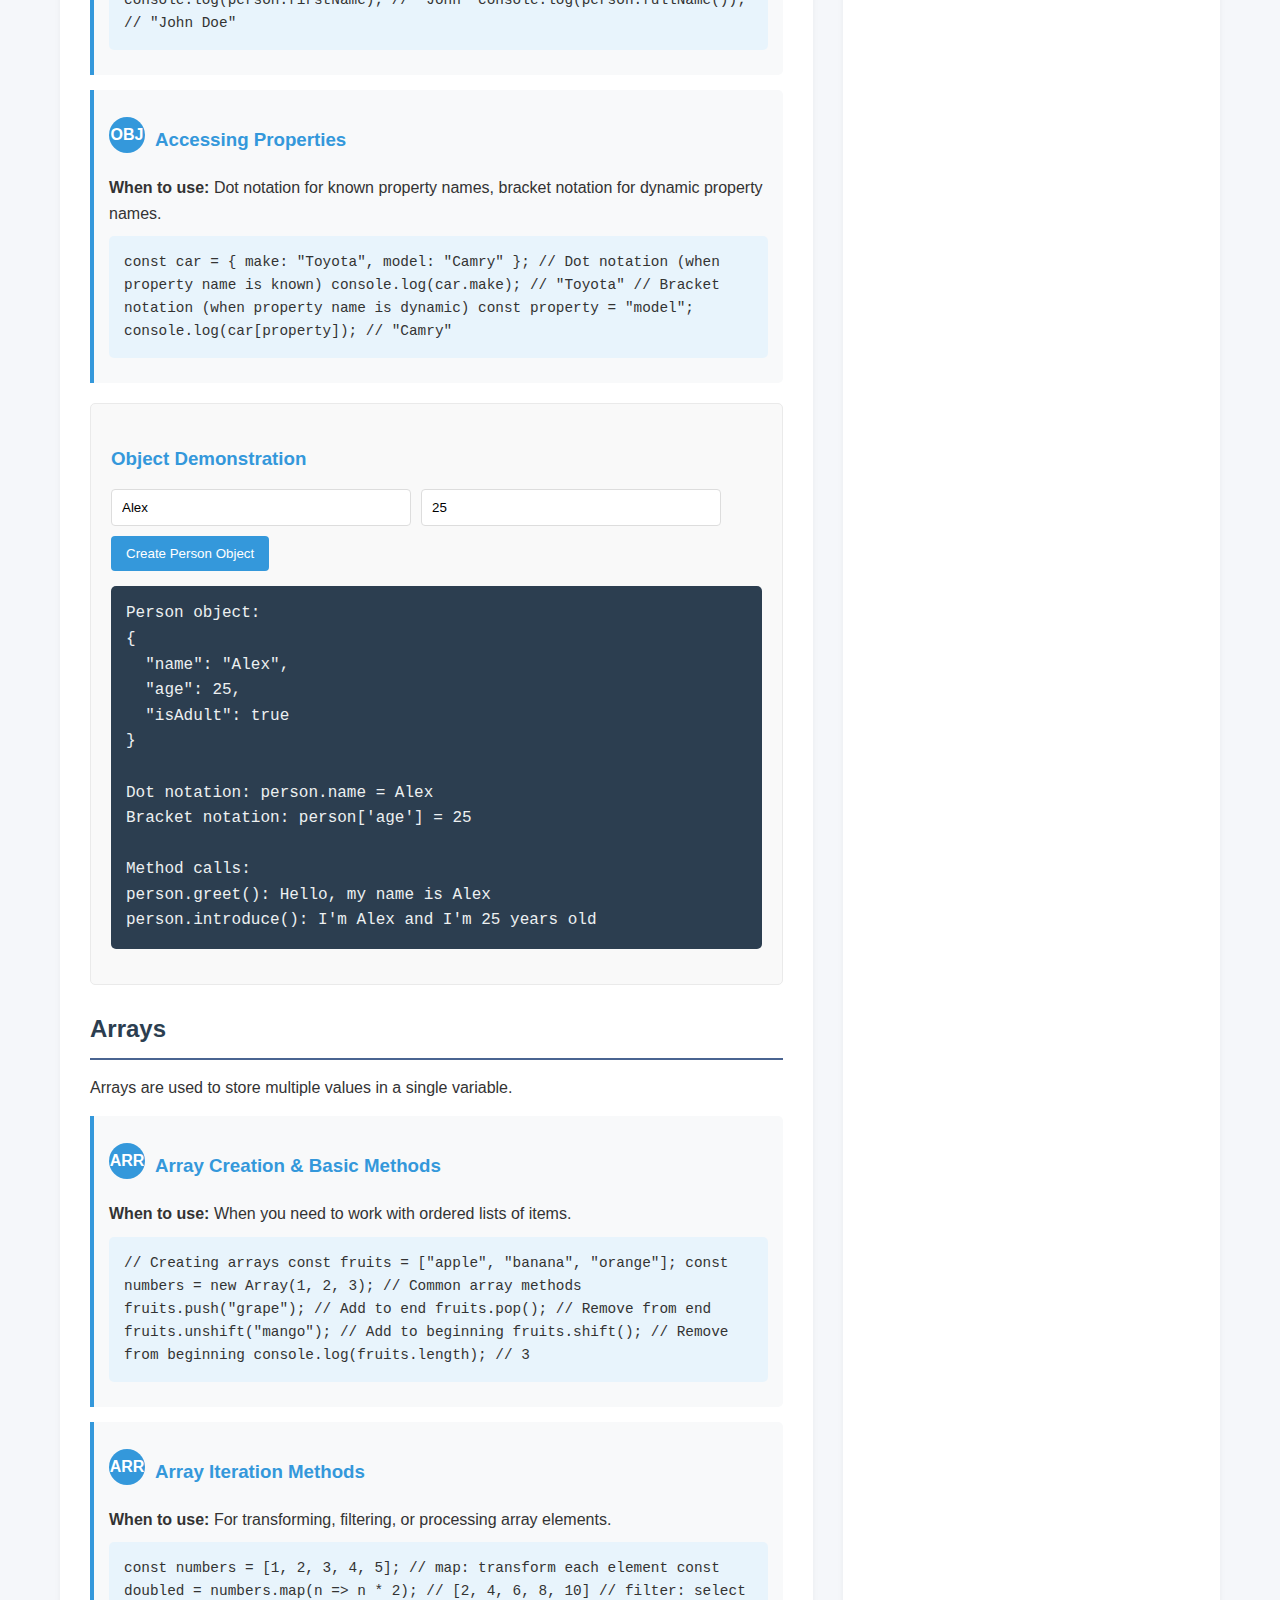
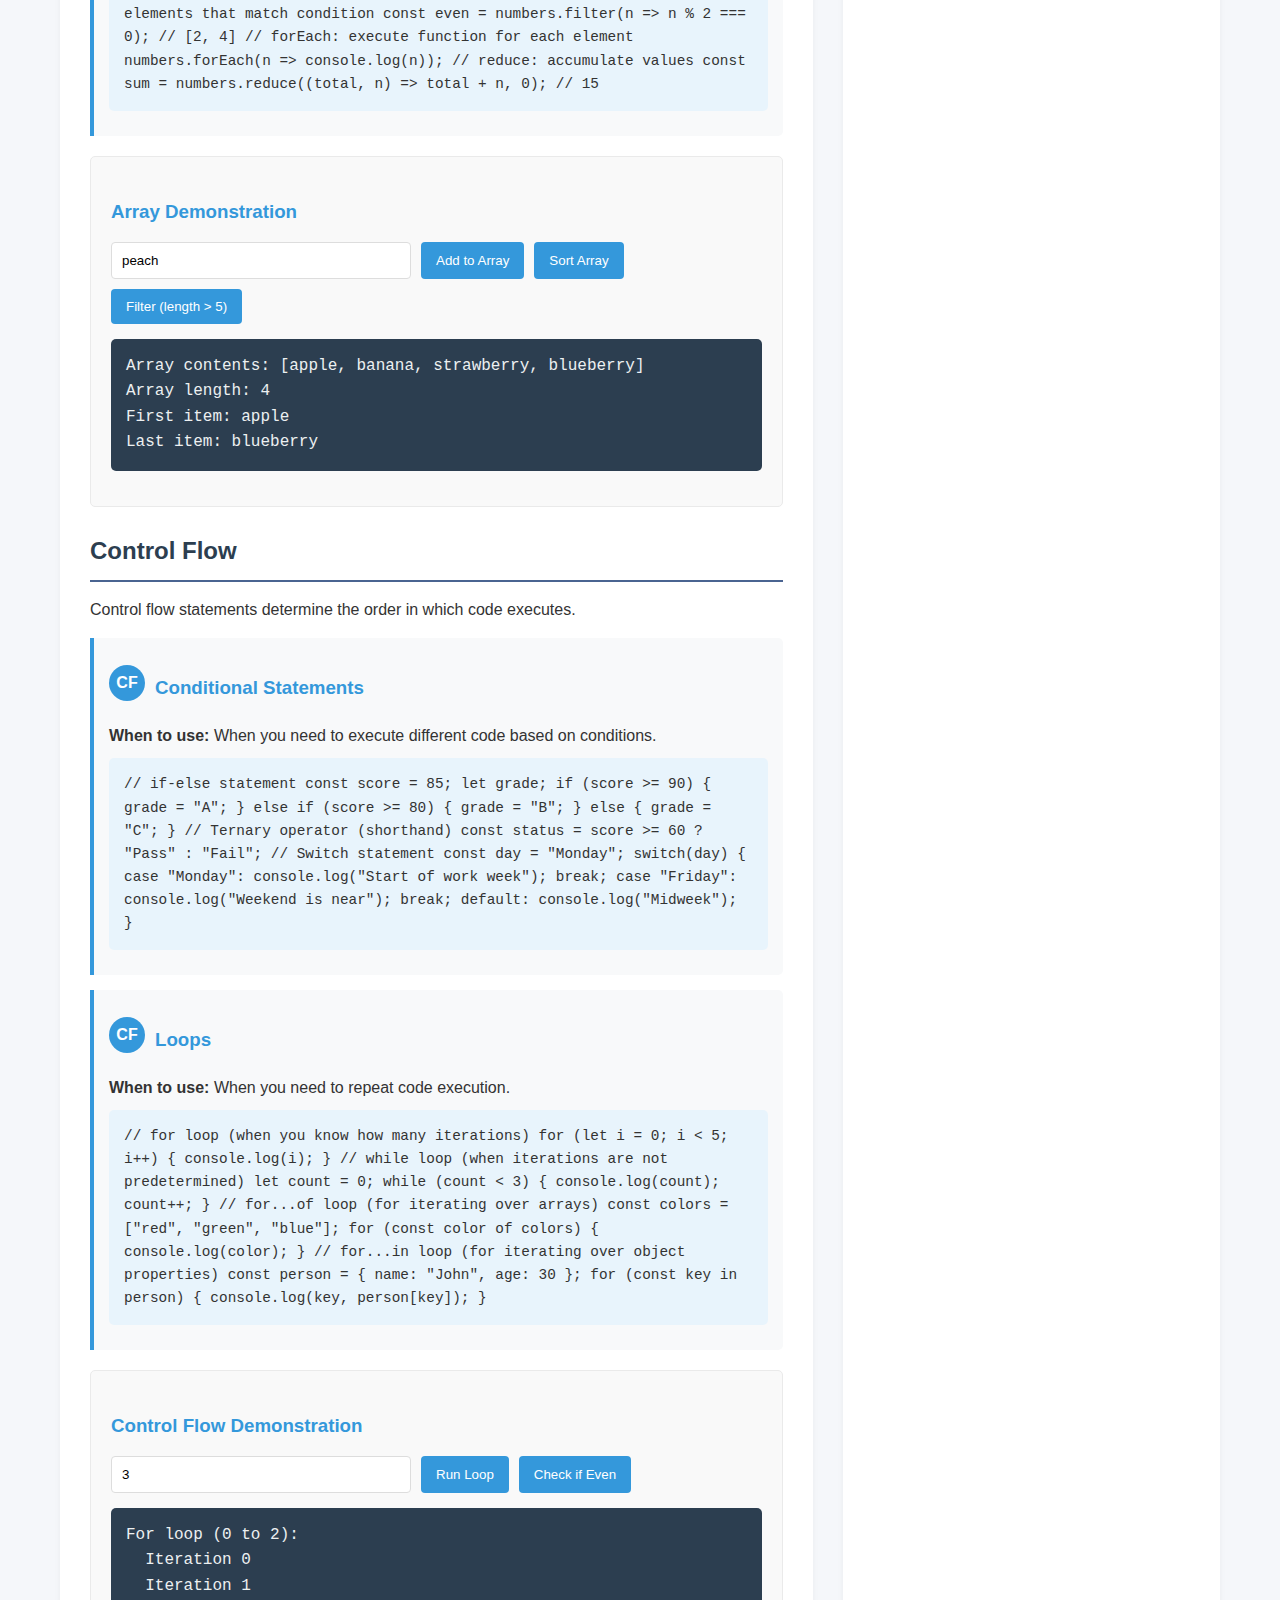
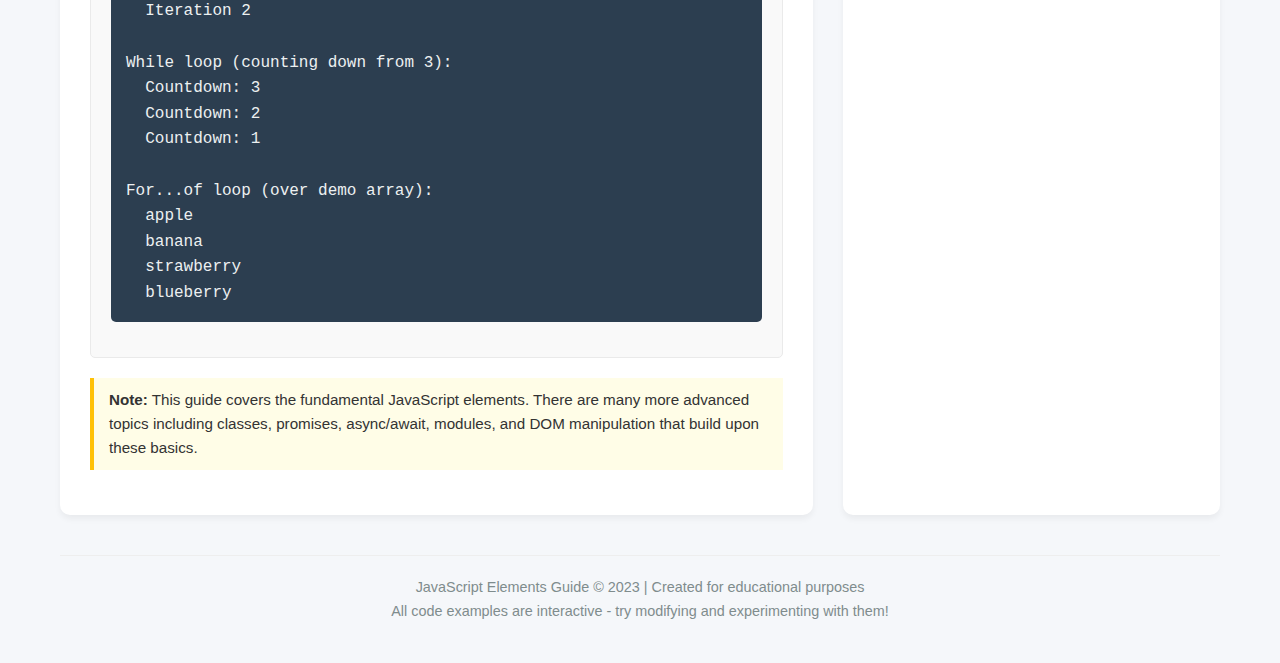
<file: Rosch Web dev.html>
<!DOCTYPE html>
<html lang="en">
<head>
    <meta charset="UTF-8">
    <meta name="viewport" content="width=device-width, initial-scale=1.0">
    <title>JavaScript Elements Guide</title>
    <style>
        * {
            box-sizing: border-box;
            margin: 0;
            padding: 0;
            font-family: 'Segoe UI', Tahoma, Geneva, Verdana, sans-serif;
        }
        
        body {
            background-color: #f5f7fa;
            color: #333;
            line-height: 1.6;
            padding: 20px;
            max-width: 1200px;
            margin: 0 auto;
        }
        
        header {
            text-align: center;
            margin-bottom: 40px;
            padding: 20px;
            background: linear-gradient(135deg, #2c3e50, #4a6491);
            color: white;
            border-radius: 10px;
            box-shadow: 0 4px 6px rgba(0, 0, 0, 0.1);
        }
        
        h1 {
            font-size: 2.8rem;
            margin-bottom: 10px;
        }
        
        .subtitle {
            font-size: 1.2rem;
            opacity: 0.9;
            max-width: 800px;
            margin: 0 auto;
        }
        
        .container {
            display: grid;
            grid-template-columns: 2fr 1fr;
            gap: 30px;
        }
        
        .main-content {
            background-color: white;
            padding: 30px;
            border-radius: 10px;
            box-shadow: 0 4px 6px rgba(0, 0, 0, 0.05);
        }
        
        .sidebar {
            background-color: white;
            padding: 30px;
            border-radius: 10px;
            box-shadow: 0 4px 6px rgba(0, 0, 0, 0.05);
        }
        
        h2 {
            color: #2c3e50;
            border-bottom: 2px solid #4a6491;
            padding-bottom: 10px;
            margin: 25px 0 15px;
        }
        
        h3 {
            color: #3498db;
            margin: 20px 0 10px;
        }
        
        .element-card {
            background-color: #f8f9fa;
            border-left: 4px solid #3498db;
            padding: 15px;
            margin: 15px 0;
            border-radius: 0 5px 5px 0;
        }
        
        .element-title {
            display: flex;
            align-items: center;
            margin-bottom: 10px;
        }
        
        .element-icon {
            background-color: #3498db;
            color: white;
            width: 36px;
            height: 36px;
            border-radius: 50%;
            display: flex;
            align-items: center;
            justify-content: center;
            margin-right: 10px;
            font-weight: bold;
        }
        
        .usage {
            background-color: #e8f4fc;
            padding: 15px;
            border-radius: 5px;
            margin: 10px 0;
            font-family: 'Courier New', monospace;
            font-size: 0.9rem;
            overflow-x: auto;
        }
        
        .demo-area {
            background-color: #f9f9f9;
            padding: 20px;
            border-radius: 5px;
            margin: 20px 0;
            border: 1px solid #eaeaea;
        }
        
        .demo-controls {
            display: flex;
            flex-wrap: wrap;
            gap: 10px;
            margin: 15px 0;
        }
        
        button {
            background-color: #3498db;
            color: white;
            border: none;
            padding: 10px 15px;
            border-radius: 4px;
            cursor: pointer;
            transition: background-color 0.3s;
        }
        
        button:hover {
            background-color: #2980b9;
        }
        
        input, select {
            padding: 10px;
            border: 1px solid #ddd;
            border-radius: 4px;
            width: 100%;
            max-width: 300px;
        }
        
        .output {
            background-color: #2c3e50;
            color: #ecf0f1;
            padding: 15px;
            border-radius: 5px;
            margin: 15px 0;
            font-family: 'Courier New', monospace;
            min-height: 50px;
            white-space: pre-wrap;
        }
        
        .note {
            background-color: #fffde7;
            padding: 10px 15px;
            border-left: 4px solid #ffc107;
            margin: 15px 0;
            font-size: 0.95rem;
        }
        
        .toc {
            position: sticky;
            top: 20px;
        }
        
        .toc h3 {
            margin-top: 0;
        }
        
        .toc ul {
            list-style-type: none;
            padding-left: 10px;
        }
        
        .toc li {
            margin: 8px 0;
        }
        
        .toc a {
            color: #3498db;
            text-decoration: none;
            transition: color 0.3s;
        }
        
        .toc a:hover {
            color: #2980b9;
            text-decoration: underline;
        }
        
        footer {
            text-align: center;
            margin-top: 40px;
            padding: 20px;
            color: #7f8c8d;
            font-size: 0.9rem;
            border-top: 1px solid #eee;
        }
        
        @media (max-width: 768px) {
            .container {
                grid-template-columns: 1fr;
            }
            
            h1 {
                font-size: 2.2rem;
            }
        }
    </style>
</head>
<body>
    <header>
        <h1>JavaScript Elements Guide</h1>
        <p class="subtitle">A comprehensive reference covering essential JavaScript elements with explanations, usage examples, and interactive demonstrations.</p>
    </header>
    
    <div class="container">
        <main class="main-content">
            <section id="variables">
                <h2>Variables</h2>
                <p>Variables are containers for storing data values. JavaScript has three ways to declare variables: <code>var</code>, <code>let</code>, and <code>const</code>.</p>
                
                <div class="element-card">
                    <div class="element-title">
                        <div class="element-icon">let</div>
                        <h3>let - Block-scoped variable</h3>
                    </div>
                    <p><strong>When to use:</strong> When you need to reassign values. Has block scope (only accessible within the curly braces where it's defined).</p>
                    <div class="usage">let counter = 0;
counter = 1; // Valid - can be reassigned
let message = "Hello";</div>
                </div>
                
                <div class="element-card">
                    <div class="element-title">
                        <div class="element-icon">const</div>
                        <h3>const - Constant (unchangeable) variable</h3>
                    </div>
                    <p><strong>When to use:</strong> When you have a value that won't change. Also block-scoped like <code>let</code>. The variable itself cannot be reassigned, but object properties or array elements can be modified.</p>
                    <div class="usage">const PI = 3.14159;
// PI = 3.14; // Error - cannot reassign const

const user = { name: "John" };
user.name = "Jane"; // Valid - object properties can be modified</div>
                </div>
                
                <div class="element-card">
                    <div class="element-title">
                        <div class="element-icon">var</div>
                        <h3>var - Function-scoped variable (older)</h3>
                    </div>
                    <p><strong>When to use:</strong> Generally avoid in modern JavaScript. Has function scope or global scope, which can lead to unexpected behavior. Use <code>let</code> or <code>const</code> instead.</p>
                    <div class="usage">var oldVariable = "I'm old school";
// Avoid using var in modern code</div>
                </div>
                
                <div class="demo-area">
                    <h3>Variable Demonstration</h3>
                    <div class="demo-controls">
                        <button onclick="incrementCounter()">Increment Counter (let)</button>
                        <button onclick="updateUser()">Update User (const object)</button>
                    </div>
                    <div class="output" id="variableOutput">
                        // Output will appear here
                    </div>
                </div>
            </section>
            
            <section id="functions">
                <h2>Functions</h2>
                <p>Functions are reusable blocks of code that perform a specific task.</p>
                
                <div class="element-card">
                    <div class="element-title">
                        <div class="element-icon">FN</div>
                        <h3>Function Declaration</h3>
                    </div>
                    <p><strong>When to use:</strong> When you need a function that can be called before it's declared (due to hoisting).</p>
                    <div class="usage">function greet(name) {
    return `Hello, ${name}!`;
}
console.log(greet("Alice")); // "Hello, Alice!"</div>
                </div>
                
                <div class="element-card">
                    <div class="element-title">
                        <div class="element-icon">FN</div>
                        <h3>Function Expression</h3>
                    </div>
                    <p><strong>When to use:</strong> When you need to assign a function to a variable or pass it as an argument to another function.</p>
                    <div class="usage">const multiply = function(a, b) {
    return a * b;
};
console.log(multiply(5, 3)); // 15</div>
                </div>
                
                <div class="element-card">
                    <div class="element-title">
                        <div class="element-icon">FN</div>
                        <h3>Arrow Function</h3>
                    </div>
                    <p><strong>When to use:</strong> For shorter syntax and when you want to preserve the lexical <code>this</code> value from the surrounding context.</p>
                    <div class="usage">const add = (a, b) => a + b;
console.log(add(2, 3)); // 5

const square = x => x * x;
console.log(square(4)); // 16</div>
                </div>
                
                <div class="demo-area">
                    <h3>Function Demonstration</h3>
                    <div class="demo-controls">
                        <input type="number" id="num1" placeholder="Enter first number" value="5">
                        <input type="number" id="num2" placeholder="Enter second number" value="3">
                        <button onclick="calculate()">Calculate (using functions)</button>
                    </div>
                    <div class="output" id="functionOutput">
                        // Results will appear here
                    </div>
                </div>
            </section>
            
            <section id="objects">
                <h2>Objects</h2>
                <p>Objects are collections of key-value pairs used to store complex data structures.</p>
                
                <div class="element-card">
                    <div class="element-title">
                        <div class="element-icon">OBJ</div>
                        <h3>Object Literal</h3>
                    </div>
                    <p><strong>When to use:</strong> When you need to create a simple object with predefined properties.</p>
                    <div class="usage">const person = {
    firstName: "John",
    lastName: "Doe",
    age: 30,
    fullName: function() {
        return `${this.firstName} ${this.lastName}`;
    }
};
console.log(person.firstName); // "John"
console.log(person.fullName()); // "John Doe"</div>
                </div>
                
                <div class="element-card">
                    <div class="element-title">
                        <div class="element-icon">OBJ</div>
                        <h3>Accessing Properties</h3>
                    </div>
                    <p><strong>When to use:</strong> Dot notation for known property names, bracket notation for dynamic property names.</p>
                    <div class="usage">const car = { make: "Toyota", model: "Camry" };

// Dot notation (when property name is known)
console.log(car.make); // "Toyota"

// Bracket notation (when property name is dynamic)
const property = "model";
console.log(car[property]); // "Camry"</div>
                </div>
                
                <div class="demo-area">
                    <h3>Object Demonstration</h3>
                    <div class="demo-controls">
                        <input type="text" id="personName" placeholder="Enter name" value="Alex">
                        <input type="number" id="personAge" placeholder="Enter age" value="25">
                        <button onclick="createPerson()">Create Person Object</button>
                    </div>
                    <div class="output" id="objectOutput">
                        // Object details will appear here
                    </div>
                </div>
            </section>
            
            <section id="arrays">
                <h2>Arrays</h2>
                <p>Arrays are used to store multiple values in a single variable.</p>
                
                <div class="element-card">
                    <div class="element-title">
                        <div class="element-icon">ARR</div>
                        <h3>Array Creation & Basic Methods</h3>
                    </div>
                    <p><strong>When to use:</strong> When you need to work with ordered lists of items.</p>
                    <div class="usage">// Creating arrays
const fruits = ["apple", "banana", "orange"];
const numbers = new Array(1, 2, 3);

// Common array methods
fruits.push("grape"); // Add to end
fruits.pop(); // Remove from end
fruits.unshift("mango"); // Add to beginning
fruits.shift(); // Remove from beginning

console.log(fruits.length); // 3</div>
                </div>
                
                <div class="element-card">
                    <div class="element-title">
                        <div class="element-icon">ARR</div>
                        <h3>Array Iteration Methods</h3>
                    </div>
                    <p><strong>When to use:</strong> For transforming, filtering, or processing array elements.</p>
                    <div class="usage">const numbers = [1, 2, 3, 4, 5];

// map: transform each element
const doubled = numbers.map(n => n * 2); // [2, 4, 6, 8, 10]

// filter: select elements that match condition
const even = numbers.filter(n => n % 2 === 0); // [2, 4]

// forEach: execute function for each element
numbers.forEach(n => console.log(n));

// reduce: accumulate values
const sum = numbers.reduce((total, n) => total + n, 0); // 15</div>
                </div>
                
                <div class="demo-area">
                    <h3>Array Demonstration</h3>
                    <div class="demo-controls">
                        <input type="text" id="arrayItem" placeholder="Enter item to add" value="peach">
                        <button onclick="addToArray()">Add to Array</button>
                        <button onclick="sortArray()">Sort Array</button>
                        <button onclick="filterArray()">Filter (length > 5)</button>
                    </div>
                    <div class="output" id="arrayOutput">
                        // Array will appear here
                    </div>
                </div>
            </section>
            
            <section id="control-flow">
                <h2>Control Flow</h2>
                <p>Control flow statements determine the order in which code executes.</p>
                
                <div class="element-card">
                    <div class="element-title">
                        <div class="element-icon">CF</div>
                        <h3>Conditional Statements</h3>
                    </div>
                    <p><strong>When to use:</strong> When you need to execute different code based on conditions.</p>
                    <div class="usage">// if-else statement
const score = 85;
let grade;

if (score >= 90) {
    grade = "A";
} else if (score >= 80) {
    grade = "B";
} else {
    grade = "C";
}

// Ternary operator (shorthand)
const status = score >= 60 ? "Pass" : "Fail";

// Switch statement
const day = "Monday";
switch(day) {
    case "Monday":
        console.log("Start of work week");
        break;
    case "Friday":
        console.log("Weekend is near");
        break;
    default:
        console.log("Midweek");
}</div>
                </div>
                
                <div class="element-card">
                    <div class="element-title">
                        <div class="element-icon">CF</div>
                        <h3>Loops</h3>
                    </div>
                    <p><strong>When to use:</strong> When you need to repeat code execution.</p>
                    <div class="usage">// for loop (when you know how many iterations)
for (let i = 0; i < 5; i++) {
    console.log(i);
}

// while loop (when iterations are not predetermined)
let count = 0;
while (count < 3) {
    console.log(count);
    count++;
}

// for...of loop (for iterating over arrays)
const colors = ["red", "green", "blue"];
for (const color of colors) {
    console.log(color);
}

// for...in loop (for iterating over object properties)
const person = { name: "John", age: 30 };
for (const key in person) {
    console.log(key, person[key]);
}</div>
                </div>
                
                <div class="demo-area">
                    <h3>Control Flow Demonstration</h3>
                    <div class="demo-controls">
                        <input type="number" id="loopCount" placeholder="Enter loop count" value="3">
                        <button onclick="runLoop()">Run Loop</button>
                        <button onclick="checkNumber()">Check if Even</button>
                    </div>
                    <div class="output" id="controlFlowOutput">
                        // Control flow results will appear here
                    </div>
                </div>
            </section>
            
            <div class="note">
                <strong>Note:</strong> This guide covers the fundamental JavaScript elements. There are many more advanced topics including classes, promises, async/await, modules, and DOM manipulation that build upon these basics.
            </div>
        </main>
        
        <aside class="sidebar">
            <div class="toc">
                <h3>Table of Contents</h3>
                <ul>
                    <li><a href="#variables">Variables (let, const, var)</a></li>
                    <li><a href="#functions">Functions</a></li>
                    <li><a href="#objects">Objects</a></li>
                    <li><a href="#arrays">Arrays</a></li>
                    <li><a href="#control-flow">Control Flow</a></li>
                </ul>
                
                <h3>Quick Reference</h3>
                <ul>
                    <li><strong>let:</strong> Block-scoped, can be reassigned</li>
                    <li><strong>const:</strong> Block-scoped, cannot be reassigned</li>
                    <li><strong>Functions:</strong> Reusable code blocks</li>
                    <li><strong>Objects:</strong> Key-value pairs for structured data</li>
                    <li><strong>Arrays:</strong> Ordered lists with useful methods</li>
                    <li><strong>if/else:</strong> Conditional execution</li>
                    <li><strong>Loops:</strong> Repeat code execution</li>
                </ul>
                
                <h3>Interactive Examples</h3>
                <p>Try the interactive demonstrations in each section to see JavaScript in action!</p>
                
                <h3>JavaScript Tips</h3>
                <ul>
                    <li>Use <code>const</code> by default, <code>let</code> when reassignment is needed</li>
                    <li>Avoid <code>var</code> in modern code</li>
                    <li>Use arrow functions for concise syntax</li>
                    <li>Leverage array methods like <code>map</code>, <code>filter</code>, <code>reduce</code></li>
                    <li>Always use <code>===</code> for strict equality comparison</li>
                </ul>
            </div>
        </aside>
    </div>
    
    <footer>
        <p>JavaScript Elements Guide &copy; 2023 | Created for educational purposes</p>
        <p>All code examples are interactive - try modifying and experimenting with them!</p>
    </footer>
    
    <script>
        // Variables demonstration
        let counter = 0;
        const user = { name: "John", age: 25 };
        
        function incrementCounter() {
            counter++;
            document.getElementById("variableOutput").textContent = 
                `Counter (let variable): ${counter}\n` +
                `Note: 'let' allows reassignment, so counter can be incremented.`;
        }
        
        function updateUser() {
            // We can modify properties of a const object
            user.age += 1;
            document.getElementById("variableOutput").textContent = 
                `User object (const): ${JSON.stringify(user, null, 2)}\n` +
                `Note: 'const' prevents reassignment of the variable itself,\n` +
                `but object properties can still be modified.`;
        }
        
        // Functions demonstration
        function multiply(a, b) {
            return a * b;
        }
        
        const divide = (a, b) => a / b;
        
        function calculate() {
            const num1 = parseFloat(document.getElementById("num1").value) || 0;
            const num2 = parseFloat(document.getElementById("num2").value) || 0;
            
            const product = multiply(num1, num2);
            const quotient = divide(num1, num2);
            
            document.getElementById("functionOutput").textContent = 
                `Using function declaration (multiply): ${num1} × ${num2} = ${product}\n` +
                `Using arrow function (divide): ${num1} ÷ ${num2} = ${quotient.toFixed(2)}\n\n` +
                `Note: Function declarations are hoisted (can be called before defined),\n` +
                `while arrow functions are not hoisted.`;
        }
        
        // Objects demonstration
        function createPerson() {
            const name = document.getElementById("personName").value || "Anonymous";
            const age = parseInt(document.getElementById("personAge").value) || 0;
            
            // Create person object using object literal
            const person = {
                name: name,
                age: age,
                isAdult: age >= 18,
                greet: function() {
                    return `Hello, my name is ${this.name}`;
                },
                // Using shorthand method syntax (ES6)
                introduce() {
                    return `I'm ${this.name} and I'm ${this.age} years old`;
                }
            };
            
            // Accessing properties
            const dotNotation = `Dot notation: person.name = ${person.name}`;
            const bracketNotation = `Bracket notation: person['age'] = ${person['age']}`;
            
            document.getElementById("objectOutput").textContent = 
                `Person object:\n${JSON.stringify(person, null, 2)}\n\n` +
                `${dotNotation}\n` +
                `${bracketNotation}\n\n` +
                `Method calls:\n` +
                `person.greet(): ${person.greet()}\n` +
                `person.introduce(): ${person.introduce()}`;
        }
        
        // Arrays demonstration
        const demoArray = ["apple", "banana", "strawberry", "blueberry"];
        
        function updateArrayDisplay() {
            document.getElementById("arrayOutput").textContent = 
                `Array contents: [${demoArray.join(", ")}]\n` +
                `Array length: ${demoArray.length}\n` +
                `First item: ${demoArray[0]}\n` +
                `Last item: ${demoArray[demoArray.length - 1]}`;
        }
        
        function addToArray() {
            const item = document.getElementById("arrayItem").value || "new item";
            demoArray.push(item);
            updateArrayDisplay();
        }
        
        function sortArray() {
            demoArray.sort();
            updateArrayDisplay();
        }
        
        function filterArray() {
            const filtered = demoArray.filter(item => item.length > 5);
            document.getElementById("arrayOutput").textContent = 
                `Original array: [${demoArray.join(", ")}]\n` +
                `Filtered (items with more than 5 characters): [${filtered.join(", ")}]\n\n` +
                `Note: The filter() method creates a new array without modifying the original.`;
        }
        
        // Initialize array display
        updateArrayDisplay();
        
        // Control flow demonstration
        function runLoop() {
            const count = parseInt(document.getElementById("loopCount").value) || 1;
            let output = "";
            
            output += `For loop (0 to ${count-1}):\n`;
            for (let i = 0; i < count; i++) {
                output += `  Iteration ${i}\n`;
            }
            
            output += `\nWhile loop (counting down from ${count}):\n`;
            let j = count;
            while (j > 0) {
                output += `  Countdown: ${j}\n`;
                j--;
            }
            
            output += `\nFor...of loop (over demo array):\n`;
            for (const item of demoArray) {
                output += `  ${item}\n`;
            }
            
            document.getElementById("controlFlowOutput").textContent = output;
        }
        
        function checkNumber() {
            const input = document.getElementById("loopCount").value;
            const number = parseInt(input);
            let result;
            
            if (isNaN(number)) {
                result = "Please enter a valid number";
            } else if (number % 2 === 0) {
                result = `${number} is an even number`;
            } else {
                result = `${number} is an odd number`;
            }
            
            // Using ternary operator
            const parity = number % 2 === 0 ? "even" : "odd";
            
            document.getElementById("controlFlowOutput").textContent = 
                `if-else result: ${result}\n` +
                `Ternary operator: ${number} is ${parity}`;
        }
        
        // Initialize with some content
        document.getElementById("variableOutput").textContent = 
            `Counter (let variable): ${counter}\n` +
            `User object (const): ${JSON.stringify(user, null, 2)}`;
        
        calculate(); // Initialize function output
        createPerson(); // Initialize object output
        runLoop(); // Initialize control flow output
    </script>
</body>
</html>
</file>
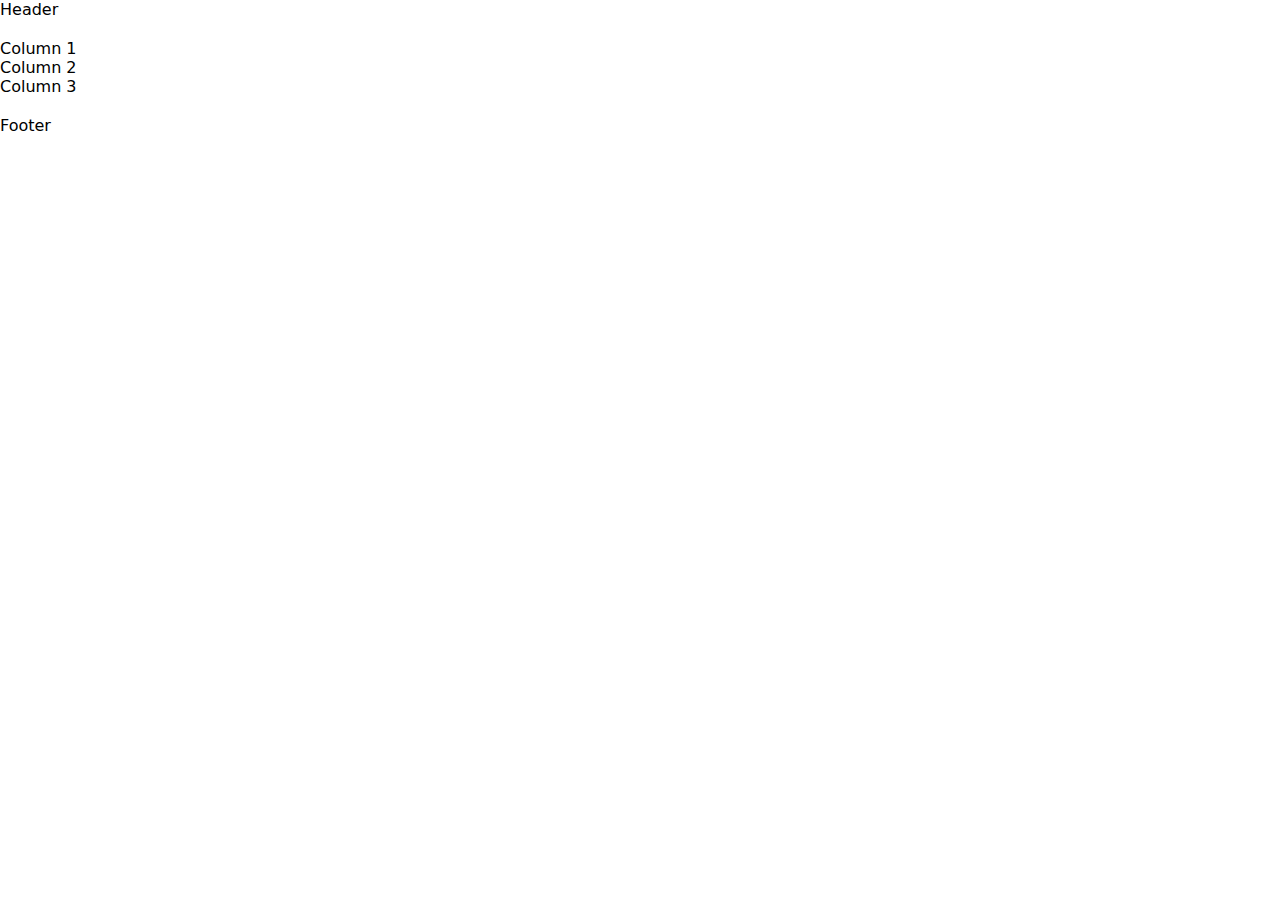
<file: semantics.html>
<!DOCTYPE html>
<html lang="en">
<head>
    <meta charset="UTF-8">
    <meta name="viewport" content="width=device-width, initial-scale=1.0">
    <title>Css Float</title>
    <link rel="stylesheet" href="style.css">
</head>
<body>
    <header>Header</header>
    <main class="container">
         <section class="left">Column 1</section>
         <section class="center">Column 2</section>
         <section class="last">Column 3</section>
    </main>
    <footer>Footer</footer>
</body>
</html>
</file>
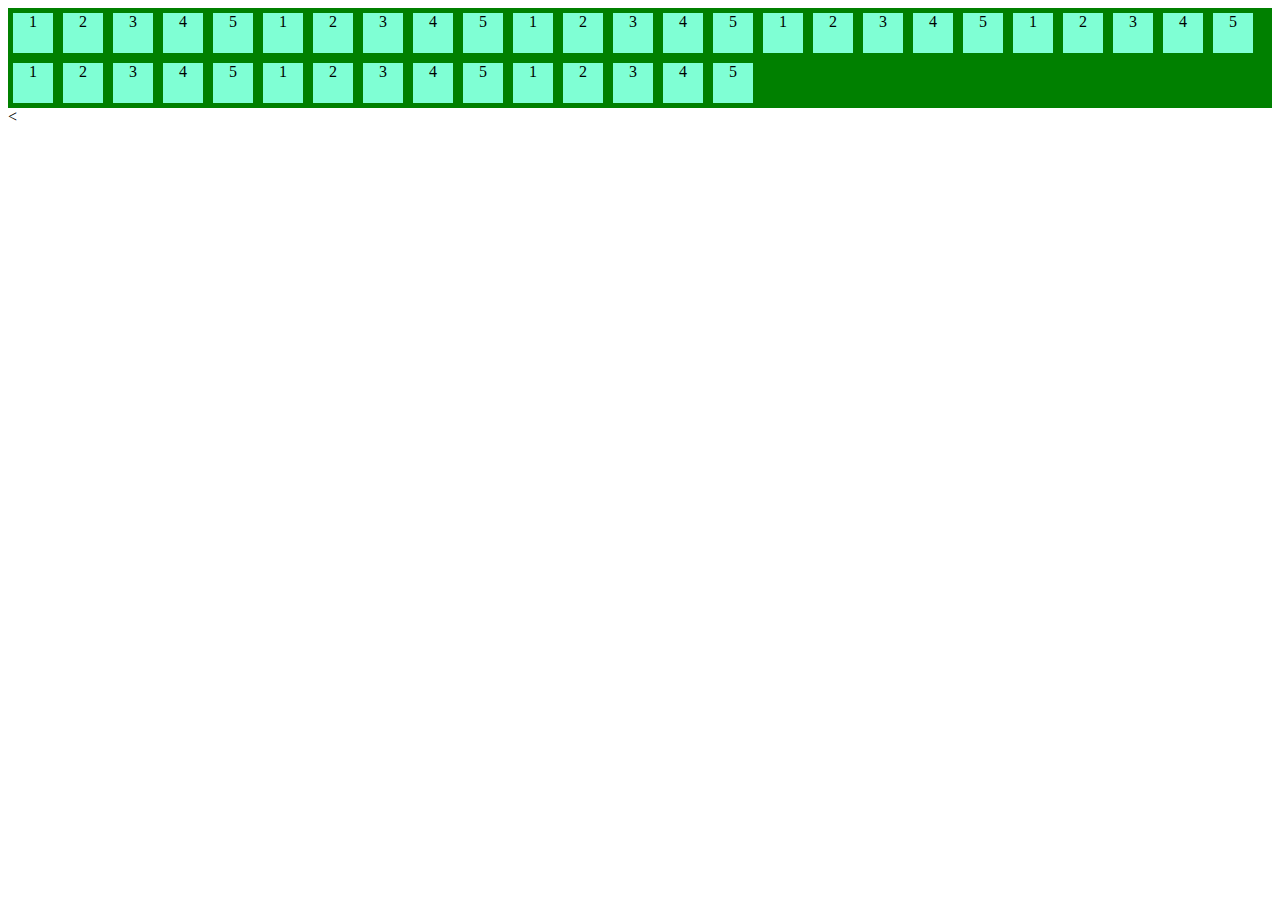
<file: flex/flex.html>
<!DOCTYPE html>
<html lang="en">
<head>
    <meta charset="UTF-8">
    <meta name="viewport" content="width=device-width, initial-scale=1.0">
    <link rel="stylesheet" href="flex.css">
    <title>Flex</title>
</head>
<body>
    <div class="container">
    <div class="box">1</div>
    <div class="box">2</div>
    <div class="box">3</div>
    <div class="box">4</div>
    <div class="box">5</div>
    <div class="box">1</div>
    <div class="box">2</div>
    <div class="box">3</div>
    <div class="box">4</div>
    <div class="box">5</div>
    <div class="box">1</div>
    <div class="box">2</div>
    <div class="box">3</div>
    <div class="box">4</div>
    <div class="box">5</div>
    <div class="box">1</div>
    <div class="box">2</div>
    <div class="box">3</div>
    <div class="box">4</div>
    <div class="box">5</div>
    <div class="box">1</div>
    <div class="box">2</div>
    <div class="box">3</div>
    <div class="box">4</div>
    <div class="box">5</div>
    <div class="box">1</div>
    <div class="box">2</div>
    <div class="box">3</div>
    <div class="box">4</div>
    <div class="box">5</div>
    <div class="box">1</div>
    <div class="box">2</div>
    <div class="box">3</div>
    <div class="box">4</div>
    <div class="box">5</div>
    <div class="box">1</div>
    <div class="box">2</div>
    <div class="box">3</div>
    <div class="box">4</div>
    <div class="box">5</div>
    
  </div><
</body>
</html>
</file>
<file: divs behaviour/styl.css>
* {
    border: 0;
    margin: 0;
    padding: 0;
    box-sizing: border-box;
}

body {
    background-color: rgb(34, 33, 33);
    font-family: system-ui, -apple-system, BlinkMacSystemFont, 'Segoe UI', Roboto, Oxygen, Ubuntu, Cantarell, 'Open Sans', 'Helvetica Neue', sans-serif;
}

.container {
    display: flex;
    flex-direction: row;
    background-color: rgb(153, 152, 152);
    height: 250px;
    width: 290px;
    border-radius: 15px;
    padding: 10px;
    margin-top: 15%;
    margin-left: 30%;
    gap: 5px;
      box-shadow: 0px 0px 10px white ;

}

.card {
    display: flex;
    flex-direction: column;
    background-color: white;
    justify-content: center;
    align-items: center;
    padding: 10px;
    border: 2px solid black;
    transition:  2s ease-in-out;
    overflow: hidden;
    box-shadow: 0px 0px 10px ;
   
}

p {
    width: 60px;
    transition:  transform 1s linear;
    font-weight: 500;
    font-size: 15px;
    position: relative;

}

.card:hover p{
    transform: rotate(180deg);
    color: white;

  
}
.card:hover{
    width: 200px;
     scale: calc(-1.0);
     background-color: rgb(44, 45, 53);
     transition: all width 2s;
}
button{
    padding: 10px;
    border-radius: 10px;
    box-shadow: none;
    margin-top: 30px;
    margin-left: 44%;
    font-weight: 700;
    font-size: 15px;
    transition: 2s ease-in-out;
}
@keyframes shadow-pulse{
    0%{ box-shadow: 0px 0px 20px white;}
    25%{ box-shadow: 0px 0px 20px rgb(2, 3, 44);}
    50%{ box-shadow: 0px 0px 20px rgb(77, 2, 2);}
    75%{ box-shadow: 0px 0px 20px rgb(3, 65, 14);}
    100%{ box-shadow: 0px 0px 20px rgb(78, 25, 4);}
}
button:hover{
    animation: shadow-pulse 3s ease-in-out infinite;
    background-color: rgb(66, 64, 64);
}
</file>
<file: order/style.css>
* {
    margin: 0;
    box-sizing: border-box;
    padding: 0;
}

.container {
    position: relative;
    display: flex;
    flex-direction: row;
    background-color: rgb(99, 90, 90);
    padding: 20px;
    width: 470px;
    margin-left: 30%;
    border-radius: 10px;
    box-shadow: 0px 0px 10px grey;
    margin-top: 15%;
    transition: all 2s ease;
    height: 350px;

}

body {
    background-color: rgb(31, 30, 30);
    font-family: system-ui, -apple-system, BlinkMacSystemFont, 'Segoe UI', Roboto, Oxygen, Ubuntu, Cantarell, 'Open Sans', 'Helvetica Neue', sans-serif;
}

.div1 {
    position: absolute;
    order: 1;
    padding: 10px;
    border-bottom-left-radius: 50px;
    border-bottom-right-radius: 10px;
    border-top-left-radius: 20px;
    border-top-right-radius: 50px;
    z-index: 2;
    width: 250px;
    height: 304px;
    text-align: center;
    box-shadow: 0px 0px 40px rgb(8, 8, 8);
    background-color: rgb(24, 44, 24);

}

.div2 {
    position: absolute;
    order: 2;
    background-color: rgb(51, 36, 36);
    padding: 10px;
    border-top-left-radius: 0px;
    border-top-right-radius: 50px;
    border-bottom-left-radius: 0px;
    border-bottom-right-radius: 10px;
    z-index: 1;
    width: 250px;
    margin-left: 178px;
    height: 304px;
    text-align: center;
    box-shadow: 0px 0px 40px rgb(182, 178, 178);

}

button {
    padding: 5px;
    border: 1px solid grey;
    border-radius: 10px;
    background-color: bisque;
    width: 100px;
    box-shadow: 0px 0px 10px;
}

.container:hover .div1 {
    transform: translateX(70%);
    border-top-left-radius: 0px;
    z-index: 0;
    box-shadow: 0px 0px 10px rgb(2, 70, 2);
     background-color: rgb(44, 41, 53);
      transform: scale(0.-9);

}

.container:hover .div2  {
    transform: translateX(-70%);
    border-top-left-radius: 00px;
    border-bottom-left-radius: 50px;
    border-top-left-radius: 10px;
    box-shadow: 0px 0px 10px rgb(49, 1, 1);
    background-color: rgb(66, 63, 62);
    transform: scale(-4.-9);
}

.div1, .div2 {
    transition: 2s ease-in-out;
    transition: z-index 17s transform border-radius color 2s ease-in-out;
}
</file>
<file: properlistener/style.css>
*{
    box-sizing: border-box;
    margin: 0;
    padding: 0;
    border: 0;
}
input{
    background-color: rgb(189, 186, 186);
    border-radius: 10px;
    border: 1px solid black;
    padding: 10px;
    z-index: 1;
}
div{
    display: flex;
    flex-direction: column;
    justify-content: center;
    align-items: center;
    margin-top: 15%;
    margin-left: 50%;
    height: 200px;
    width: 200px;
    border: 1px solid;
    z-index: 0;
    transition:  3s ease-in-out; 
    
}
</file>
<file: template2/styles.css>
* {
    margin: 0;
    padding: 0;
    box-sizing: border-box;
}

:root {
    --primary-color: #6366f1;
    --secondary-color: #ec4899;
    --dark-color: #1f2937;
    --light-color: #f9fafb;
    --text-color: #374151;
    --border-color: #e5e7eb;
    --transition: all 0.3s ease;
}

html {
    scroll-behavior: smooth;
}

body {
    font-family: 'Segoe UI', Tahoma, Geneva, Verdana, sans-serif;
    line-height: 1.6;
    color: var(--text-color);
    background-color: #fff;
}

.container {
    max-width: 1200px;
    margin: 0 auto;
    padding: 0 20px;
}


.navbar {
    background: #fff;
    box-shadow: 0 2px 10px rgba(0, 0, 0, 0.1);
    position: sticky;
    top: 0;
    z-index: 100;
}

.nav-container {
    max-width: 1200px;
    margin: 0 auto;
    padding: 0 20px;
    display: flex;
    justify-content: space-between;
    align-items: center;
    height: 70px;
}

.nav-logo {
    font-size: 28px;
    font-weight: bold;
    color: var(--primary-color);
    letter-spacing: 1px;
}

.nav-menu {
    display: flex;
    list-style: none;
    gap: 40px;
}

.nav-link {
    color: var(--text-color);
    text-decoration: none;
    font-weight: 500;
    transition: var(--transition);
    position: relative;
}

.nav-link:hover {
    color: var(--primary-color);
}

.nav-link::after {
    content: '';
    position: absolute;
    width: 0;
    height: 2px;
    bottom: -5px;
    left: 0;
    background-color: var(--primary-color);
    transition: width 0.3s ease;
}

.nav-link:hover::after {
    width: 100%;
}

.hamburger {
    display: none;
    flex-direction: column;
    cursor: pointer;
}

.hamburger span {
    width: 25px;
    height: 3px;
    background-color: var(--primary-color);
    margin: 5px 0;
    transition: var(--transition);
    border-radius: 2px;
}

.hamburger.active span:nth-child(1) {
    transform: rotate(-45deg) translate(-8px, 8px);
}

.hamburger.active span:nth-child(2) {
    opacity: 0;
}

.hamburger.active span:nth-child(3) {
    transform: rotate(45deg) translate(-7px, -7px);
}


.hero {
    min-height: 100vh;
    display: flex;
    align-items: center;
    justify-content: center;
    position: relative;
    overflow: hidden;
    background: linear-gradient(135deg, #667eea 0%, #764ba2 100%);
    color: white;
}

.hero-background {
    position: absolute;
    top: 0;
    left: 0;
    width: 100%;
    height: 100%;
    z-index: 0;
}

.blob {
    position: absolute;
    background: rgba(255, 255, 255, 0.1);
    border-radius: 50%;
    filter: blur(50px);
}

.blob-1 {
    width: 300px;
    height: 300px;
    top: -100px;
    right: -100px;
    animation: float 6s ease-in-out infinite;
}

.blob-2 {
    width: 200px;
    height: 200px;
    bottom: -50px;
    left: -50px;
    animation: float 8s ease-in-out infinite reverse;
}

@keyframes float {
    0%, 100% {
        transform: translate(0, 0);
    }
    50% {
        transform: translate(30px, 30px);
    }
}

.hero-content {
    text-align: center;
    z-index: 1;
    animation: slideUp 0.8s ease-out;
}

@keyframes slideUp {
    from {
        opacity: 0;
        transform: translateY(30px);
    }
    to {
        opacity: 1;
        transform: translateY(0);
    }
}

.hero-title {
    font-size: 3.5rem;
    font-weight: 800;
    margin-bottom: 20px;
    line-height: 1.2;
}

.hero-subtitle {
    font-size: 1.3rem;
    margin-bottom: 30px;
    opacity: 0.9;
}

.cta-button {
    display: inline-block;
    background: white;
    color: var(--primary-color);
    padding: 15px 40px;
    border-radius: 50px;
    text-decoration: none;
    font-weight: 600;
    transition: var(--transition);
    box-shadow: 0 10px 30px rgba(0, 0, 0, 0.2);
}

.cta-button:hover {
    transform: translateY(-3px);
    box-shadow: 0 15px 40px rgba(0, 0, 0, 0.3);
}


.about {
    padding: 100px 0;
    background: var(--light-color);
}

.section-title {
    font-size: 2.5rem;
    font-weight: 700;
    text-align: center;
    margin-bottom: 60px;
    color: var(--dark-color);
    position: relative;
}

.section-title::after {
    content: '';
    position: absolute;
    width: 60px;
    height: 4px;
    background: linear-gradient(90deg, var(--primary-color), var(--secondary-color));
    bottom: -15px;
    left: 50%;
    transform: translateX(-50%);
    border-radius: 2px;
}

.about-content {
    display: grid;
    grid-template-columns: 1fr 1fr;
    gap: 60px;
    align-items: center;
}

.about-text p {
    margin-bottom: 20px;
    font-size: 1.1rem;
    line-height: 1.8;
}

.about-stats {
    display: grid;
    grid-template-columns: 1fr 1fr 1fr;
    gap: 30px;
    margin-top: 40px;
}

.stat {
    text-align: center;
    padding: 20px;
    background: white;
    border-radius: 10px;
    box-shadow: 0 5px 20px rgba(0, 0, 0, 0.05);
}

.stat h3 {
    font-size: 2rem;
    color: var(--primary-color);
    margin-bottom: 10px;
}

.stat p {
    margin: 0;
    color: var(--text-color);
    font-size: 0.9rem;
}

.about-image {
    display: flex;
    justify-content: center;
    align-items: center;
}

.profile-placeholder {
    width: 300px;
    height: 300px;
    background: linear-gradient(135deg, var(--primary-color), var(--secondary-color));
    border-radius: 20px;
    display: flex;
    align-items: center;
    justify-content: center;
    font-size: 100px;
    color: white;
    box-shadow: 0 20px 60px rgba(0, 0, 0, 0.1);
}


.projects {
    padding: 100px 0;
    background: white;
}

.filter-buttons {
    display: flex;
    justify-content: center;
    gap: 15px;
    margin-bottom: 50px;
    flex-wrap: wrap;
}

.filter-btn {
    padding: 10px 25px;
    border: 2px solid var(--border-color);
    background: white;
    color: var(--text-color);
    border-radius: 50px;
    cursor: pointer;
    transition: var(--transition);
    font-weight: 500;
}

.filter-btn:hover,
.filter-btn.active {
    background: var(--primary-color);
    color: white;
    border-color: var(--primary-color);
}

.projects-grid {
    display: grid;
    grid-template-columns: repeat(auto-fit, minmax(300px, 1fr));
    gap: 30px;
}

.project-card {
    background: white;
    border-radius: 15px;
    overflow: hidden;
    box-shadow: 0 5px 20px rgba(0, 0, 0, 0.1);
    transition: var(--transition);
    cursor: pointer;
}

.project-card:hover {
    transform: translateY(-10px);
    box-shadow: 0 15px 40px rgba(0, 0, 0, 0.2);
}

.project-image {
    width: 100%;
    height: 250px;
    background: linear-gradient(135deg, #667eea 0%, #764ba2 100%);
    display: flex;
    align-items: center;
    justify-content: center;
    font-size: 80px;
    color: rgba(255, 255, 255, 0.3);
    position: relative;
    overflow: hidden;
}

.project-image::after {
    content: '';
    position: absolute;
    width: 100%;
    height: 100%;
    background: rgba(0, 0, 0, 0);
    transition: var(--transition);
}

.project-card:hover .project-image::after {
    background: rgba(0, 0, 0, 0.2);
}

.project-info {
    padding: 30px;
}

.project-title {
    font-size: 1.5rem;
    font-weight: 600;
    margin-bottom: 10px;
    color: var(--dark-color);
}

.project-description {
    color: var(--text-color);
    margin-bottom: 20px;
    line-height: 1.6;
}

.project-tags {
    display: flex;
    flex-wrap: wrap;
    gap: 10px;
}

.project-tag {
    display: inline-block;
    background: var(--light-color);
    color: var(--primary-color);
    padding: 5px 12px;
    border-radius: 20px;
    font-size: 0.85rem;
}


.skills {
    padding: 100px 0;
    background: var(--light-color);
}

.skills-grid {
    display: grid;
    grid-template-columns: repeat(auto-fit, minmax(300px, 1fr));
    gap: 40px;
}

.skill-category {
    background: white;
    padding: 30px;
    border-radius: 15px;
    box-shadow: 0 5px 20px rgba(0, 0, 0, 0.05);
}

.skill-category h3 {
    font-size: 1.5rem;
    color: var(--primary-color);
    margin-bottom: 20px;
}

.skill-list {
    display: flex;
    flex-wrap: wrap;
    gap: 10px;
}

.skill-tag {
    display: inline-block;
    background: linear-gradient(135deg, var(--primary-color), var(--secondary-color));
    color: white;
    padding: 8px 16px;
    border-radius: 20px;
    font-size: 0.9rem;
    font-weight: 500;
}


.contact {
    padding: 100px 0;
    background: white;
}

.contact-content {
    display: grid;
    grid-template-columns: 1fr 1fr;
    gap: 60px;
    margin-bottom: 60px;
}

.contact-info {
    display: flex;
    flex-direction: column;
    gap: 30px;
}

.info-item {
    display: flex;
    gap: 20px;
    align-items: flex-start;
}

.info-item i {
    font-size: 1.5rem;
    color: var(--primary-color);
    margin-top: 5px;
}

.info-item h4 {
    font-size: 1.2rem;
    margin-bottom: 5px;
    color: var(--dark-color);
}

.info-item p {
    color: var(--text-color);
}

.contact-form {
    display: flex;
    flex-direction: column;
    gap: 20px;
}

.form-group {
    display: flex;
    flex-direction: column;
}

.form-group input,
.form-group textarea {
    padding: 15px;
    border: 2px solid var(--border-color);
    border-radius: 10px;
    font-family: inherit;
    font-size: 1rem;
    transition: var(--transition);
}

.form-group input:focus,
.form-group textarea:focus {
    outline: none;
    border-color: var(--primary-color);
    box-shadow: 0 0 0 3px rgba(99, 102, 241, 0.1);
}

.submit-btn {
    background: linear-gradient(135deg, var(--primary-color), var(--secondary-color));
    color: white;
    padding: 15px 40px;
    border: none;
    border-radius: 10px;
    font-size: 1rem;
    font-weight: 600;
    cursor: pointer;
    transition: var(--transition);
}

.submit-btn:hover {
    transform: translateY(-3px);
    box-shadow: 0 10px 30px rgba(99, 102, 241, 0.3);
}

.submit-btn:active {
    transform: translateY(-1px);
}

.social-links {
    display: flex;
    justify-content: center;
    gap: 20px;
    flex-wrap: wrap;
}

.social-link {
    width: 50px;
    height: 50px;
    background: var(--light-color);
    display: flex;
    align-items: center;
    justify-content: center;
    border-radius: 50%;
    color: var(--primary-color);
    transition: var(--transition);
    text-decoration: none;
    font-size: 1.3rem;
}

.social-link:hover {
    background: var(--primary-color);
    color: white;
    transform: translateY(-5px);
}


.footer {
    background: var(--dark-color);
    color: white;
    text-align: center;
    padding: 30px 0;
}


.toast {
    position: fixed;
    bottom: 20px;
    right: 20px;
    background: var(--dark-color);
    color: white;
    padding: 15px 25px;
    border-radius: 10px;
    box-shadow: 0 5px 20px rgba(0, 0, 0, 0.3);
    opacity: 0;
    transform: translateX(400px);
    transition: var(--transition);
    z-index: 1000;
}

.toast.show {
    opacity: 1;
    transform: translateX(0);
}

.toast.success {
    background: #10b981;
}

.toast.error {
    background: #ef4444;
}


@media (max-width: 768px) {
    .nav-menu {
        display: none;
        position: absolute;
        top: 70px;
        left: 0;
        flex-direction: column;
        width: 100%;
        text-align: center;
        background: white;
        gap: 0;
        box-shadow: 0 10px 20px rgba(0, 0, 0, 0.1);
    }

    .nav-menu.active {
        display: flex;
    }

    .nav-item {
        padding: 20px;
        border-bottom: 1px solid var(--border-color);
    }

    .hamburger {
        display: flex;
    }

    .hero-title {
        font-size: 2rem;
    }

    .hero-subtitle {
        font-size: 1rem;
    }

    .section-title {
        font-size: 2rem;
    }

    .about-content {
        grid-template-columns: 1fr;
    }

    .about-stats {
        grid-template-columns: 1fr;
    }

    .profile-placeholder {
        width: 200px;
        height: 200px;
        font-size: 60px;
    }

    .contact-content {
        grid-template-columns: 1fr;
        gap: 40px;
    }

    .projects-grid {
        grid-template-columns: 1fr;
    }

    .toast {
        right: 10px;
        left: 10px;
        transform: translateX(500px);
    }

    .toast.show {
        transform: translateX(0);
    }
}

@media (max-width: 480px) {
    .nav-logo {
        font-size: 20px;
    }

    .hero-title {
        font-size: 1.5rem;
    }

    .filter-buttons {
        gap: 10px;
    }

    .filter-btn {
        padding: 8px 15px;
        font-size: 0.9rem;
    }
}


.services {
    padding: 100px 0;
    background: linear-gradient(135deg, #f5f7fa 0%, #e4e8ec 100%);
}

.services-grid {
    display: grid;
    grid-template-columns: repeat(auto-fit, minmax(280px, 1fr));
    gap: 30px;
    margin-top: 50px;
}

.service-card {
    background: white;
    padding: 40px 30px;
    border-radius: 20px;
    text-align: center;
    box-shadow: 0 10px 40px rgba(0, 0, 0, 0.08);
    transition: var(--transition);
    position: relative;
    overflow: hidden;
}

.service-card::before {
    content: '';
    position: absolute;
    top: 0;
    left: 0;
    width: 100%;
    height: 5px;
    background: linear-gradient(90deg, var(--primary-color), var(--secondary-color));
    transform: scaleX(0);
    transform-origin: left;
    transition: transform 0.3s ease;
}

.service-card:hover::before {
    transform: scaleX(1);
}

.service-card:hover {
    transform: translateY(-10px);
    box-shadow: 0 20px 50px rgba(0, 0, 0, 0.15);
}

.service-icon {
    width: 80px;
    height: 80px;
    background: linear-gradient(135deg, var(--primary-color), var(--secondary-color));
    border-radius: 50%;
    display: flex;
    align-items: center;
    justify-content: center;
    margin: 0 auto 25px;
    font-size: 32px;
    color: white;
    box-shadow: 0 10px 30px rgba(99, 102, 241, 0.3);
}

.service-card h3 {
    font-size: 1.5rem;
    color: var(--dark-color);
    margin-bottom: 15px;
}

.service-card p {
    color: var(--text-color);
    line-height: 1.7;
    margin-bottom: 20px;
}

.service-features {
    list-style: none;
    text-align: left;
}

.service-features li {
    padding: 8px 0;
    color: var(--text-color);
    position: relative;
    padding-left: 25px;
}

.service-features li::before {
    content: '✓';
    position: absolute;
    left: 0;
    color: var(--primary-color);
    font-weight: bold;
}


.back-to-top {
    position: fixed;
    bottom: 30px;
    right: 30px;
    width: 50px;
    height: 50px;
    background: linear-gradient(135deg, var(--primary-color), var(--secondary-color));
    color: white;
    border: none;
    border-radius: 50%;
    cursor: pointer;
    font-size: 20px;
    box-shadow: 0 5px 20px rgba(99, 102, 241, 0.4);
    opacity: 0;
    visibility: hidden;
    transform: translateY(20px);
    transition: all 0.3s ease;
    z-index: 1000;
}

.back-to-top.visible {
    opacity: 1;
    visibility: visible;
    transform: translateY(0);
}

.back-to-top:hover {
    transform: translateY(-5px);
    box-shadow: 0 10px 30px rgba(99, 102, 241, 0.5);
}

.back-to-top:active {
    transform: translateY(-2px);
}
</file>
<file: template6 (RG Asssitant)/style.css>
:root {
    --bg-primary: #212121;
    --bg-secondary: #171717;
    --bg-tertiary: #2f2f2f;
    --bg-hover: #3a3a3a;
    --text-primary: #ececec;
    --text-secondary: #b4b4b4;
    --text-muted: #8e8e8e;
    --border-color: #3a3a3a;
    --accent-color: #10a37f;
    --accent-hover: #0d8a6a;
    --user-bubble: #2f2f2f;
    --bot-bubble: transparent;
    --scrollbar-thumb: #4a4a4a;
    --scrollbar-track: transparent;
    --shadow-sm: 0 1px 2px rgba(0, 0, 0, 0.3);
    --shadow-md: 0 4px 6px rgba(0, 0, 0, 0.4);
    --shadow-lg: 0 10px 25px rgba(0, 0, 0, 0.5);
    --transition: all 0.2s ease;
}

*, *::before, *::after {
    box-sizing: border-box;
    margin: 0;
    padding: 0;
}

html {
    font-size: 16px;
}

body {
    font-family: -apple-system, BlinkMacSystemFont, 'Segoe UI', Roboto, 'Helvetica Neue', Arial, sans-serif;
    background-color: var(--bg-primary);
    color: var(--text-primary);
    line-height: 1.6;
    overflow: hidden;
}

.app-container {
    display: flex;
    height: 100vh;
    width: 100vw;
}

.sidebar {
    width: 260px;
    background-color: var(--bg-secondary);
    display: flex;
    flex-direction: column;
    border-right: 1px solid var(--border-color);
    transition: var(--transition);
}

.sidebar-header {
    padding: 12px;
    border-bottom: 1px solid var(--border-color);
}

.new-chat-btn {
    width: 100%;
    padding: 12px 16px;
    background-color: transparent;
    border: 1px solid var(--border-color);
    border-radius: 8px;
    color: var(--text-primary);
    font-size: 14px;
    font-weight: 500;
    cursor: pointer;
    display: flex;
    align-items: center;
    gap: 10px;
    transition: var(--transition);
}

.new-chat-btn:hover {
    background-color: var(--bg-tertiary);
}

.sidebar-content {
    flex: 1;
    overflow-y: auto;
    padding: 8px;
}

.chat-history-header {
    display: flex;
    align-items: center;
    justify-content: space-between;
    padding: 8px 4px;
    font-size: 12px;
    color: var(--text-muted);
    text-transform: uppercase;
    letter-spacing: 0.5px;
}

.clear-all-btn {
    background: transparent;
    border: none;
    color: var(--text-muted);
    cursor: pointer;
    padding: 4px;
    border-radius: 4px;
    display: flex;
    align-items: center;
    justify-content: center;
    transition: var(--transition);
}

.clear-all-btn:hover {
    color: #ef4444;
    background-color: rgba(239, 68, 68, 0.1);
}

.chat-history {
    display: flex;
    flex-direction: column;
    gap: 4px;
}

.chat-history-item {
    position: relative;
    padding: 10px 32px 10px 12px;
    border-radius: 8px;
    cursor: pointer;
    transition: var(--transition);
    font-size: 14px;
    color: var(--text-secondary);
    white-space: nowrap;
    overflow: hidden;
    text-overflow: ellipsis;
}

.chat-history-item:hover {
    background-color: var(--bg-tertiary);
    color: var(--text-primary);
}

.chat-history-item.active {
    background-color: var(--bg-tertiary);
    color: var(--text-primary);
}

.chat-history-item .delete-chat-item {
    position: absolute;
    right: 8px;
    top: 50%;
    transform: translateY(-50%);
    background: transparent;
    border: none;
    color: var(--text-muted);
    cursor: pointer;
    padding: 4px;
    border-radius: 4px;
    opacity: 0;
    transition: var(--transition);
}

.chat-history-item:hover .delete-chat-item {
    opacity: 1;
}

.chat-history-item .delete-chat-item:hover {
    color: #ef4444;
    background-color: rgba(239, 68, 68, 0.1);
}

.sidebar-footer {
    padding: 12px;
    border-top: 1px solid var(--border-color);
}

.version {
    font-size: 12px;
    color: var(--text-muted);
    display: block;
    text-align: center;
}

.main-content {
    flex: 1;
    display: flex;
    flex-direction: column;
    background-color: var(--bg-primary);
    position: relative;
}

.chat-header {
    display: none;
    align-items: center;
    justify-content: space-between;
    padding: 12px 24px;
    border-bottom: 1px solid var(--border-color);
    background-color: var(--bg-primary);
}

.chat-header.active {
    display: flex;
}

.chat-title {
    font-size: 16px;
    font-weight: 600;
    color: var(--text-primary);
}

.chat-actions {
    display: flex;
    gap: 8px;
}

.chat-action-btn {
    background: transparent;
    border: none;
    color: var(--text-muted);
    cursor: pointer;
    padding: 8px;
    border-radius: 6px;
    display: flex;
    align-items: center;
    justify-content: center;
    transition: var(--transition);
}

.chat-action-btn:hover {
    color: var(--text-primary);
    background-color: var(--bg-tertiary);
}

.chat-action-btn.delete-chat-btn:hover {
    color: #ef4444;
    background-color: rgba(239, 68, 68, 0.1);
}

.chat-container {
    flex: 1;
    display: flex;
    flex-direction: column;
    overflow: hidden;
}

.welcome-screen {
    display: flex;
    flex-direction: column;
    align-items: center;
    justify-content: center;
    height: 100%;
    padding: 40px 20px;
    text-align: center;
}

.welcome-screen.hidden {
    display: none;
}

.welcome-logo {
    margin-bottom: 24px;
    color: var(--accent-color);
}

.welcome-screen h1 {
    font-size: 28px;
    font-weight: 600;
    margin-bottom: 12px;
    background: linear-gradient(135deg, var(--text-primary) 0%, var(--text-secondary) 100%);
    -webkit-background-clip: text;
    -webkit-text-fill-color: transparent;
    background-clip: text;
}

.welcome-screen p {
    color: var(--text-secondary);
    font-size: 16px;
    margin-bottom: 40px;
}

.suggestion-cards {
    display: grid;
    grid-template-columns: repeat(2, 1fr);
    gap: 12px;
    max-width: 600px;
    width: 100%;
}

.suggestion-card {
    padding: 16px;
    background-color: var(--bg-tertiary);
    border: 1px solid var(--border-color);
    border-radius: 12px;
    cursor: pointer;
    display: flex;
    align-items: center;
    gap: 12px;
    transition: var(--transition);
    color: var(--text-primary);
    font-size: 14px;
    text-align: left;
}

.suggestion-card:hover {
    background-color: var(--bg-hover);
    border-color: var(--accent-color);
}

.suggestion-card svg {
    color: var(--accent-color);
    flex-shrink: 0;
}

.messages-container {
    flex: 1;
    overflow-y: auto;
    padding: 20px 0;
}

.message {
    max-width: 768px;
    margin: 0 auto;
    padding: 0 24px;
    margin-bottom: 24px;
    position: relative;
}

.message-content {
    display: flex;
    gap: 16px;
    align-items: flex-start;
}

.message-avatar {
    width: 32px;
    height: 32px;
    border-radius: 6px;
    display: flex;
    align-items: center;
    justify-content: center;
    flex-shrink: 0;
}

.message.user .message-avatar {
    background: linear-gradient(135deg, #5436da 0%, #8b5cf6 100%);
}

.message.assistant .message-avatar {
    background: linear-gradient(135deg, var(--accent-color) 0%, #059669 100%);
}

.message-avatar svg {
    width: 20px;
    height: 20px;
    color: white;
}

.message-body {
    flex: 1;
    min-width: 0;
}

.message-role {
    font-size: 14px;
    font-weight: 600;
    margin-bottom: 8px;
    color: var(--text-primary);
}

.message-text {
    font-size: 15px;
    line-height: 1.7;
    color: var(--text-primary);
    word-wrap: break-word;
}

.message-text p {
    margin-bottom: 12px;
}

.message-text p:last-child {
    margin-bottom: 0;
}

.message-text code {
    background-color: var(--bg-secondary);
    padding: 2px 6px;
    border-radius: 4px;
    font-family: 'SFMono-Regular', Consolas, 'Liberation Mono', Menlo, monospace;
    font-size: 14px;
}

.message-text pre {
    background-color: var(--bg-secondary);
    border-radius: 8px;
    padding: 16px;
    overflow-x: auto;
    margin: 12px 0;
    position: relative;
}

.message-text pre code {
    background-color: transparent;
    padding: 0;
}

.message-actions {
    display: flex;
    gap: 4px;
    margin-top: 8px;
    opacity: 0;
    transition: var(--transition);
}

.message:hover .message-actions {
    opacity: 1;
}

.message-action-btn {
    background: transparent;
    border: none;
    color: var(--text-muted);
    cursor: pointer;
    padding: 6px;
    border-radius: 4px;
    display: flex;
    align-items: center;
    justify-content: center;
    font-size: 12px;
    gap: 4px;
    transition: var(--transition);
}

.message-action-btn:hover {
    color: var(--text-primary);
    background-color: var(--bg-tertiary);
}

.message-action-btn.copied {
    color: var(--accent-color);
}

.typing-indicator {
    display: flex;
    gap: 4px;
    padding: 8px 0;
}

.typing-indicator span {
    width: 8px;
    height: 8px;
    background-color: var(--text-muted);
    border-radius: 50%;
    animation: typing 1.4s infinite ease-in-out;
}

.typing-indicator span:nth-child(1) {
    animation-delay: 0s;
}

.typing-indicator span:nth-child(2) {
    animation-delay: 0.2s;
}

.typing-indicator span:nth-child(3) {
    animation-delay: 0.4s;
}

@keyframes typing {
    0%, 80%, 100% {
        transform: scale(0.8);
        opacity: 0.5;
    }
    40% {
        transform: scale(1);
        opacity: 1;
    }
}

.input-area {
    padding: 16px 24px 24px;
    background: linear-gradient(to top, var(--bg-primary) 80%, transparent);
}

.input-container {
    max-width: 768px;
    margin: 0 auto;
    background-color: var(--bg-tertiary);
    border: 1px solid var(--border-color);
    border-radius: 16px;
    padding: 12px 16px;
    display: flex;
    align-items: flex-end;
    gap: 12px;
    transition: var(--transition);
}

.input-container:focus-within {
    border-color: var(--accent-color);
    box-shadow: 0 0 0 2px rgba(16, 163, 127, 0.2);
}

.message-input {
    flex: 1;
    background: transparent;
    border: none;
    outline: none;
    color: var(--text-primary);
    font-size: 15px;
    line-height: 1.5;
    resize: none;
    max-height: 200px;
    font-family: inherit;
}

.message-input::placeholder {
    color: var(--text-muted);
}

.send-btn {
    width: 36px;
    height: 36px;
    background-color: var(--accent-color);
    border: none;
    border-radius: 8px;
    cursor: pointer;
    display: flex;
    align-items: center;
    justify-content: center;
    transition: var(--transition);
    flex-shrink: 0;
}

.send-btn:hover:not(:disabled) {
    background-color: var(--accent-hover);
}

.send-btn:disabled {
    background-color: var(--bg-hover);
    cursor: not-allowed;
}

.send-btn svg {
    color: white;
}

.input-footer {
    text-align: center;
    font-size: 12px;
    color: var(--text-muted);
    margin-top: 12px;
}

.modal {
    position: fixed;
    top: 0;
    left: 0;
    width: 100%;
    height: 100%;
    background-color: rgba(0, 0, 0, 0.7);
    display: none;
    align-items: center;
    justify-content: center;
    z-index: 1000;
    backdrop-filter: blur(4px);
}

.modal.active {
    display: flex;
}

.modal-content {
    background-color: var(--bg-secondary);
    border-radius: 16px;
    width: 90%;
    max-width: 480px;
    max-height: 80vh;
    overflow: hidden;
    box-shadow: var(--shadow-lg);
    animation: modalSlideIn 0.3s ease;
}

@keyframes modalSlideIn {
    from {
        opacity: 0;
        transform: translateY(-20px);
    }
    to {
        opacity: 1;
        transform: translateY(0);
    }
}

.modal-header {
    display: flex;
    align-items: center;
    justify-content: space-between;
    padding: 20px 24px;
    border-bottom: 1px solid var(--border-color);
}

.modal-header h2 {
    font-size: 18px;
    font-weight: 600;
}

.close-modal {
    width: 32px;
    height: 32px;
    background: transparent;
    border: none;
    color: var(--text-secondary);
    font-size: 24px;
    cursor: pointer;
    display: flex;
    align-items: center;
    justify-content: center;
    border-radius: 6px;
    transition: var(--transition);
}

.close-modal:hover {
    background-color: var(--bg-tertiary);
    color: var(--text-primary);
}

.modal-body {
    padding: 24px;
    overflow-y: auto;
}

.setting-group {
    margin-bottom: 24px;
}

.setting-group:last-child {
    margin-bottom: 0;
}

.setting-group label {
    display: block;
    font-size: 14px;
    font-weight: 500;
    margin-bottom: 8px;
    color: var(--text-primary);
}

.setting-group input[type="password"],
.setting-group input[type="text"],
.setting-group input[type="number"] {
    width: 100%;
    padding: 10px 14px;
    background-color: var(--bg-tertiary);
    border: 1px solid var(--border-color);
    border-radius: 8px;
    color: var(--text-primary);
    font-size: 14px;
    outline: none;
    transition: var(--transition);
}

.setting-group input:focus {
    border-color: var(--accent-color);
}

.setting-group input[type="range"] {
    width: 100%;
    height: 6px;
    background-color: var(--bg-tertiary);
    border-radius: 3px;
    outline: none;
    cursor: pointer;
    -webkit-appearance: none;
}

.setting-group input[type="range"]::-webkit-slider-thumb {
    -webkit-appearance: none;
    width: 18px;
    height: 18px;
    background-color: var(--accent-color);
    border-radius: 50%;
    cursor: pointer;
    transition: var(--transition);
}

.setting-group input[type="range"]::-webkit-slider-thumb:hover {
    transform: scale(1.1);
}

.setting-group span {
    display: inline-block;
    margin-left: 12px;
    font-size: 14px;
    color: var(--text-secondary);
}

.setting-description {
    font-size: 12px;
    color: var(--text-muted);
    margin-top: 8px;
}

.modal-footer {
    padding: 16px 24px;
    border-top: 1px solid var(--border-color);
    display: flex;
    justify-content: flex-end;
    gap: 12px;
}

.btn-primary {
    padding: 10px 20px;
    background-color: var(--accent-color);
    border: none;
    border-radius: 8px;
    color: white;
    font-size: 14px;
    font-weight: 500;
    cursor: pointer;
    transition: var(--transition);
}

.btn-primary:hover {
    background-color: var(--accent-hover);
}

.btn-secondary {
    padding: 10px 20px;
    background-color: transparent;
    border: 1px solid var(--border-color);
    border-radius: 8px;
    color: var(--text-primary);
    font-size: 14px;
    font-weight: 500;
    cursor: pointer;
    transition: var(--transition);
}

.btn-secondary:hover {
    background-color: var(--bg-tertiary);
}

.btn-danger {
    padding: 10px 20px;
    background-color: #ef4444;
    border: none;
    border-radius: 8px;
    color: white;
    font-size: 14px;
    font-weight: 500;
    cursor: pointer;
    transition: var(--transition);
}

.btn-danger:hover {
    background-color: #dc2626;
}

::-webkit-scrollbar {
    width: 8px;
}

::-webkit-scrollbar-track {
    background: var(--scrollbar-track);
}

::-webkit-scrollbar-thumb {
    background-color: var(--scrollbar-thumb);
    border-radius: 4px;
}

::-webkit-scrollbar-thumb:hover {
    background-color: #5a5a5a;
}

@media (max-width: 768px) {
    .sidebar {
        display: none;
    }
    
    .suggestion-cards {
        grid-template-columns: 1fr;
    }
    
    .message {
        padding: 0 16px;
    }
    
    .input-area {
        padding: 12px 16px 16px;
    }
    
    .chat-header {
        padding: 12px 16px;
    }
}
</file>
<file: style.css>
*{
    margin: 0;
    padding: 0;
    box-sizing: border-box;
}
body{
    font-family: system-ui, -apple-system, BlinkMacSystemFont, 'Segoe UI', Roboto, Oxygen, Ubuntu, Cantarell, 'Open Sans', 'Helvetica Neue', sans-serif;
    display: grid;
   grid-template-columns: repeat(1,1fr);
    align-items: center;
    justify-content: center;
    gap: 20px;
    float: center;

}
.panel{
    display: flex;
  background-color: grey;
  width: 100%;
  height: 600px;
  margin: 10px;
  align-items: center;  
}
html{ 
    scroll-behavior: smooth;
}
</file>
<file: flex/flex.css>
.container{
display: flex;
flex-direction: row;
flex-wrap:wrap ;
background-color: green;
}
.box{
    width: 40px;
    height: 40px;
    background-color: aquamarine;
    color: black;
    margin: 5px;
    text-align: center;
}
</file>
